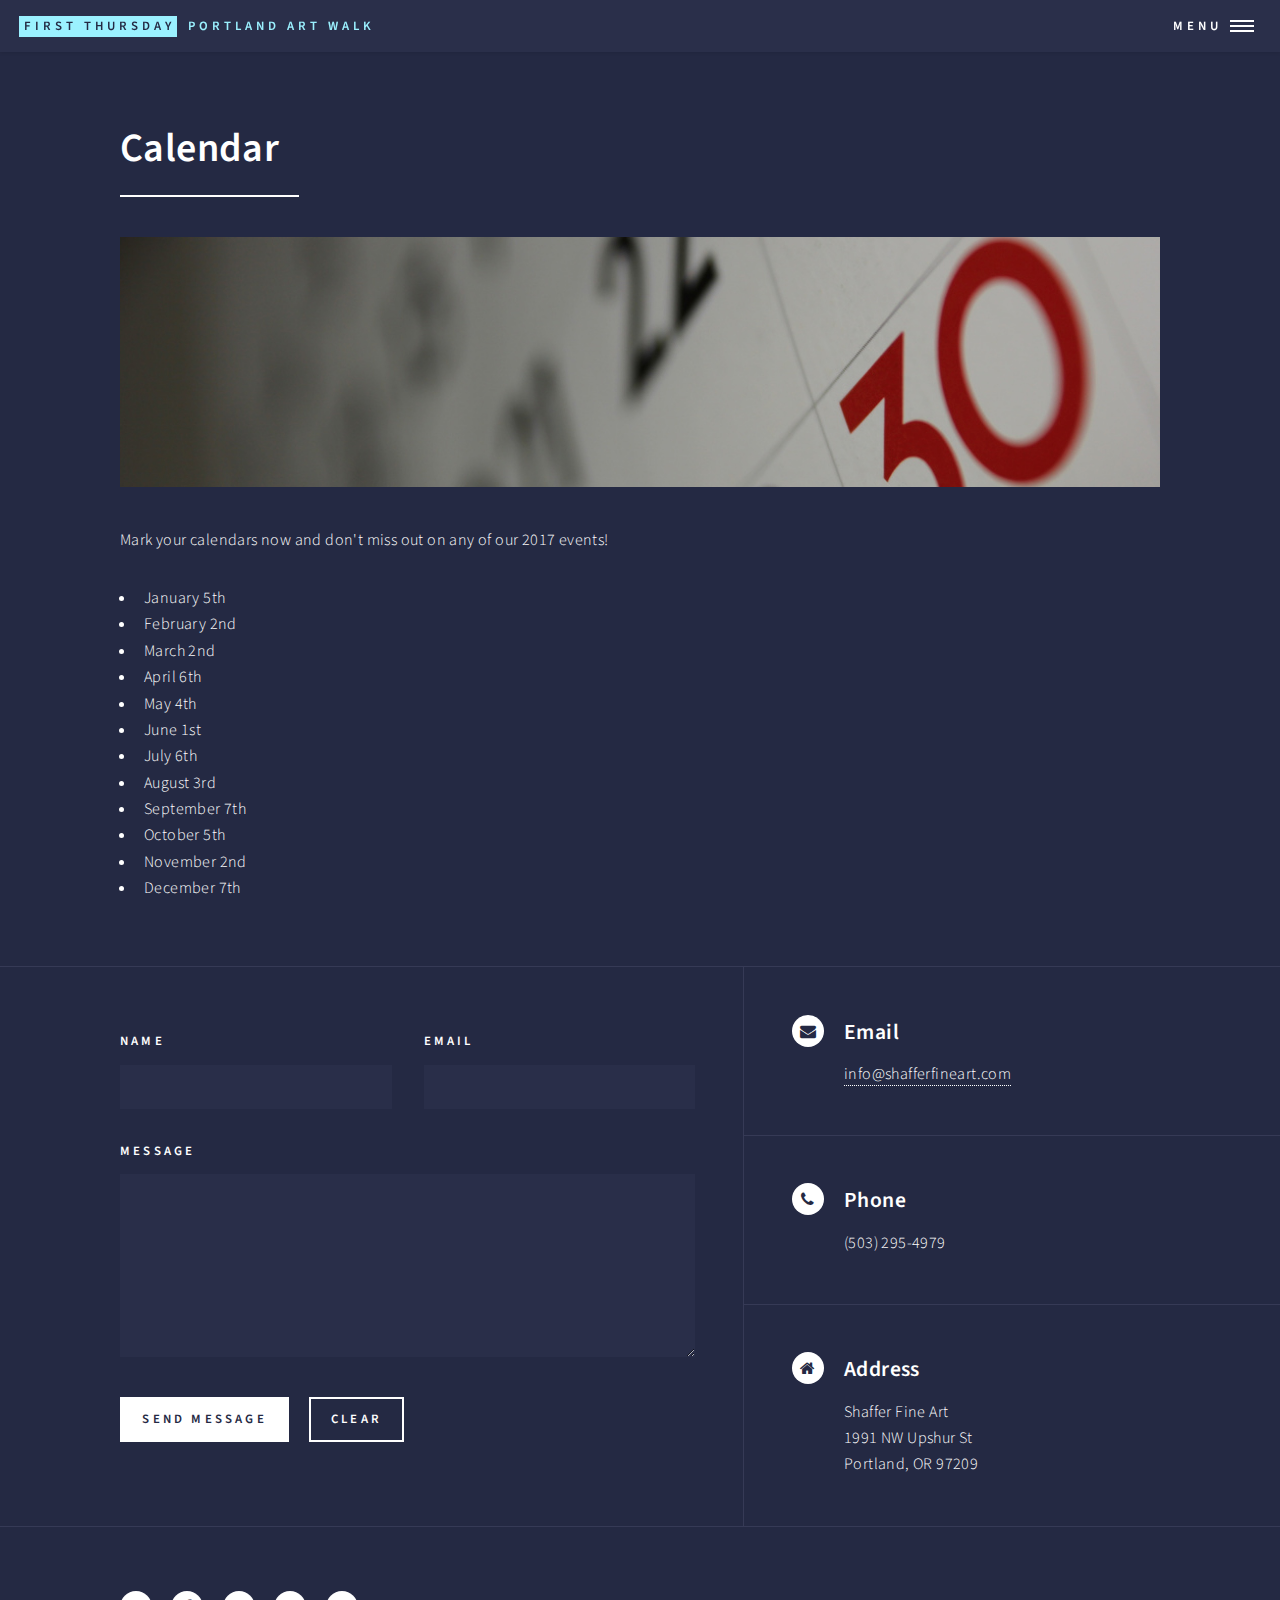
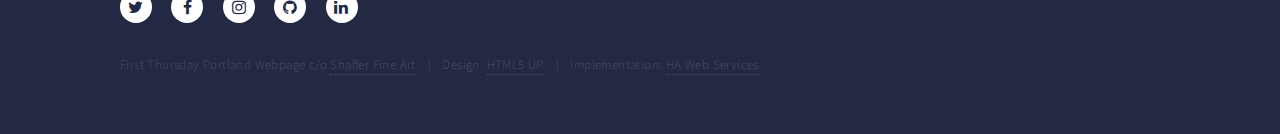
<file: html5up-forty/calendar.html>
<!DOCTYPE HTML>
<!--
	Forty by HTML5 UP
	html5up.net | @ajlkn
	Free for personal and commercial use under the CCA 3.0 license (html5up.net/license)
-->
<html>
	<head>
		<title>Calendar: First Thursday Portland</title>
		<meta charset="utf-8" />
		<meta name="viewport" content="width=device-width, initial-scale=1, user-scalable=no" />
		<!--[if lte IE 8]><script src="assets/js/ie/html5shiv.js"></script><![endif]-->
		<link rel="stylesheet" href="assets/css/main.css" />
		<!--[if lte IE 9]><link rel="stylesheet" href="assets/css/ie9.css" /><![endif]-->
		<!--[if lte IE 8]><link rel="stylesheet" href="assets/css/ie8.css" /><![endif]-->
	</head>
	<body>

		<!-- Wrapper -->
			<div id="wrapper">

				<!-- Header -->
					<header id="header">
						<a href="index.html" class="logo"><strong>First Thursday</strong> <span>Portland Art Walk</span></a>
						<nav>
							<a href="#menu">Menu</a>
						</nav>
					</header>

				<!-- Menu -->
					<nav id="menu">
						<ul class="links">
							<li><a href="index.html">Home</a></li>
							<li><a href="calendar.html">Calendar</a></li>
							<li><a href="gallery-list.html">Gallery List</a></li>
							<li><a href="featured-event.html">Featured Event</a></li>
							<li><a href="meet-the-artist.html">Meet the Artist</a></li>
							<li><a href="beginners-guide.html">Beginner's Guide</a></li>
							<li><a href="history.html">History</a></li>
						</ul>
						<!-- <ul class="actions vertical">
							<li><a href="#" class="button special fit">Get Started</a></li>
							<li><a href="#" class="button fit">Log In</a></li>
						</ul> -->
					</nav>

				<!-- Main -->
					<div id="main" class="alt">

						<!-- One -->
							<section id="one">
								<div class="inner">
									<header class="major">
										<h1>Calendar</h1>
									</header>
									<span class="image main"><img src="images/calendar_cropped.jpg" alt="" /></span>
									<p>Mark your calendars now and don't miss out on any of our 2017 events!</p>
									<ul>
										<li>January 5th</li>
										<li>February 2nd</li>
										<li>March 2nd</li>
										<li>April 6th</li>

										<li>May 4th</li>
										<li>June 1st</li>
										<li>July 6th</li>
										<li>August 3rd</li>

										<li>September 7th</li>
										<li>October 5th</li>
										<li>November 2nd</li>
										<li>December 7th</li>
									</ul>
								</div>
							</section>

					</div>

				<!-- Contact -->
					<section id="contact">
						<div class="inner">
							<section>
								<form method="post" action="#">
									<div class="field half first">
										<label for="name">Name</label>
										<input type="text" name="name" id="name" />
									</div>
									<div class="field half">
										<label for="email">Email</label>
										<input type="text" name="email" id="email" />
									</div>
									<div class="field">
										<label for="message">Message</label>
										<textarea name="message" id="message" rows="6"></textarea>
									</div>
									<ul class="actions">
										<li><input type="submit" value="Send Message" class="special" /></li>
										<li><input type="reset" value="Clear" /></li>
									</ul>
								</form>
							</section>
							<section class="split">
								<section>
									<div class="contact-method">
										<span class="icon alt fa-envelope"></span>
										<h3>Email</h3>
										<a href="#">info@shafferfineart.com</a>
									</div>
								</section>
								<section>
									<div class="contact-method">
										<span class="icon alt fa-phone"></span>
										<h3>Phone</h3>
										<span>(503) 295-4979</span>
									</div>
								</section>
								<section>
									<div class="contact-method">
										<span class="icon alt fa-home"></span>
										<h3>Address</h3>
										<span>Shaffer Fine Art<br />
										1991 NW Upshur St<br />
										Portland, OR 97209</span>
									</div>
								</section>
							</section>
						</div>
					</section>

				<!-- Footer -->
					<footer id="footer">
						<div class="inner">
							<ul class="icons">
								<li><a href="#" class="icon alt fa-twitter"><span class="label">Twitter</span></a></li>
								<li><a href="#" class="icon alt fa-facebook"><span class="label">Facebook</span></a></li>
								<li><a href="#" class="icon alt fa-instagram"><span class="label">Instagram</span></a></li>
								<li><a href="#" class="icon alt fa-github"><span class="label">GitHub</span></a></li>
								<li><a href="#" class="icon alt fa-linkedin"><span class="label">LinkedIn</span></a></li>
							</ul>
							<ul class="copyright">
								<li>First Thursday Portland Webpage c/o <a href="http://shafferfineart.com/">Shaffer Fine Art</a></li><li>Design: <a href="https://html5up.net">HTML5 UP</a></li><li>Implementation: <a href="http://hawebservices.com/">HA Web Services</a></li>
							</ul>
						</div>
					</footer>

			</div>

		<!-- Scripts -->
			<script src="assets/js/jquery.min.js"></script>
			<script src="assets/js/jquery.scrolly.min.js"></script>
			<script src="assets/js/jquery.scrollex.min.js"></script>
			<script src="assets/js/skel.min.js"></script>
			<script src="assets/js/util.js"></script>
			<!--[if lte IE 8]><script src="assets/js/ie/respond.min.js"></script><![endif]-->
			<script src="assets/js/main.js"></script>

	</body>
</html>
</file>
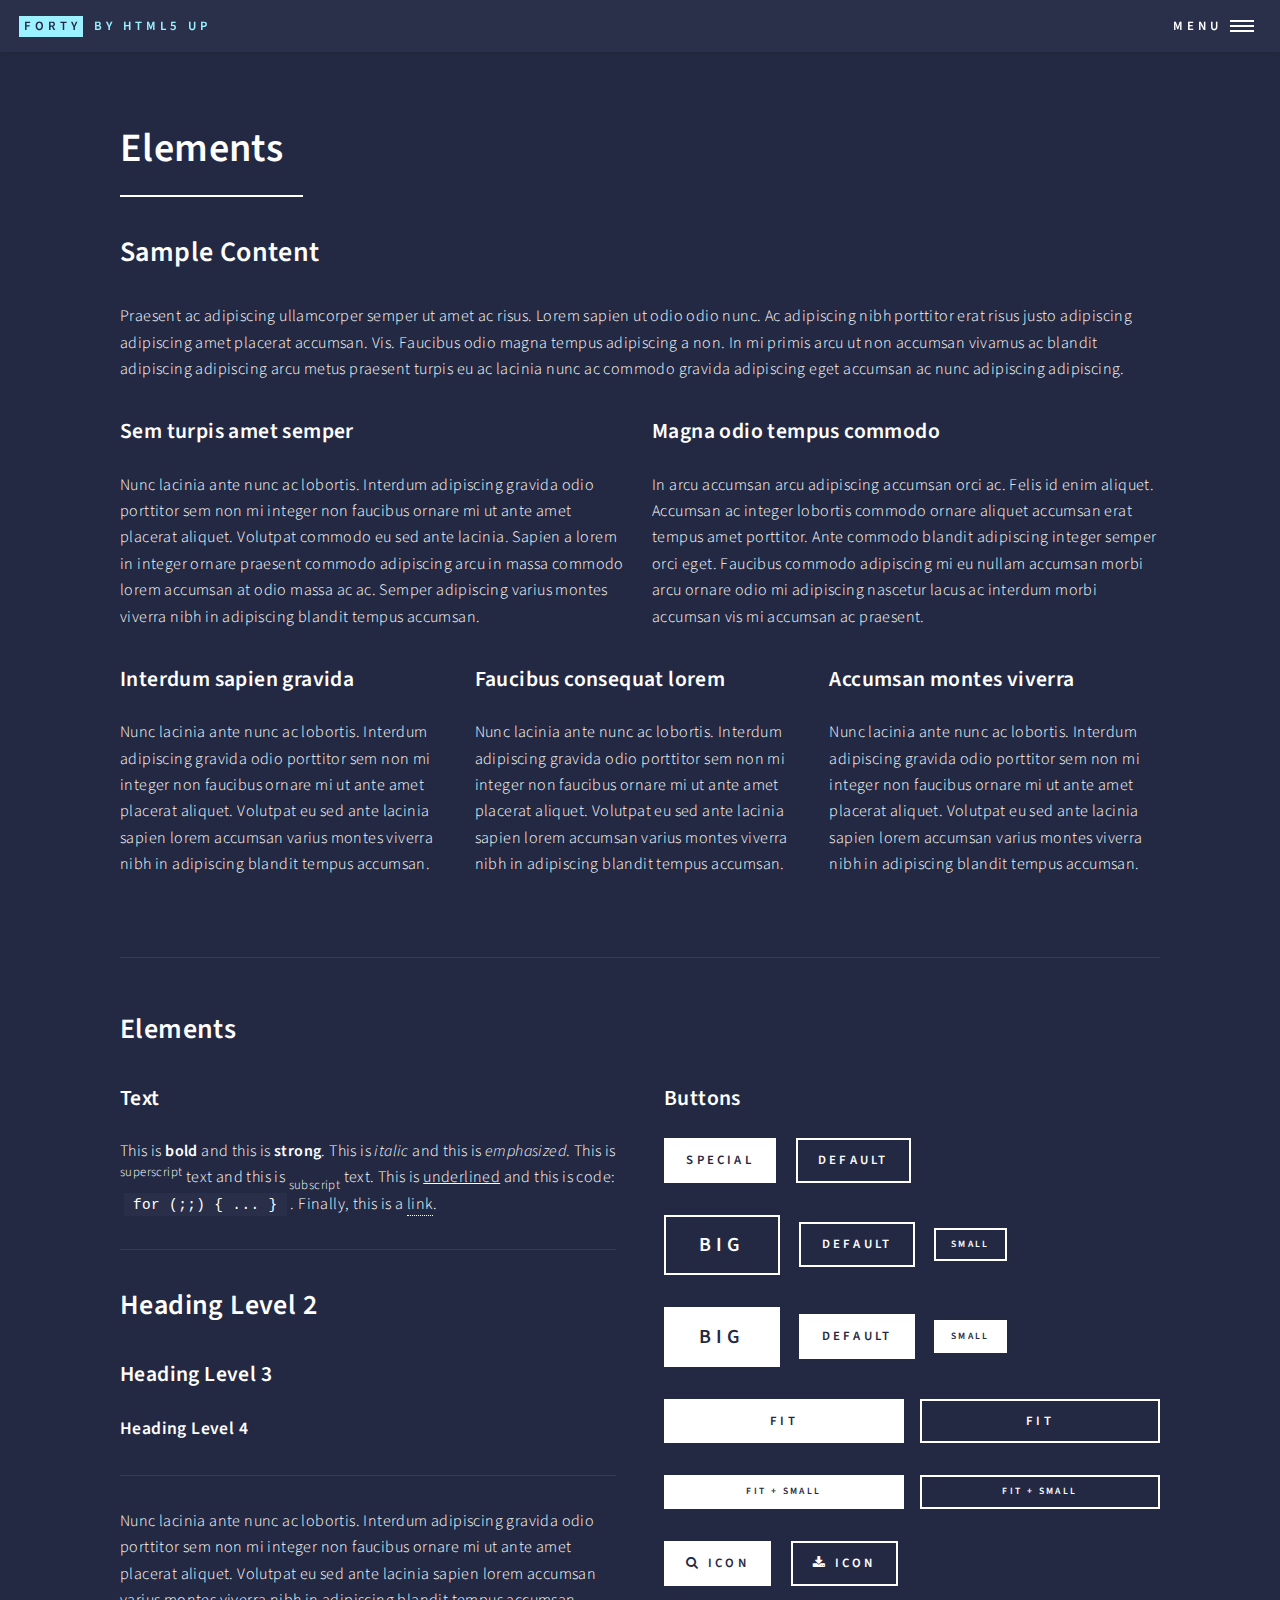
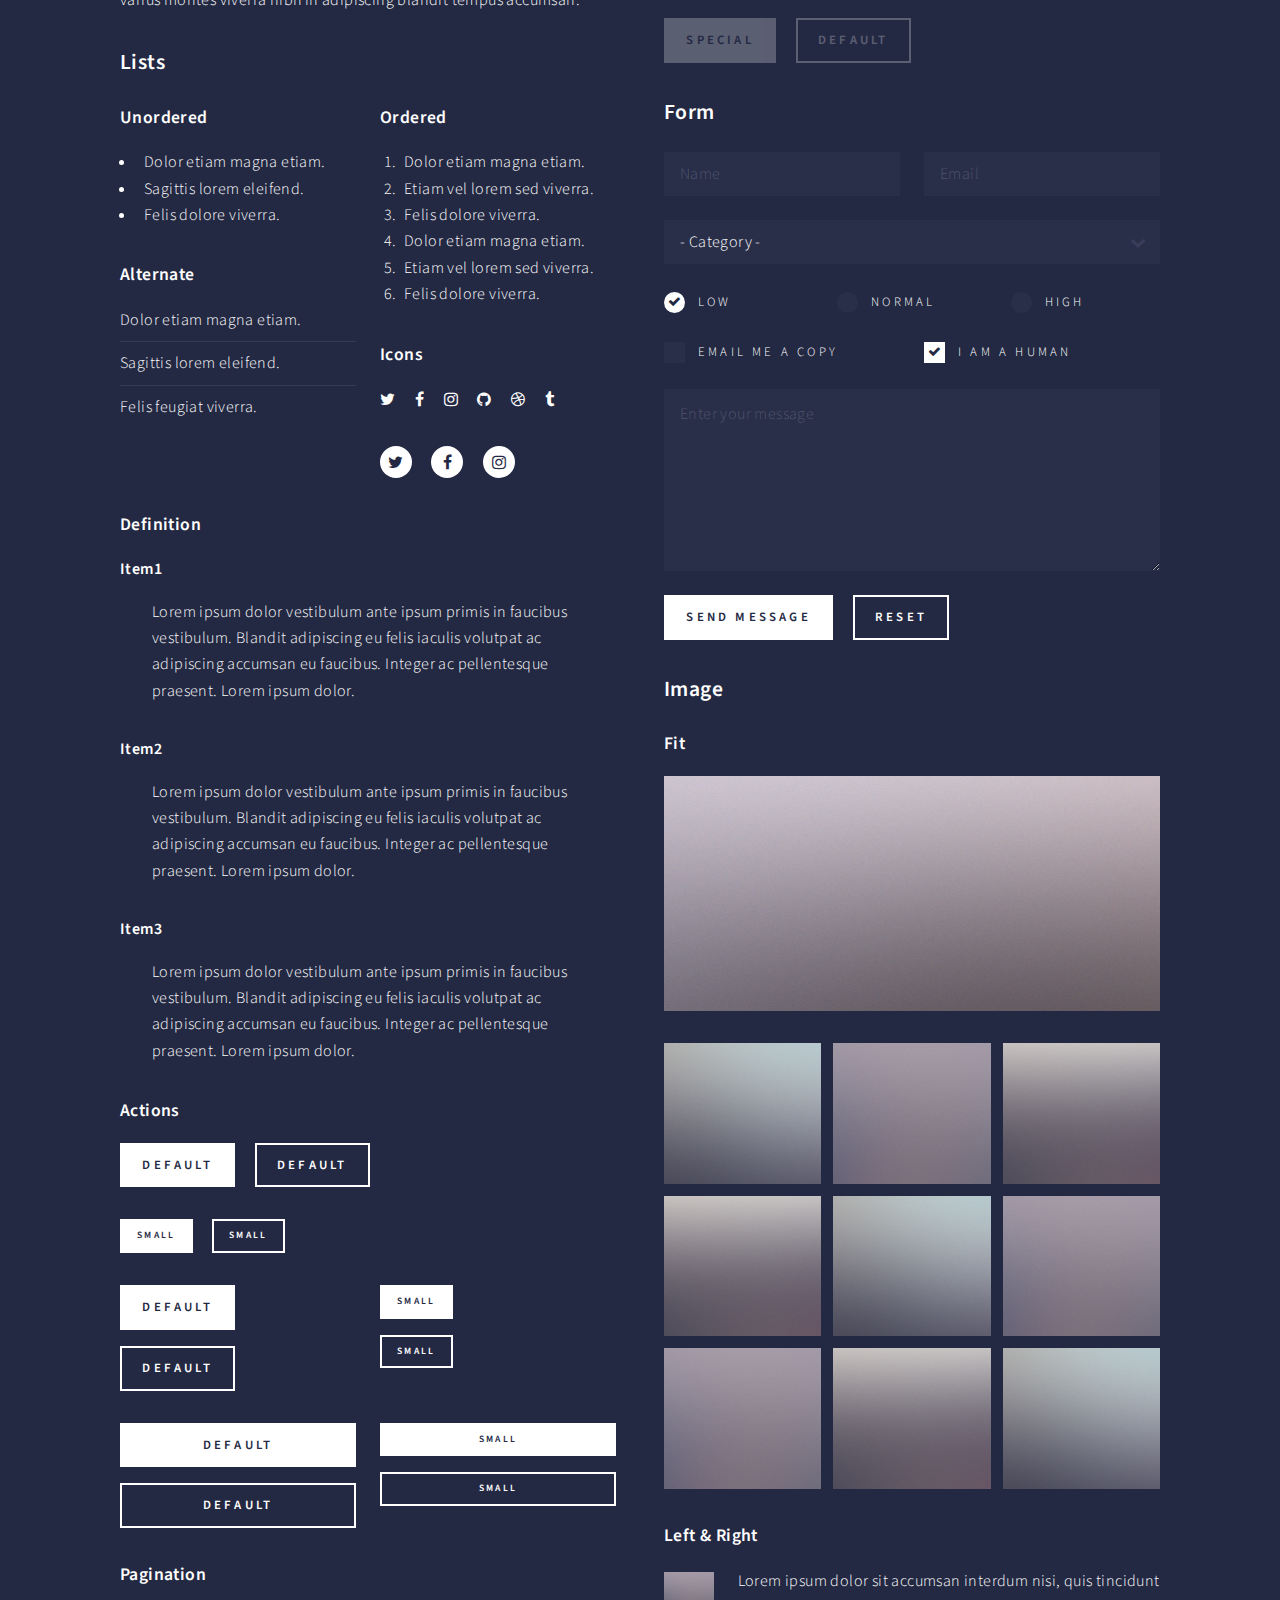
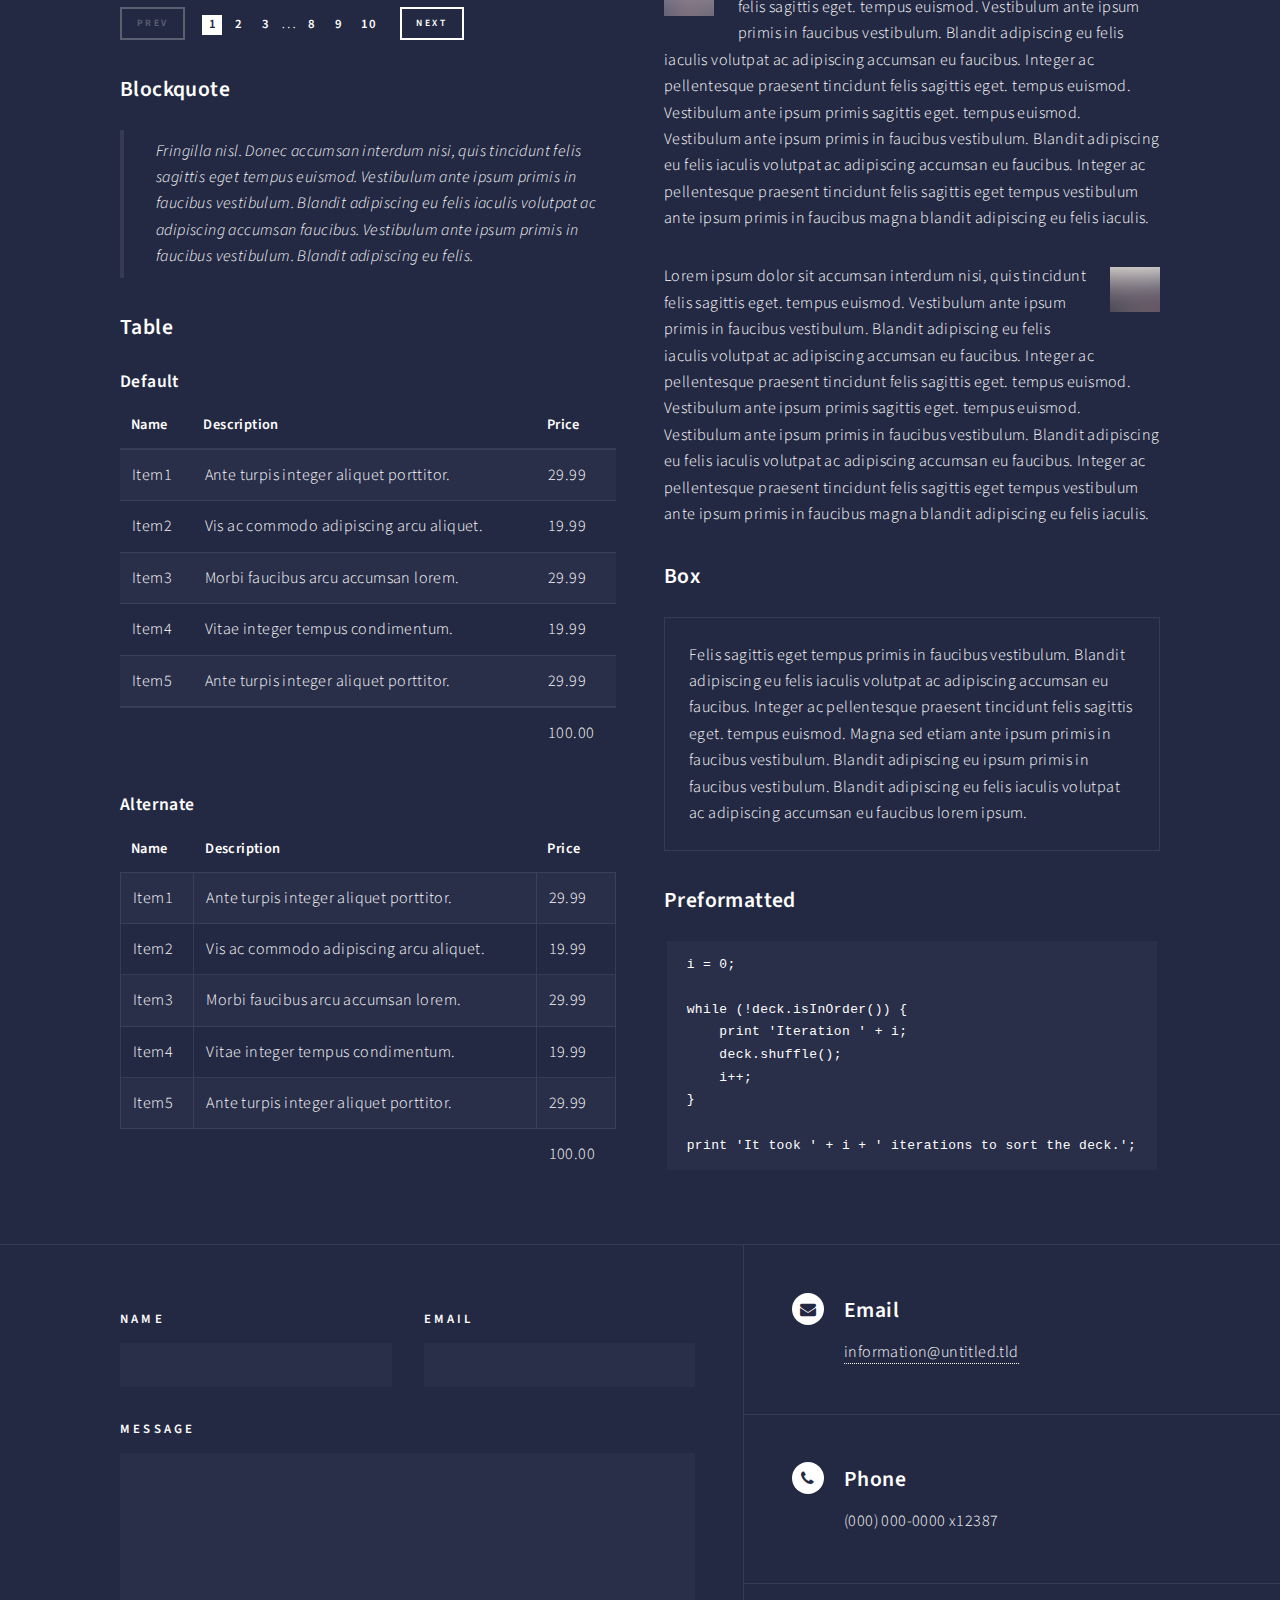
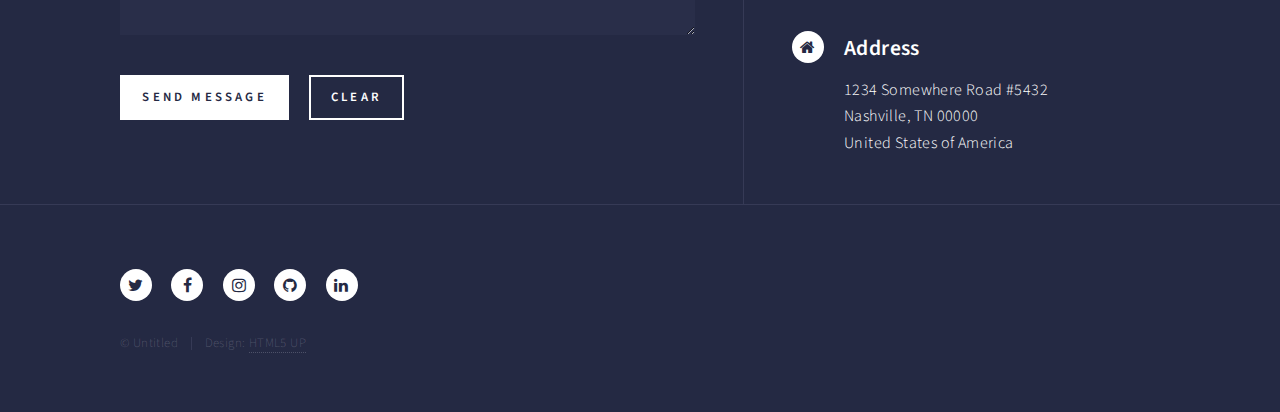
<file: html5up-forty/elements.html>
<!DOCTYPE HTML>
<!--
	Forty by HTML5 UP
	html5up.net | @ajlkn
	Free for personal and commercial use under the CCA 3.0 license (html5up.net/license)
-->
<html>
	<head>
		<title>Elements - Forty by HTML5 UP</title>
		<meta charset="utf-8" />
		<meta name="viewport" content="width=device-width, initial-scale=1, user-scalable=no" />
		<!--[if lte IE 8]><script src="assets/js/ie/html5shiv.js"></script><![endif]-->
		<link rel="stylesheet" href="assets/css/main.css" />
		<!--[if lte IE 9]><link rel="stylesheet" href="assets/css/ie9.css" /><![endif]-->
		<!--[if lte IE 8]><link rel="stylesheet" href="assets/css/ie8.css" /><![endif]-->
	</head>
	<body>

		<!-- Wrapper -->
			<div id="wrapper">

				<!-- Header -->
					<header id="header">
						<a href="index.html" class="logo"><strong>Forty</strong> <span>by HTML5 UP</span></a>
						<nav>
							<a href="#menu">Menu</a>
						</nav>
					</header>

				<!-- Menu -->
					<nav id="menu">
						<ul class="links">
							<li><a href="index.html">Home</a></li>
							<li><a href="landing.html">Landing</a></li>
							<li><a href="generic.html">Generic</a></li>
							<li><a href="elements.html">Elements</a></li>
						</ul>
						<ul class="actions vertical">
							<li><a href="#" class="button special fit">Get Started</a></li>
							<li><a href="#" class="button fit">Log In</a></li>
						</ul>
					</nav>

				<!-- Main -->
					<div id="main" class="alt">

						<!-- One -->
							<section id="one">
								<div class="inner">
									<header class="major">
										<h1>Elements</h1>
									</header>

									<!-- Content -->
										<h2 id="content">Sample Content</h2>
										<p>Praesent ac adipiscing ullamcorper semper ut amet ac risus. Lorem sapien ut odio odio nunc. Ac adipiscing nibh porttitor erat risus justo adipiscing adipiscing amet placerat accumsan. Vis. Faucibus odio magna tempus adipiscing a non. In mi primis arcu ut non accumsan vivamus ac blandit adipiscing adipiscing arcu metus praesent turpis eu ac lacinia nunc ac commodo gravida adipiscing eget accumsan ac nunc adipiscing adipiscing.</p>
										<div class="row">
											<div class="6u 12u$(small)">
												<h3>Sem turpis amet semper</h3>
												<p>Nunc lacinia ante nunc ac lobortis. Interdum adipiscing gravida odio porttitor sem non mi integer non faucibus ornare mi ut ante amet placerat aliquet. Volutpat commodo eu sed ante lacinia. Sapien a lorem in integer ornare praesent commodo adipiscing arcu in massa commodo lorem accumsan at odio massa ac ac. Semper adipiscing varius montes viverra nibh in adipiscing blandit tempus accumsan.</p>
											</div>
											<div class="6u$ 12u$(small)">
												<h3>Magna odio tempus commodo</h3>
												<p>In arcu accumsan arcu adipiscing accumsan orci ac. Felis id enim aliquet. Accumsan ac integer lobortis commodo ornare aliquet accumsan erat tempus amet porttitor. Ante commodo blandit adipiscing integer semper orci eget. Faucibus commodo adipiscing mi eu nullam accumsan morbi arcu ornare odio mi adipiscing nascetur lacus ac interdum morbi accumsan vis mi accumsan ac praesent.</p>
											</div>
											<!-- Break -->
											<div class="4u 12u$(medium)">
												<h3>Interdum sapien gravida</h3>
												<p>Nunc lacinia ante nunc ac lobortis. Interdum adipiscing gravida odio porttitor sem non mi integer non faucibus ornare mi ut ante amet placerat aliquet. Volutpat eu sed ante lacinia sapien lorem accumsan varius montes viverra nibh in adipiscing blandit tempus accumsan.</p>
											</div>
											<div class="4u 12u$(medium)">
												<h3>Faucibus consequat lorem</h3>
												<p>Nunc lacinia ante nunc ac lobortis. Interdum adipiscing gravida odio porttitor sem non mi integer non faucibus ornare mi ut ante amet placerat aliquet. Volutpat eu sed ante lacinia sapien lorem accumsan varius montes viverra nibh in adipiscing blandit tempus accumsan.</p>
											</div>
											<div class="4u$ 12u$(medium)">
												<h3>Accumsan montes viverra</h3>
												<p>Nunc lacinia ante nunc ac lobortis. Interdum adipiscing gravida odio porttitor sem non mi integer non faucibus ornare mi ut ante amet placerat aliquet. Volutpat eu sed ante lacinia sapien lorem accumsan varius montes viverra nibh in adipiscing blandit tempus accumsan.</p>
											</div>
										</div>

									<hr class="major" />

									<!-- Elements -->
										<h2 id="elements">Elements</h2>
										<div class="row 200%">
											<div class="6u 12u$(medium)">

												<!-- Text stuff -->
													<h3>Text</h3>
													<p>This is <b>bold</b> and this is <strong>strong</strong>. This is <i>italic</i> and this is <em>emphasized</em>.
													This is <sup>superscript</sup> text and this is <sub>subscript</sub> text.
													This is <u>underlined</u> and this is code: <code>for (;;) { ... }</code>.
													Finally, this is a <a href="#">link</a>.</p>
													<hr />
													<h2>Heading Level 2</h2>
													<h3>Heading Level 3</h3>
													<h4>Heading Level 4</h4>
													<hr />
													<p>Nunc lacinia ante nunc ac lobortis. Interdum adipiscing gravida odio porttitor sem non mi integer non faucibus ornare mi ut ante amet placerat aliquet. Volutpat eu sed ante lacinia sapien lorem accumsan varius montes viverra nibh in adipiscing blandit tempus accumsan.</p>

												<!-- Lists -->
													<h3>Lists</h3>
													<div class="row">
														<div class="6u 12u$(small)">

															<h4>Unordered</h4>
															<ul>
																<li>Dolor etiam magna etiam.</li>
																<li>Sagittis lorem eleifend.</li>
																<li>Felis dolore viverra.</li>
															</ul>

															<h4>Alternate</h4>
															<ul class="alt">
																<li>Dolor etiam magna etiam.</li>
																<li>Sagittis lorem eleifend.</li>
																<li>Felis feugiat viverra.</li>
															</ul>

														</div>
														<div class="6u$ 12u$(small)">

															<h4>Ordered</h4>
															<ol>
																<li>Dolor etiam magna etiam.</li>
																<li>Etiam vel lorem sed viverra.</li>
																<li>Felis dolore viverra.</li>
																<li>Dolor etiam magna etiam.</li>
																<li>Etiam vel lorem sed viverra.</li>
																<li>Felis dolore viverra.</li>
															</ol>

															<h4>Icons</h4>
															<ul class="icons">
																<li><a href="#" class="icon fa-twitter"><span class="label">Twitter</span></a></li>
																<li><a href="#" class="icon fa-facebook"><span class="label">Facebook</span></a></li>
																<li><a href="#" class="icon fa-instagram"><span class="label">Instagram</span></a></li>
																<li><a href="#" class="icon fa-github"><span class="label">Github</span></a></li>
																<li><a href="#" class="icon fa-dribbble"><span class="label">Dribbble</span></a></li>
																<li><a href="#" class="icon fa-tumblr"><span class="label">Tumblr</span></a></li>
															</ul>
															<ul class="icons">
																<li><a href="#" class="icon alt fa-twitter"><span class="label">Twitter</span></a></li>
																<li><a href="#" class="icon alt fa-facebook"><span class="label">Facebook</span></a></li>
																<li><a href="#" class="icon alt fa-instagram"><span class="label">Instagram</span></a></li>
															</ul>

														</div>
													</div>
													<h4>Definition</h4>
													<dl>
														<dt>Item1</dt>
														<dd>
															<p>Lorem ipsum dolor vestibulum ante ipsum primis in faucibus vestibulum. Blandit adipiscing eu felis iaculis volutpat ac adipiscing accumsan eu faucibus. Integer ac pellentesque praesent. Lorem ipsum dolor.</p>
														</dd>
														<dt>Item2</dt>
														<dd>
															<p>Lorem ipsum dolor vestibulum ante ipsum primis in faucibus vestibulum. Blandit adipiscing eu felis iaculis volutpat ac adipiscing accumsan eu faucibus. Integer ac pellentesque praesent. Lorem ipsum dolor.</p>
														</dd>
														<dt>Item3</dt>
														<dd>
															<p>Lorem ipsum dolor vestibulum ante ipsum primis in faucibus vestibulum. Blandit adipiscing eu felis iaculis volutpat ac adipiscing accumsan eu faucibus. Integer ac pellentesque praesent. Lorem ipsum dolor.</p>
														</dd>
													</dl>

													<h4>Actions</h4>
													<ul class="actions">
														<li><a href="#" class="button special">Default</a></li>
														<li><a href="#" class="button">Default</a></li>
													</ul>
													<ul class="actions small">
														<li><a href="#" class="button special small">Small</a></li>
														<li><a href="#" class="button small">Small</a></li>
													</ul>
													<div class="row">
														<div class="6u 12u$(small)">
															<ul class="actions vertical">
																<li><a href="#" class="button special">Default</a></li>
																<li><a href="#" class="button">Default</a></li>
															</ul>
														</div>
														<div class="6u$ 12u$(small)">
															<ul class="actions vertical small">
																<li><a href="#" class="button special small">Small</a></li>
																<li><a href="#" class="button small">Small</a></li>
															</ul>
														</div>
														<div class="6u 12u$(small)">
															<ul class="actions vertical">
																<li><a href="#" class="button special fit">Default</a></li>
																<li><a href="#" class="button fit">Default</a></li>
															</ul>
														</div>
														<div class="6u$ 12u$(small)">
															<ul class="actions vertical small">
																<li><a href="#" class="button special small fit">Small</a></li>
																<li><a href="#" class="button small fit">Small</a></li>
															</ul>
														</div>
													</div>

													<h4>Pagination</h4>
													<ul class="pagination">
														<li><span class="button small disabled">Prev</span></li>
														<li><a href="#" class="page active">1</a></li>
														<li><a href="#" class="page">2</a></li>
														<li><a href="#" class="page">3</a></li>
														<li><span>&hellip;</span></li>
														<li><a href="#" class="page">8</a></li>
														<li><a href="#" class="page">9</a></li>
														<li><a href="#" class="page">10</a></li>
														<li><a href="#" class="button small">Next</a></li>
													</ul>

												<!-- Blockquote -->
													<h3>Blockquote</h3>
													<blockquote>Fringilla nisl. Donec accumsan interdum nisi, quis tincidunt felis sagittis eget tempus euismod. Vestibulum ante ipsum primis in faucibus vestibulum. Blandit adipiscing eu felis iaculis volutpat ac adipiscing accumsan faucibus. Vestibulum ante ipsum primis in faucibus vestibulum. Blandit adipiscing eu felis.</blockquote>

												<!-- Table -->
													<h3>Table</h3>

													<h4>Default</h4>
													<div class="table-wrapper">
														<table>
															<thead>
																<tr>
																	<th>Name</th>
																	<th>Description</th>
																	<th>Price</th>
																</tr>
															</thead>
															<tbody>
																<tr>
																	<td>Item1</td>
																	<td>Ante turpis integer aliquet porttitor.</td>
																	<td>29.99</td>
																</tr>
																<tr>
																	<td>Item2</td>
																	<td>Vis ac commodo adipiscing arcu aliquet.</td>
																	<td>19.99</td>
																</tr>
																<tr>
																	<td>Item3</td>
																	<td> Morbi faucibus arcu accumsan lorem.</td>
																	<td>29.99</td>
																</tr>
																<tr>
																	<td>Item4</td>
																	<td>Vitae integer tempus condimentum.</td>
																	<td>19.99</td>
																</tr>
																<tr>
																	<td>Item5</td>
																	<td>Ante turpis integer aliquet porttitor.</td>
																	<td>29.99</td>
																</tr>
															</tbody>
															<tfoot>
																<tr>
																	<td colspan="2"></td>
																	<td>100.00</td>
																</tr>
															</tfoot>
														</table>
													</div>

													<h4>Alternate</h4>
													<div class="table-wrapper">
														<table class="alt">
															<thead>
																<tr>
																	<th>Name</th>
																	<th>Description</th>
																	<th>Price</th>
																</tr>
															</thead>
															<tbody>
																<tr>
																	<td>Item1</td>
																	<td>Ante turpis integer aliquet porttitor.</td>
																	<td>29.99</td>
																</tr>
																<tr>
																	<td>Item2</td>
																	<td>Vis ac commodo adipiscing arcu aliquet.</td>
																	<td>19.99</td>
																</tr>
																<tr>
																	<td>Item3</td>
																	<td> Morbi faucibus arcu accumsan lorem.</td>
																	<td>29.99</td>
																</tr>
																<tr>
																	<td>Item4</td>
																	<td>Vitae integer tempus condimentum.</td>
																	<td>19.99</td>
																</tr>
																<tr>
																	<td>Item5</td>
																	<td>Ante turpis integer aliquet porttitor.</td>
																	<td>29.99</td>
																</tr>
															</tbody>
															<tfoot>
																<tr>
																	<td colspan="2"></td>
																	<td>100.00</td>
																</tr>
															</tfoot>
														</table>
													</div>

											</div>
											<div class="6u$ 12u$(medium)">

												<!-- Buttons -->
													<h3>Buttons</h3>
													<ul class="actions">
														<li><a href="#" class="button special">Special</a></li>
														<li><a href="#" class="button">Default</a></li>
													</ul>
													<ul class="actions">
														<li><a href="#" class="button big">Big</a></li>
														<li><a href="#" class="button">Default</a></li>
														<li><a href="#" class="button small">Small</a></li>
													</ul>
													<ul class="actions">
														<li><a href="#" class="button special big">Big</a></li>
														<li><a href="#" class="button special">Default</a></li>
														<li><a href="#" class="button special small">Small</a></li>
													</ul>
													<ul class="actions fit">
														<li><a href="#" class="button special fit">Fit</a></li>
														<li><a href="#" class="button fit">Fit</a></li>
													</ul>
													<ul class="actions fit small">
														<li><a href="#" class="button special fit small">Fit + Small</a></li>
														<li><a href="#" class="button fit small">Fit + Small</a></li>
													</ul>
													<ul class="actions">
														<li><a href="#" class="button special icon fa-search">Icon</a></li>
														<li><a href="#" class="button icon fa-download">Icon</a></li>
													</ul>
													<ul class="actions">
														<li><span class="button special disabled">Special</span></li>
														<li><span class="button disabled">Default</span></li>
													</ul>

												<!-- Form -->
													<h3>Form</h3>

													<form method="post" action="#">
														<div class="row uniform">
															<div class="6u 12u$(xsmall)">
																<input type="text" name="demo-name" id="demo-name" value="" placeholder="Name" />
															</div>
															<div class="6u$ 12u$(xsmall)">
																<input type="email" name="demo-email" id="demo-email" value="" placeholder="Email" />
															</div>
															<!-- Break -->
															<div class="12u$">
																<div class="select-wrapper">
																	<select name="demo-category" id="demo-category">
																		<option value="">- Category -</option>
																		<option value="1">Manufacturing</option>
																		<option value="1">Shipping</option>
																		<option value="1">Administration</option>
																		<option value="1">Human Resources</option>
																	</select>
																</div>
															</div>
															<!-- Break -->
															<div class="4u 12u$(small)">
																<input type="radio" id="demo-priority-low" name="demo-priority" checked>
																<label for="demo-priority-low">Low</label>
															</div>
															<div class="4u 12u$(small)">
																<input type="radio" id="demo-priority-normal" name="demo-priority">
																<label for="demo-priority-normal">Normal</label>
															</div>
															<div class="4u$ 12u$(small)">
																<input type="radio" id="demo-priority-high" name="demo-priority">
																<label for="demo-priority-high">High</label>
															</div>
															<!-- Break -->
															<div class="6u 12u$(small)">
																<input type="checkbox" id="demo-copy" name="demo-copy">
																<label for="demo-copy">Email me a copy</label>
															</div>
															<div class="6u$ 12u$(small)">
																<input type="checkbox" id="demo-human" name="demo-human" checked>
																<label for="demo-human">I am a human</label>
															</div>
															<!-- Break -->
															<div class="12u$">
																<textarea name="demo-message" id="demo-message" placeholder="Enter your message" rows="6"></textarea>
															</div>
															<!-- Break -->
															<div class="12u$">
																<ul class="actions">
																	<li><input type="submit" value="Send Message" class="special" /></li>
																	<li><input type="reset" value="Reset" /></li>
																</ul>
															</div>
														</div>
													</form>

												<!-- Image -->
													<h3>Image</h3>

													<h4>Fit</h4>
													<span class="image fit"><img src="images/pic03.jpg" alt="" /></span>
													<div class="box alt">
														<div class="row 50% uniform">
															<div class="4u"><span class="image fit"><img src="images/pic08.jpg" alt="" /></span></div>
															<div class="4u"><span class="image fit"><img src="images/pic09.jpg" alt="" /></span></div>
															<div class="4u$"><span class="image fit"><img src="images/pic10.jpg" alt="" /></span></div>
															<!-- Break -->
															<div class="4u"><span class="image fit"><img src="images/pic10.jpg" alt="" /></span></div>
															<div class="4u"><span class="image fit"><img src="images/pic08.jpg" alt="" /></span></div>
															<div class="4u$"><span class="image fit"><img src="images/pic09.jpg" alt="" /></span></div>
															<!-- Break -->
															<div class="4u"><span class="image fit"><img src="images/pic09.jpg" alt="" /></span></div>
															<div class="4u"><span class="image fit"><img src="images/pic10.jpg" alt="" /></span></div>
															<div class="4u$"><span class="image fit"><img src="images/pic08.jpg" alt="" /></span></div>
														</div>
													</div>

													<h4>Left &amp; Right</h4>
													<p><span class="image left"><img src="images/pic09.jpg" alt="" /></span>Lorem ipsum dolor sit accumsan interdum nisi, quis tincidunt felis sagittis eget. tempus euismod. Vestibulum ante ipsum primis in faucibus vestibulum. Blandit adipiscing eu felis iaculis volutpat ac adipiscing accumsan eu faucibus. Integer ac pellentesque praesent tincidunt felis sagittis eget. tempus euismod. Vestibulum ante ipsum primis sagittis eget. tempus euismod. Vestibulum ante ipsum primis in faucibus vestibulum. Blandit adipiscing eu felis iaculis volutpat ac adipiscing accumsan eu faucibus. Integer ac pellentesque praesent tincidunt felis sagittis eget tempus vestibulum ante ipsum primis in faucibus magna blandit adipiscing eu felis iaculis.</p>
													<p><span class="image right"><img src="images/pic10.jpg" alt="" /></span>Lorem ipsum dolor sit accumsan interdum nisi, quis tincidunt felis sagittis eget. tempus euismod. Vestibulum ante ipsum primis in faucibus vestibulum. Blandit adipiscing eu felis iaculis volutpat ac adipiscing accumsan eu faucibus. Integer ac pellentesque praesent tincidunt felis sagittis eget. tempus euismod. Vestibulum ante ipsum primis sagittis eget. tempus euismod. Vestibulum ante ipsum primis in faucibus vestibulum. Blandit adipiscing eu felis iaculis volutpat ac adipiscing accumsan eu faucibus. Integer ac pellentesque praesent tincidunt felis sagittis eget tempus vestibulum ante ipsum primis in faucibus magna blandit adipiscing eu felis iaculis.</p>

												<!-- Box -->
													<h3>Box</h3>
													<div class="box">
														<p>Felis sagittis eget tempus primis in faucibus vestibulum. Blandit adipiscing eu felis iaculis volutpat ac adipiscing accumsan eu faucibus. Integer ac pellentesque praesent tincidunt felis sagittis eget. tempus euismod. Magna sed etiam ante ipsum primis in faucibus vestibulum. Blandit adipiscing eu ipsum primis in faucibus vestibulum. Blandit adipiscing eu felis iaculis volutpat ac adipiscing accumsan eu faucibus lorem ipsum.</p>
													</div>

												<!-- Preformatted Code -->
													<h3>Preformatted</h3>
													<pre><code>i = 0;

while (!deck.isInOrder()) {
    print 'Iteration ' + i;
    deck.shuffle();
    i++;
}

print 'It took ' + i + ' iterations to sort the deck.';
</code></pre>

											</div>
										</div>

								</div>
							</section>

					</div>

				<!-- Contact -->
					<section id="contact">
						<div class="inner">
							<section>
								<form method="post" action="#">
									<div class="field half first">
										<label for="name">Name</label>
										<input type="text" name="name" id="name" />
									</div>
									<div class="field half">
										<label for="email">Email</label>
										<input type="text" name="email" id="email" />
									</div>
									<div class="field">
										<label for="message">Message</label>
										<textarea name="message" id="message" rows="6"></textarea>
									</div>
									<ul class="actions">
										<li><input type="submit" value="Send Message" class="special" /></li>
										<li><input type="reset" value="Clear" /></li>
									</ul>
								</form>
							</section>
							<section class="split">
								<section>
									<div class="contact-method">
										<span class="icon alt fa-envelope"></span>
										<h3>Email</h3>
										<a href="#">information@untitled.tld</a>
									</div>
								</section>
								<section>
									<div class="contact-method">
										<span class="icon alt fa-phone"></span>
										<h3>Phone</h3>
										<span>(000) 000-0000 x12387</span>
									</div>
								</section>
								<section>
									<div class="contact-method">
										<span class="icon alt fa-home"></span>
										<h3>Address</h3>
										<span>1234 Somewhere Road #5432<br />
										Nashville, TN 00000<br />
										United States of America</span>
									</div>
								</section>
							</section>
						</div>
					</section>

				<!-- Footer -->
					<footer id="footer">
						<div class="inner">
							<ul class="icons">
								<li><a href="#" class="icon alt fa-twitter"><span class="label">Twitter</span></a></li>
								<li><a href="#" class="icon alt fa-facebook"><span class="label">Facebook</span></a></li>
								<li><a href="#" class="icon alt fa-instagram"><span class="label">Instagram</span></a></li>
								<li><a href="#" class="icon alt fa-github"><span class="label">GitHub</span></a></li>
								<li><a href="#" class="icon alt fa-linkedin"><span class="label">LinkedIn</span></a></li>
							</ul>
							<ul class="copyright">
								<li>&copy; Untitled</li><li>Design: <a href="https://html5up.net">HTML5 UP</a></li>
							</ul>
						</div>
					</footer>

			</div>

		<!-- Scripts -->
			<script src="assets/js/jquery.min.js"></script>
			<script src="assets/js/jquery.scrolly.min.js"></script>
			<script src="assets/js/jquery.scrollex.min.js"></script>
			<script src="assets/js/skel.min.js"></script>
			<script src="assets/js/util.js"></script>
			<!--[if lte IE 8]><script src="assets/js/ie/respond.min.js"></script><![endif]-->
			<script src="assets/js/main.js"></script>

	</body>
</html>
</file>
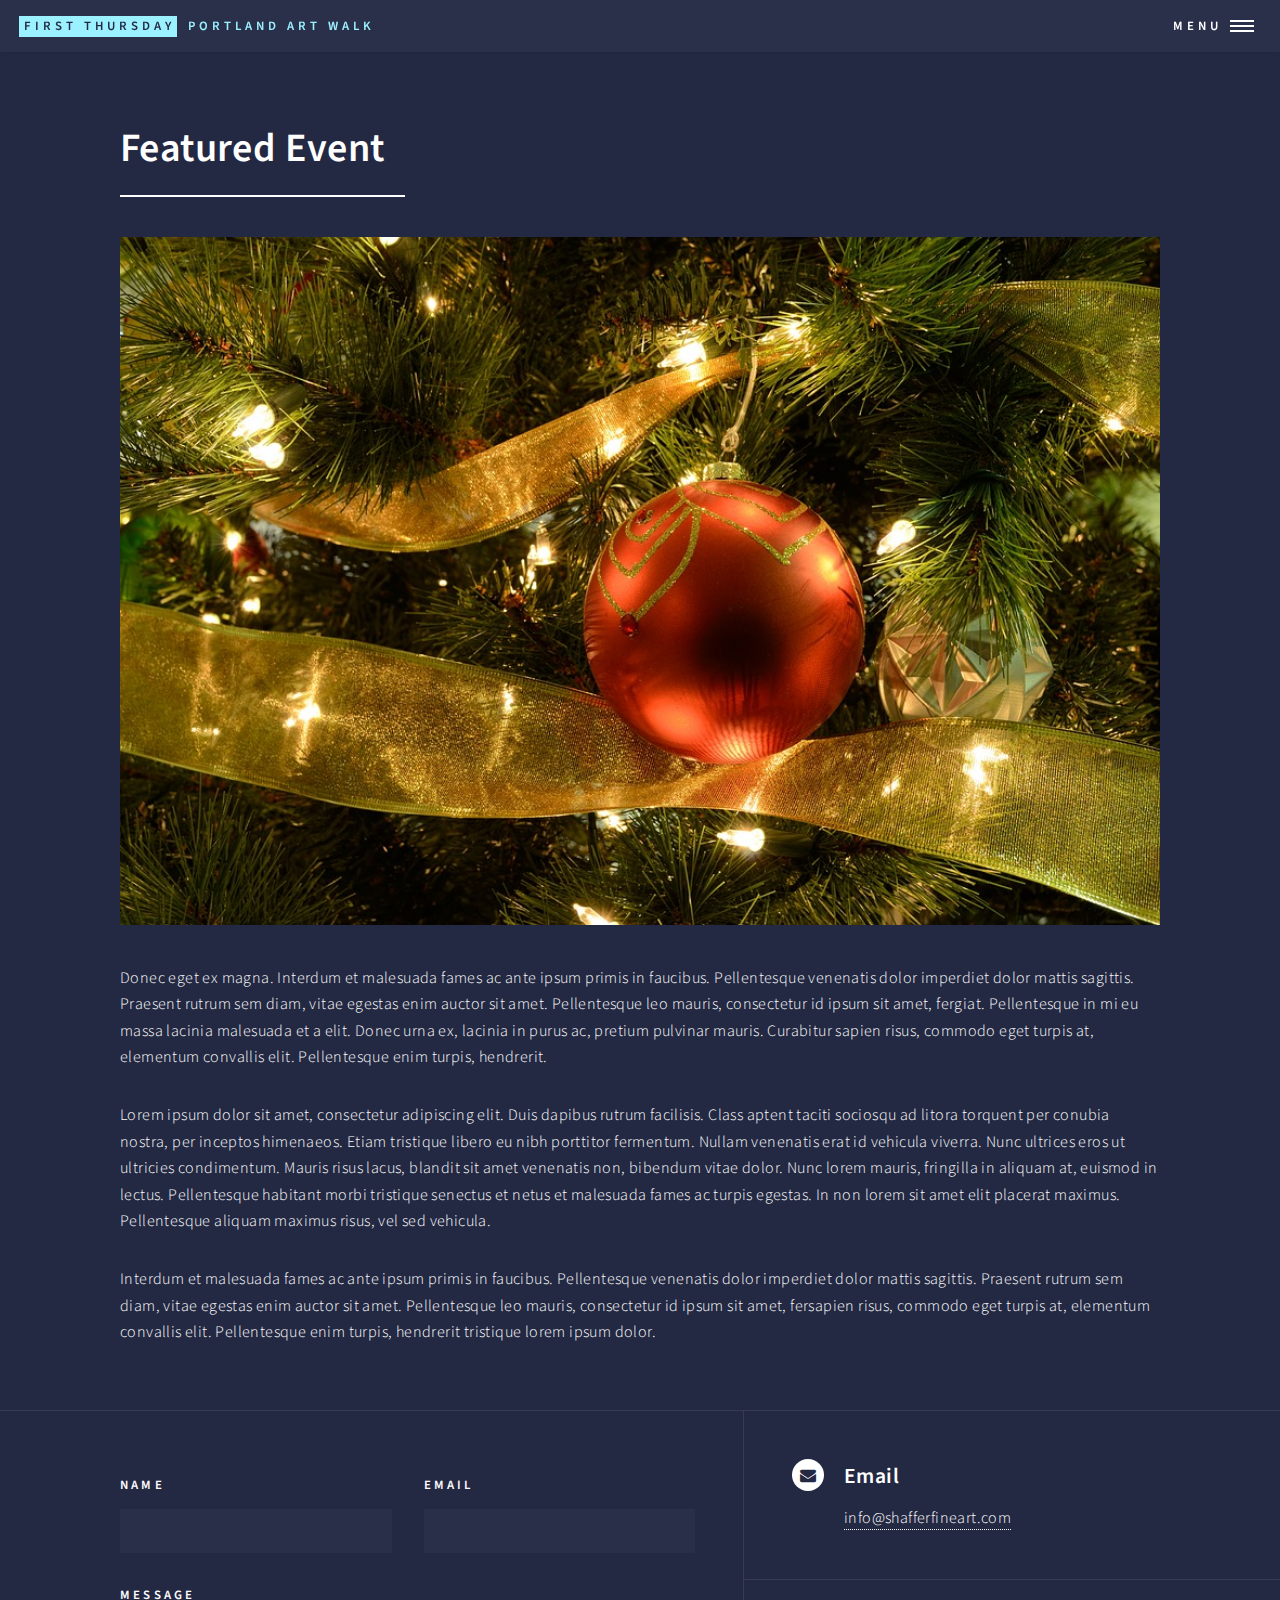
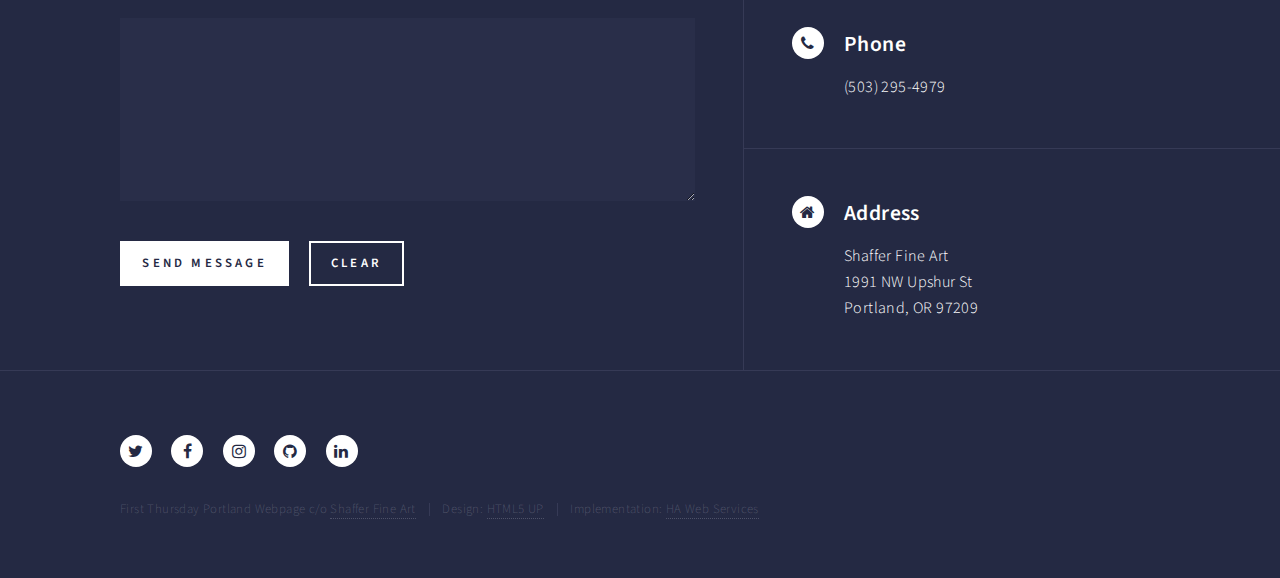
<file: html5up-forty/featured-event.html>
<!DOCTYPE HTML>
<!--
	Forty by HTML5 UP
	html5up.net | @ajlkn
	Free for personal and commercial use under the CCA 3.0 license (html5up.net/license)
-->
<html>
	<head>
		<title>Featured Event: First Thursday Portland</title>
		<meta charset="utf-8" />
		<meta name="viewport" content="width=device-width, initial-scale=1, user-scalable=no" />
		<!--[if lte IE 8]><script src="assets/js/ie/html5shiv.js"></script><![endif]-->
		<link rel="stylesheet" href="assets/css/main.css" />
		<!--[if lte IE 9]><link rel="stylesheet" href="assets/css/ie9.css" /><![endif]-->
		<!--[if lte IE 8]><link rel="stylesheet" href="assets/css/ie8.css" /><![endif]-->
	</head>
	<body>

		<!-- Wrapper -->
			<div id="wrapper">

				<!-- Header -->
					<header id="header">
						<a href="index.html" class="logo"><strong>First Thursday</strong> <span>Portland Art Walk</span></a>
						<nav>
							<a href="#menu">Menu</a>
						</nav>
					</header>

				<!-- Menu -->
					<nav id="menu">
						<ul class="links">
							<li><a href="index.html">Home</a></li>
							<li><a href="calendar.html">Calendar</a></li>
							<li><a href="gallery-list.html">Gallery List</a></li>
							<li><a href="featured-event.html">Featured Event</a></li>
							<li><a href="meet-the-artist.html">Meet the Artist</a></li>
							<li><a href="beginners-guide.html">Beginner's Guide</a></li>
							<li><a href="history.html">History</a></li>
						</ul>
						<!-- <ul class="actions vertical">
							<li><a href="#" class="button special fit">Get Started</a></li>
							<li><a href="#" class="button fit">Log In</a></li>
						</ul> -->
					</nav>

				<!-- Main -->
					<div id="main" class="alt">

						<!-- One -->
							<section id="one">
								<div class="inner">
									<header class="major">
										<h1>Featured Event</h1>
									</header>
									<span class="image main"><img src="images/christmas_tree.jpg" alt="" /></span>
									<p>Donec eget ex magna. Interdum et malesuada fames ac ante ipsum primis in faucibus. Pellentesque venenatis dolor imperdiet dolor mattis sagittis. Praesent rutrum sem diam, vitae egestas enim auctor sit amet. Pellentesque leo mauris, consectetur id ipsum sit amet, fergiat. Pellentesque in mi eu massa lacinia malesuada et a elit. Donec urna ex, lacinia in purus ac, pretium pulvinar mauris. Curabitur sapien risus, commodo eget turpis at, elementum convallis elit. Pellentesque enim turpis, hendrerit.</p>
									<p>Lorem ipsum dolor sit amet, consectetur adipiscing elit. Duis dapibus rutrum facilisis. Class aptent taciti sociosqu ad litora torquent per conubia nostra, per inceptos himenaeos. Etiam tristique libero eu nibh porttitor fermentum. Nullam venenatis erat id vehicula viverra. Nunc ultrices eros ut ultricies condimentum. Mauris risus lacus, blandit sit amet venenatis non, bibendum vitae dolor. Nunc lorem mauris, fringilla in aliquam at, euismod in lectus. Pellentesque habitant morbi tristique senectus et netus et malesuada fames ac turpis egestas. In non lorem sit amet elit placerat maximus. Pellentesque aliquam maximus risus, vel sed vehicula.</p>
									<p>Interdum et malesuada fames ac ante ipsum primis in faucibus. Pellentesque venenatis dolor imperdiet dolor mattis sagittis. Praesent rutrum sem diam, vitae egestas enim auctor sit amet. Pellentesque leo mauris, consectetur id ipsum sit amet, fersapien risus, commodo eget turpis at, elementum convallis elit. Pellentesque enim turpis, hendrerit tristique lorem ipsum dolor.</p>
								</div>
							</section>

					</div>

				<!-- Contact -->
					<section id="contact">
						<div class="inner">
							<section>
								<form method="post" action="#">
									<div class="field half first">
										<label for="name">Name</label>
										<input type="text" name="name" id="name" />
									</div>
									<div class="field half">
										<label for="email">Email</label>
										<input type="text" name="email" id="email" />
									</div>
									<div class="field">
										<label for="message">Message</label>
										<textarea name="message" id="message" rows="6"></textarea>
									</div>
									<ul class="actions">
										<li><input type="submit" value="Send Message" class="special" /></li>
										<li><input type="reset" value="Clear" /></li>
									</ul>
								</form>
							</section>
							<section class="split">
								<section>
									<div class="contact-method">
										<span class="icon alt fa-envelope"></span>
										<h3>Email</h3>
										<a href="#">info@shafferfineart.com</a>
									</div>
								</section>
								<section>
									<div class="contact-method">
										<span class="icon alt fa-phone"></span>
										<h3>Phone</h3>
										<span>(503) 295-4979</span>
									</div>
								</section>
								<section>
									<div class="contact-method">
										<span class="icon alt fa-home"></span>
										<h3>Address</h3>
										<span>Shaffer Fine Art<br />
										1991 NW Upshur St<br />
										Portland, OR 97209</span>
									</div>
								</section>
							</section>
						</div>
					</section>

				<!-- Footer -->
					<footer id="footer">
						<div class="inner">
							<ul class="icons">
								<li><a href="#" class="icon alt fa-twitter"><span class="label">Twitter</span></a></li>
								<li><a href="#" class="icon alt fa-facebook"><span class="label">Facebook</span></a></li>
								<li><a href="#" class="icon alt fa-instagram"><span class="label">Instagram</span></a></li>
								<li><a href="#" class="icon alt fa-github"><span class="label">GitHub</span></a></li>
								<li><a href="#" class="icon alt fa-linkedin"><span class="label">LinkedIn</span></a></li>
							</ul>
							<ul class="copyright">
								<li>First Thursday Portland Webpage c/o <a href="http://shafferfineart.com/">Shaffer Fine Art</a></li><li>Design: <a href="https://html5up.net">HTML5 UP</a></li><li>Implementation: <a href="http://hawebservices.com/">HA Web Services</a></li>
							</ul>
						</div>
					</footer>

			</div>

		<!-- Scripts -->
			<script src="assets/js/jquery.min.js"></script>
			<script src="assets/js/jquery.scrolly.min.js"></script>
			<script src="assets/js/jquery.scrollex.min.js"></script>
			<script src="assets/js/skel.min.js"></script>
			<script src="assets/js/util.js"></script>
			<!--[if lte IE 8]><script src="assets/js/ie/respond.min.js"></script><![endif]-->
			<script src="assets/js/main.js"></script>

	</body>
</html>
</file>
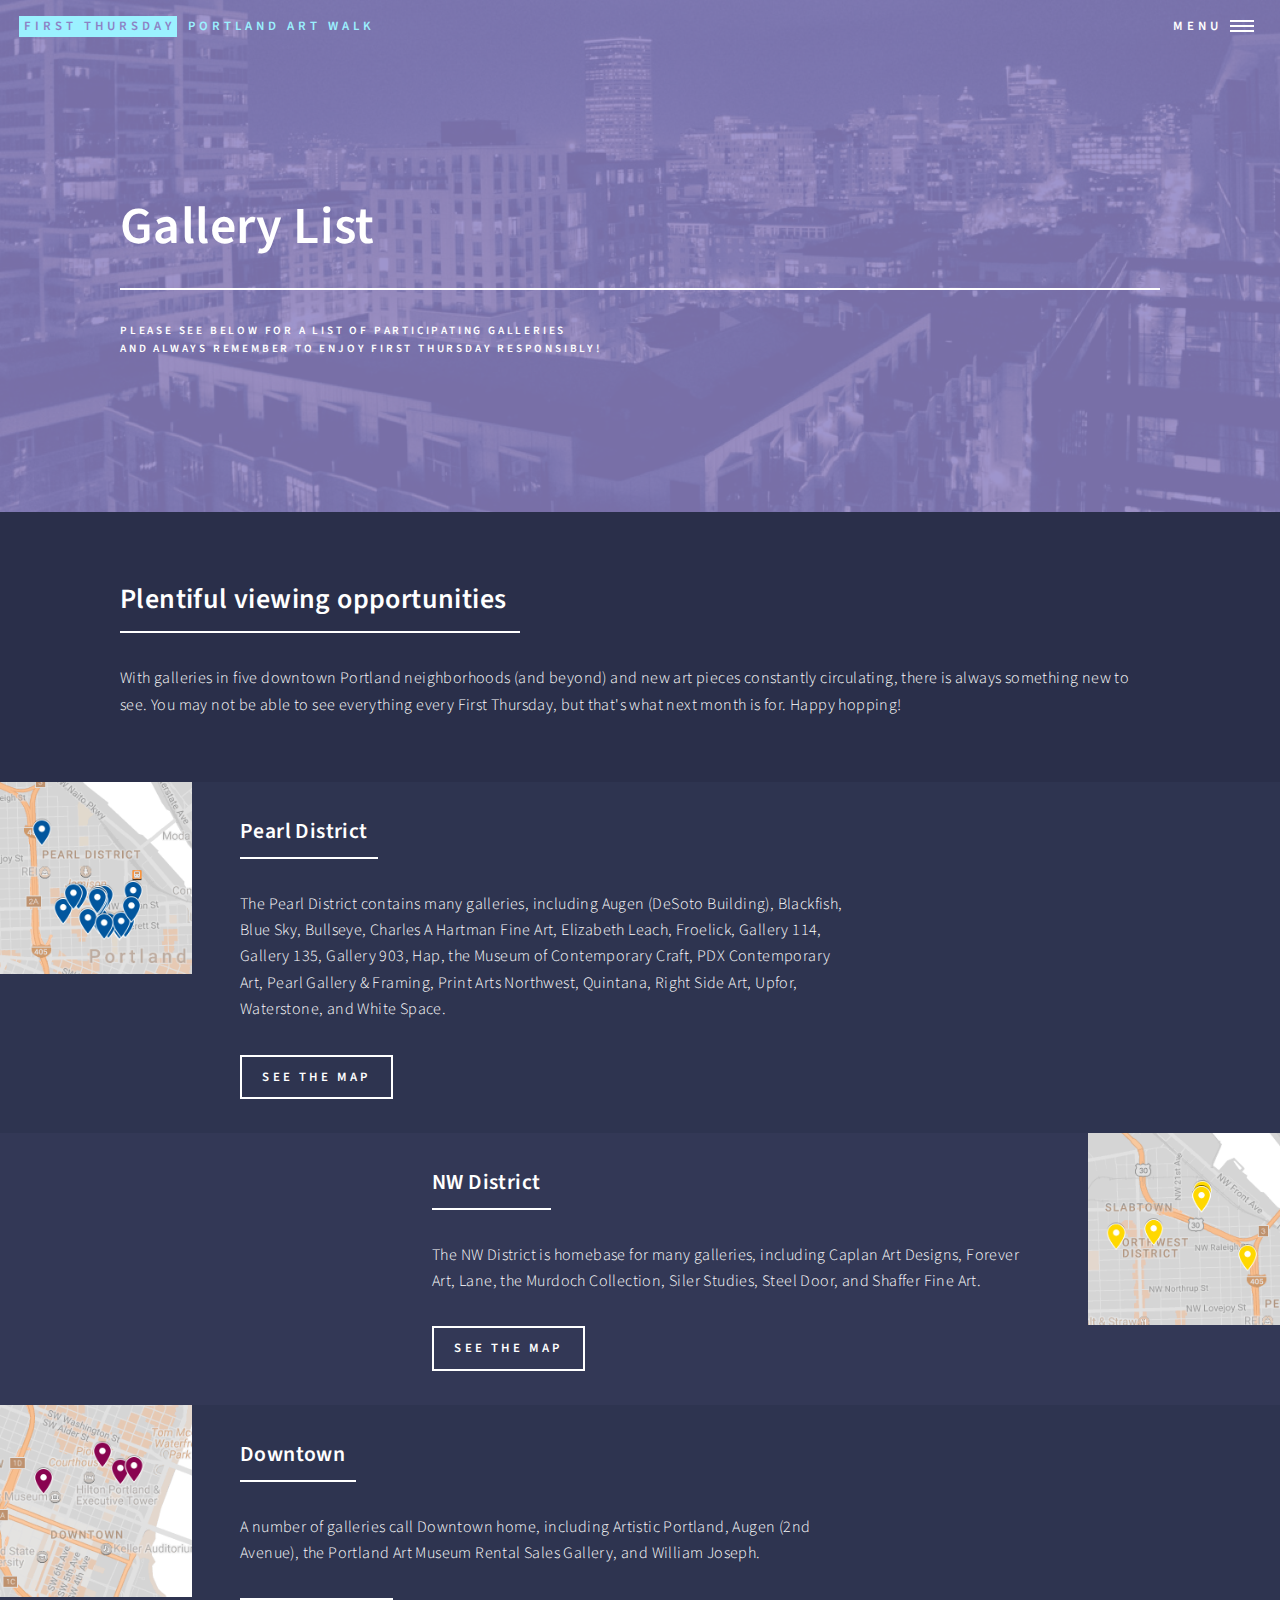
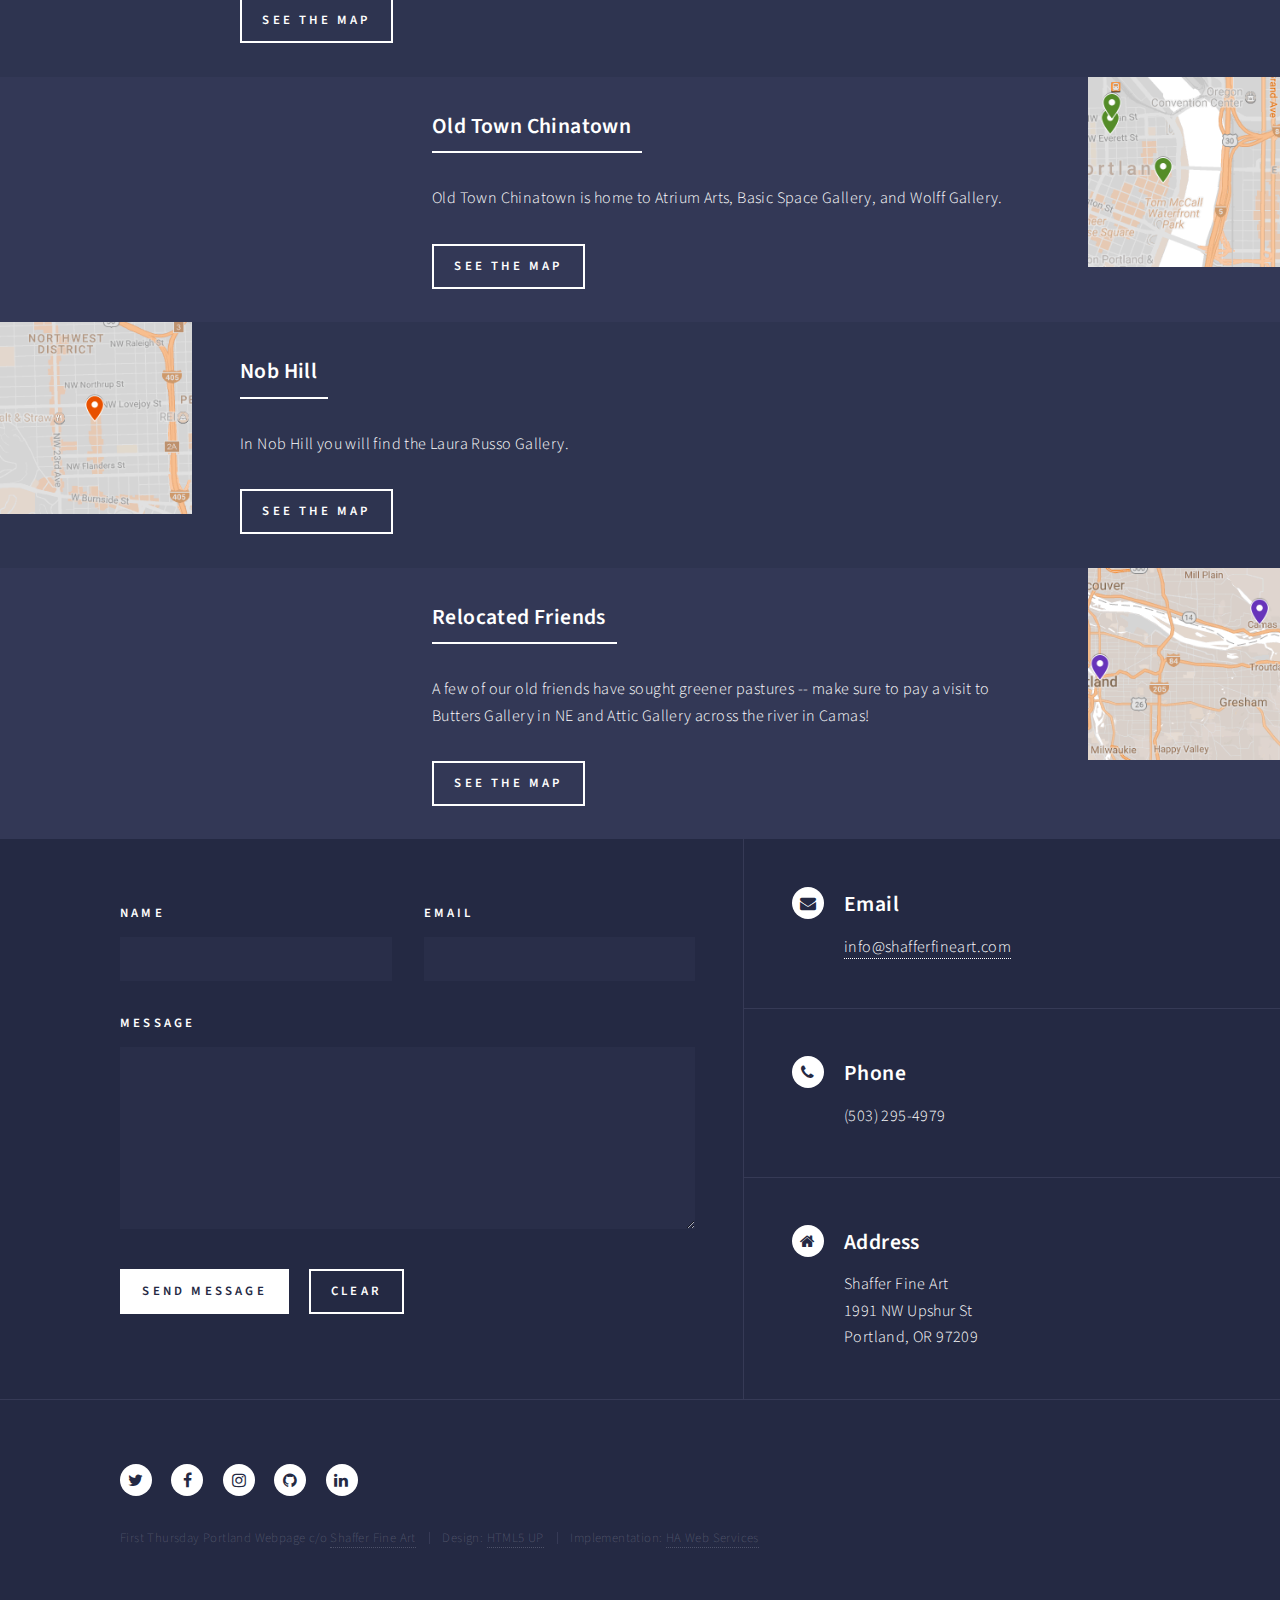
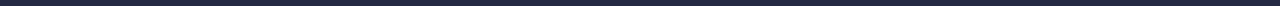
<file: html5up-forty/gallery-list.html>
<!DOCTYPE HTML>
<!--
	Forty by HTML5 UP
	html5up.net | @ajlkn
	Free for personal and commercial use under the CCA 3.0 license (html5up.net/license)
-->
<html>
	<head>
		<title>Gallery List: First Thursday Portland</title>
		<meta charset="utf-8" />
		<meta name="viewport" content="width=device-width, initial-scale=1, user-scalable=no" />
		<!--[if lte IE 8]><script src="assets/js/ie/html5shiv.js"></script><![endif]-->
		<link rel="stylesheet" href="assets/css/main.css" />
		<!--[if lte IE 9]><link rel="stylesheet" href="assets/css/ie9.css" /><![endif]-->
		<!--[if lte IE 8]><link rel="stylesheet" href="assets/css/ie8.css" /><![endif]-->
	</head>
	<body>

		<!-- Wrapper -->
			<div id="wrapper">

				<!-- Header -->
				<!-- Note: The "styleN" class below should match that of the banner element. -->
					<header id="header" class="alt style2">
						<a href="index.html" class="logo"><strong>First Thursday</strong> <span>Portland Art Walk</span></a>
						<nav>
							<a href="#menu">Menu</a>
						</nav>
					</header>

				<!-- Menu -->
					<nav id="menu">
						<ul class="links">
							<li><a href="index.html">Home</a></li>
							<li><a href="calendar.html">Calendar</a></li>
							<li><a href="gallery-list.html">Gallery List</a></li>
							<li><a href="featured-event.html">Featured Event</a></li>
							<li><a href="meet-the-artist.html">Meet the Artist</a></li>
							<li><a href="beginners-guide.html">Beginner's Guide</a></li>
							<li><a href="history.html">History</a></li>
						</ul>
						<!-- <ul class="actions vertical">
							<li><a href="#" class="button special fit">Get Started</a></li>
							<li><a href="#" class="button fit">Log In</a></li>
						</ul> -->
					</nav>

				<!-- Banner -->
				<!-- Note: The "styleN" class below should match that of the header element. -->
					<section id="banner" class="style2">
						<div class="inner">
							<span class="image">
								<img src="images/pearl_district_cropped.jpg" alt="" />
							</span>
							<header class="major">
								<h1>Gallery List</h1>
							</header>
							<div class="content">
								<p>Please see below for a list of participating galleries<br />
								and always remember to enjoy First Thursday responsibly!</p>
							</div>
						</div>
					</section>

				<!-- Main -->
					<div id="main">

						<!-- One -->
							<section id="one">
								<div class="inner">
									<header class="major">
										<h2>Plentiful viewing opportunities</h2>
									</header>
									<p>With galleries in five downtown Portland neighborhoods (and beyond) and new art pieces constantly circulating, there is always something new to see. You may not be able to see everything every First Thursday, but that's what next month is for. Happy hopping!</p>
								</div>
							</section>

						<!-- Two -->
							<section id="two" class="spotlights">
								<section>
									<a href="https://drive.google.com/open?id=1-mIoT2ExbXsTclJEVMFvKibKj1c&usp=sharing" class="image">
										<img src="images/pearl_district_map.png" alt="" data-position="center center" />
									</a>
									<div class="content">
										<div class="inner">
											<header class="major">
												<h3>Pearl District</h3>
											</header>
											<p>The Pearl District contains many galleries, including Augen (DeSoto Building), Blackfish, Blue Sky, Bullseye, Charles A Hartman Fine Art, Elizabeth Leach, Froelick, Gallery 114, Gallery 135, Gallery 903, Hap, the Museum of Contemporary Craft, PDX Contemporary Art, Pearl Gallery & Framing, Print Arts Northwest, Quintana, Right Side Art, Upfor, Waterstone, and White Space.</p>
											<ul class="actions">
												<li><a href="https://drive.google.com/open?id=1-mIoT2ExbXsTclJEVMFvKibKj1c&usp=sharing" class="button">See the map</a></li>
											</ul>
										</div>
									</div>
								</section>
								<section>
									<a href="https://drive.google.com/open?id=1-mIoT2ExbXsTclJEVMFvKibKj1c&usp=sharing" class="image">
										<img src="images/nw_district_map.png" alt="" data-position="top center" />
									</a>
									<div class="content">
										<div class="inner">
											<header class="major">
												<h3>NW District</h3>
											</header>
											<p>The NW District is homebase for many galleries, including Caplan Art Designs, Forever Art, Lane, the Murdoch Collection, Siler Studies, Steel Door, and Shaffer Fine Art.</p>
											<ul class="actions">
												<li><a href="https://drive.google.com/open?id=1-mIoT2ExbXsTclJEVMFvKibKj1c&usp=sharing" class="button">See the map</a></li>
											</ul>
										</div>
									</div>
								</section>
								<section>
									<a href="https://drive.google.com/open?id=1-mIoT2ExbXsTclJEVMFvKibKj1c&usp=sharing" class="image">
										<img src="images/downtown_map.png" alt="" data-position="25% 25%" />
									</a>
									<div class="content">
										<div class="inner">
											<header class="major">
												<h3>Downtown</h3>
											</header>
											<p>A number of galleries call Downtown home, including Artistic Portland, Augen (2nd Avenue), the Portland Art Museum Rental Sales Gallery, and William Joseph.</p>
											<ul class="actions">
												<li><a href="https://drive.google.com/open?id=1-mIoT2ExbXsTclJEVMFvKibKj1c&usp=sharing" class="button">See the map</a></li>
											</ul>
										</div>
									</div>
								</section>
								<section>
									<a href="https://drive.google.com/open?id=1-mIoT2ExbXsTclJEVMFvKibKj1c&usp=sharing" class="image">
										<img src="images/old_town_chinatown_map.png" alt="" data-position="top center" />
									</a>
									<div class="content">
										<div class="inner">
											<header class="major">
												<h3>Old Town Chinatown</h3>
											</header>
											<p>Old Town Chinatown is home to Atrium Arts, Basic Space Gallery, and Wolff Gallery.</p>
											<ul class="actions">
												<li><a href="https://drive.google.com/open?id=1-mIoT2ExbXsTclJEVMFvKibKj1c&usp=sharing" class="button">See the map</a></li>
											</ul>
										</div>
									</div>
								</section>
								<section>
									<a href="https://drive.google.com/open?id=1-mIoT2ExbXsTclJEVMFvKibKj1c&usp=sharing" class="image">
										<img src="images/nob_hill_map.png" alt="" data-position="25% 25%" />
									</a>
									<div class="content">
										<div class="inner">
											<header class="major">
												<h3>Nob Hill</h3>
											</header>
											<p>In Nob Hill you will find the Laura Russo Gallery.</p>
											<ul class="actions">
												<li><a href="https://drive.google.com/open?id=1-mIoT2ExbXsTclJEVMFvKibKj1c&usp=sharing" class="button">See the map</a></li>
											</ul>
										</div>
									</div>
								</section>
								<section>
									<a href="https://drive.google.com/open?id=1-mIoT2ExbXsTclJEVMFvKibKj1c&usp=sharing" class="image">
										<img src="images/friends_map.png" alt="" data-position="top center" />
									</a>
									<div class="content">
										<div class="inner">
											<header class="major">
												<h3>Relocated Friends</h3>
											</header>
											<p>A few of our old friends have sought greener pastures -- make sure to pay a visit to Butters Gallery in NE and Attic Gallery across the river in Camas!</p>
											<ul class="actions">
												<li><a href="https://drive.google.com/open?id=1-mIoT2ExbXsTclJEVMFvKibKj1c&usp=sharing" class="button">See the map</a></li>
											</ul>
										</div>
									</div>
								</section>
							</section>

						<!-- Three -->
<!--							<section id="three">
								<div class="inner">
									<header class="major">
										<h2>Massa libero</h2>
									</header>
									<p>Nullam et orci eu lorem consequat tincidunt vivamus et sagittis libero. Mauris aliquet magna magna sed nunc rhoncus pharetra. Pellentesque condimentum sem. In efficitur ligula tate urna. Maecenas laoreet massa vel lacinia pellentesque lorem ipsum dolor. Nullam et orci eu lorem consequat tincidunt. Vivamus et sagittis libero. Mauris aliquet magna magna sed nunc rhoncus amet pharetra et feugiat tempus.</p>
									<ul class="actions">
										<li><a href="https://drive.google.com/open?id=1-mIoT2ExbXsTclJEVMFvKibKj1c&usp=sharing" class="button next">See the map</a></li>
									</ul>
								</div>
							</section> -->

					</div>

				<!-- Contact -->
					<section id="contact">
						<div class="inner">
							<section>
								<form method="post" action="#">
									<div class="field half first">
										<label for="name">Name</label>
										<input type="text" name="name" id="name" />
									</div>
									<div class="field half">
										<label for="email">Email</label>
										<input type="text" name="email" id="email" />
									</div>
									<div class="field">
										<label for="message">Message</label>
										<textarea name="message" id="message" rows="6"></textarea>
									</div>
									<ul class="actions">
										<li><input type="submit" value="Send Message" class="special" /></li>
										<li><input type="reset" value="Clear" /></li>
									</ul>
								</form>
							</section>
							<section class="split">
								<section>
									<div class="contact-method">
										<span class="icon alt fa-envelope"></span>
										<h3>Email</h3>
										<a href="#">info@shafferfineart.com</a>
									</div>
								</section>
								<section>
									<div class="contact-method">
										<span class="icon alt fa-phone"></span>
										<h3>Phone</h3>
										<span>(503) 295-4979</span>
									</div>
								</section>
								<section>
									<div class="contact-method">
										<span class="icon alt fa-home"></span>
										<h3>Address</h3>
										<span>Shaffer Fine Art<br />
										1991 NW Upshur St<br />
										Portland, OR 97209</span>
									</div>
								</section>
							</section>
						</div>
					</section>

				<!-- Footer -->
					<footer id="footer">
						<div class="inner">
							<ul class="icons">
								<li><a href="#" class="icon alt fa-twitter"><span class="label">Twitter</span></a></li>
								<li><a href="#" class="icon alt fa-facebook"><span class="label">Facebook</span></a></li>
								<li><a href="#" class="icon alt fa-instagram"><span class="label">Instagram</span></a></li>
								<li><a href="#" class="icon alt fa-github"><span class="label">GitHub</span></a></li>
								<li><a href="#" class="icon alt fa-linkedin"><span class="label">LinkedIn</span></a></li>
							</ul>
							<ul class="copyright">
								<li>First Thursday Portland Webpage c/o <a href="http://shafferfineart.com/">Shaffer Fine Art</a></li><li>Design: <a href="https://html5up.net">HTML5 UP</a></li><li>Implementation: <a href="http://hawebservices.com/">HA Web Services</a></li>
							</ul>
						</div>
					</footer>

			</div>

		<!-- Scripts -->
			<script src="assets/js/jquery.min.js"></script>
			<script src="assets/js/jquery.scrolly.min.js"></script>
			<script src="assets/js/jquery.scrollex.min.js"></script>
			<script src="assets/js/skel.min.js"></script>
			<script src="assets/js/util.js"></script>
			<!--[if lte IE 8]><script src="assets/js/ie/respond.min.js"></script><![endif]-->
			<script src="assets/js/main.js"></script>

	</body>
</html>
</file>
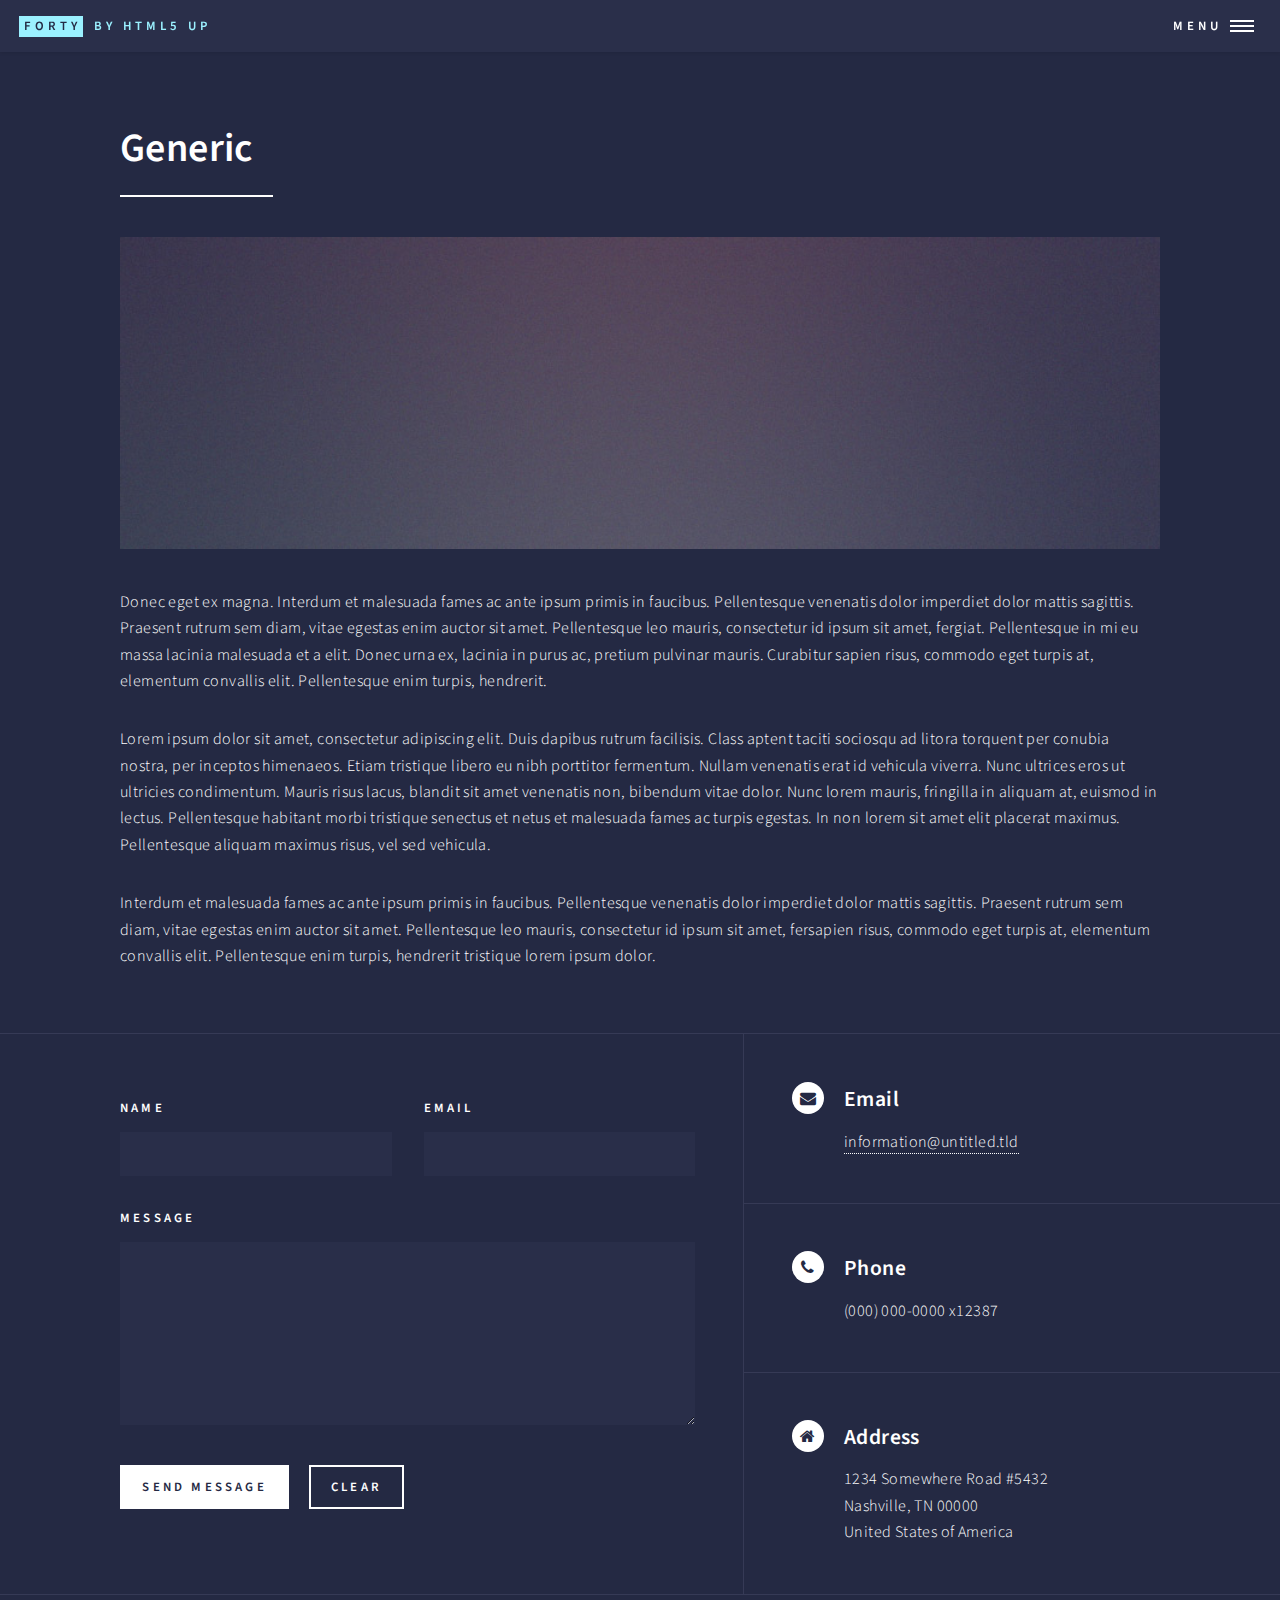
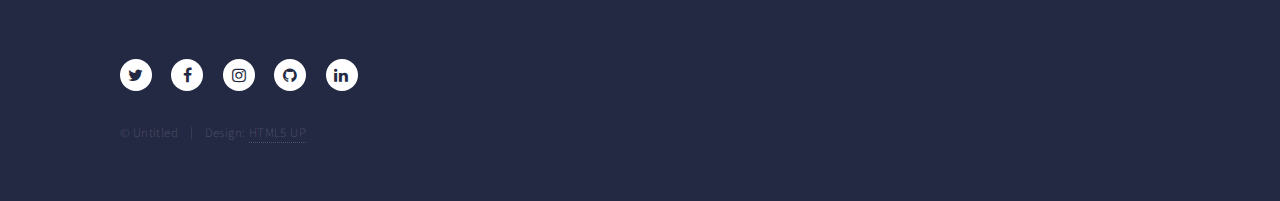
<file: html5up-forty/generic.html>
<!DOCTYPE HTML>
<!--
	Forty by HTML5 UP
	html5up.net | @ajlkn
	Free for personal and commercial use under the CCA 3.0 license (html5up.net/license)
-->
<html>
	<head>
		<title>Generic - Forty by HTML5 UP</title>
		<meta charset="utf-8" />
		<meta name="viewport" content="width=device-width, initial-scale=1, user-scalable=no" />
		<!--[if lte IE 8]><script src="assets/js/ie/html5shiv.js"></script><![endif]-->
		<link rel="stylesheet" href="assets/css/main.css" />
		<!--[if lte IE 9]><link rel="stylesheet" href="assets/css/ie9.css" /><![endif]-->
		<!--[if lte IE 8]><link rel="stylesheet" href="assets/css/ie8.css" /><![endif]-->
	</head>
	<body>

		<!-- Wrapper -->
			<div id="wrapper">

				<!-- Header -->
					<header id="header">
						<a href="index.html" class="logo"><strong>Forty</strong> <span>by HTML5 UP</span></a>
						<nav>
							<a href="#menu">Menu</a>
						</nav>
					</header>

				<!-- Menu -->
					<nav id="menu">
						<ul class="links">
							<li><a href="index.html">Home</a></li>
							<li><a href="landing.html">Landing</a></li>
							<li><a href="generic.html">Generic</a></li>
							<li><a href="elements.html">Elements</a></li>
						</ul>
						<ul class="actions vertical">
							<li><a href="#" class="button special fit">Get Started</a></li>
							<li><a href="#" class="button fit">Log In</a></li>
						</ul>
					</nav>

				<!-- Main -->
					<div id="main" class="alt">

						<!-- One -->
							<section id="one">
								<div class="inner">
									<header class="major">
										<h1>Generic</h1>
									</header>
									<span class="image main"><img src="images/pic11.jpg" alt="" /></span>
									<p>Donec eget ex magna. Interdum et malesuada fames ac ante ipsum primis in faucibus. Pellentesque venenatis dolor imperdiet dolor mattis sagittis. Praesent rutrum sem diam, vitae egestas enim auctor sit amet. Pellentesque leo mauris, consectetur id ipsum sit amet, fergiat. Pellentesque in mi eu massa lacinia malesuada et a elit. Donec urna ex, lacinia in purus ac, pretium pulvinar mauris. Curabitur sapien risus, commodo eget turpis at, elementum convallis elit. Pellentesque enim turpis, hendrerit.</p>
									<p>Lorem ipsum dolor sit amet, consectetur adipiscing elit. Duis dapibus rutrum facilisis. Class aptent taciti sociosqu ad litora torquent per conubia nostra, per inceptos himenaeos. Etiam tristique libero eu nibh porttitor fermentum. Nullam venenatis erat id vehicula viverra. Nunc ultrices eros ut ultricies condimentum. Mauris risus lacus, blandit sit amet venenatis non, bibendum vitae dolor. Nunc lorem mauris, fringilla in aliquam at, euismod in lectus. Pellentesque habitant morbi tristique senectus et netus et malesuada fames ac turpis egestas. In non lorem sit amet elit placerat maximus. Pellentesque aliquam maximus risus, vel sed vehicula.</p>
									<p>Interdum et malesuada fames ac ante ipsum primis in faucibus. Pellentesque venenatis dolor imperdiet dolor mattis sagittis. Praesent rutrum sem diam, vitae egestas enim auctor sit amet. Pellentesque leo mauris, consectetur id ipsum sit amet, fersapien risus, commodo eget turpis at, elementum convallis elit. Pellentesque enim turpis, hendrerit tristique lorem ipsum dolor.</p>
								</div>
							</section>

					</div>

				<!-- Contact -->
					<section id="contact">
						<div class="inner">
							<section>
								<form method="post" action="#">
									<div class="field half first">
										<label for="name">Name</label>
										<input type="text" name="name" id="name" />
									</div>
									<div class="field half">
										<label for="email">Email</label>
										<input type="text" name="email" id="email" />
									</div>
									<div class="field">
										<label for="message">Message</label>
										<textarea name="message" id="message" rows="6"></textarea>
									</div>
									<ul class="actions">
										<li><input type="submit" value="Send Message" class="special" /></li>
										<li><input type="reset" value="Clear" /></li>
									</ul>
								</form>
							</section>
							<section class="split">
								<section>
									<div class="contact-method">
										<span class="icon alt fa-envelope"></span>
										<h3>Email</h3>
										<a href="#">information@untitled.tld</a>
									</div>
								</section>
								<section>
									<div class="contact-method">
										<span class="icon alt fa-phone"></span>
										<h3>Phone</h3>
										<span>(000) 000-0000 x12387</span>
									</div>
								</section>
								<section>
									<div class="contact-method">
										<span class="icon alt fa-home"></span>
										<h3>Address</h3>
										<span>1234 Somewhere Road #5432<br />
										Nashville, TN 00000<br />
										United States of America</span>
									</div>
								</section>
							</section>
						</div>
					</section>

				<!-- Footer -->
					<footer id="footer">
						<div class="inner">
							<ul class="icons">
								<li><a href="#" class="icon alt fa-twitter"><span class="label">Twitter</span></a></li>
								<li><a href="#" class="icon alt fa-facebook"><span class="label">Facebook</span></a></li>
								<li><a href="#" class="icon alt fa-instagram"><span class="label">Instagram</span></a></li>
								<li><a href="#" class="icon alt fa-github"><span class="label">GitHub</span></a></li>
								<li><a href="#" class="icon alt fa-linkedin"><span class="label">LinkedIn</span></a></li>
							</ul>
							<ul class="copyright">
								<li>&copy; Untitled</li><li>Design: <a href="https://html5up.net">HTML5 UP</a></li>
							</ul>
						</div>
					</footer>

			</div>

		<!-- Scripts -->
			<script src="assets/js/jquery.min.js"></script>
			<script src="assets/js/jquery.scrolly.min.js"></script>
			<script src="assets/js/jquery.scrollex.min.js"></script>
			<script src="assets/js/skel.min.js"></script>
			<script src="assets/js/util.js"></script>
			<!--[if lte IE 8]><script src="assets/js/ie/respond.min.js"></script><![endif]-->
			<script src="assets/js/main.js"></script>

	</body>
</html>
</file>
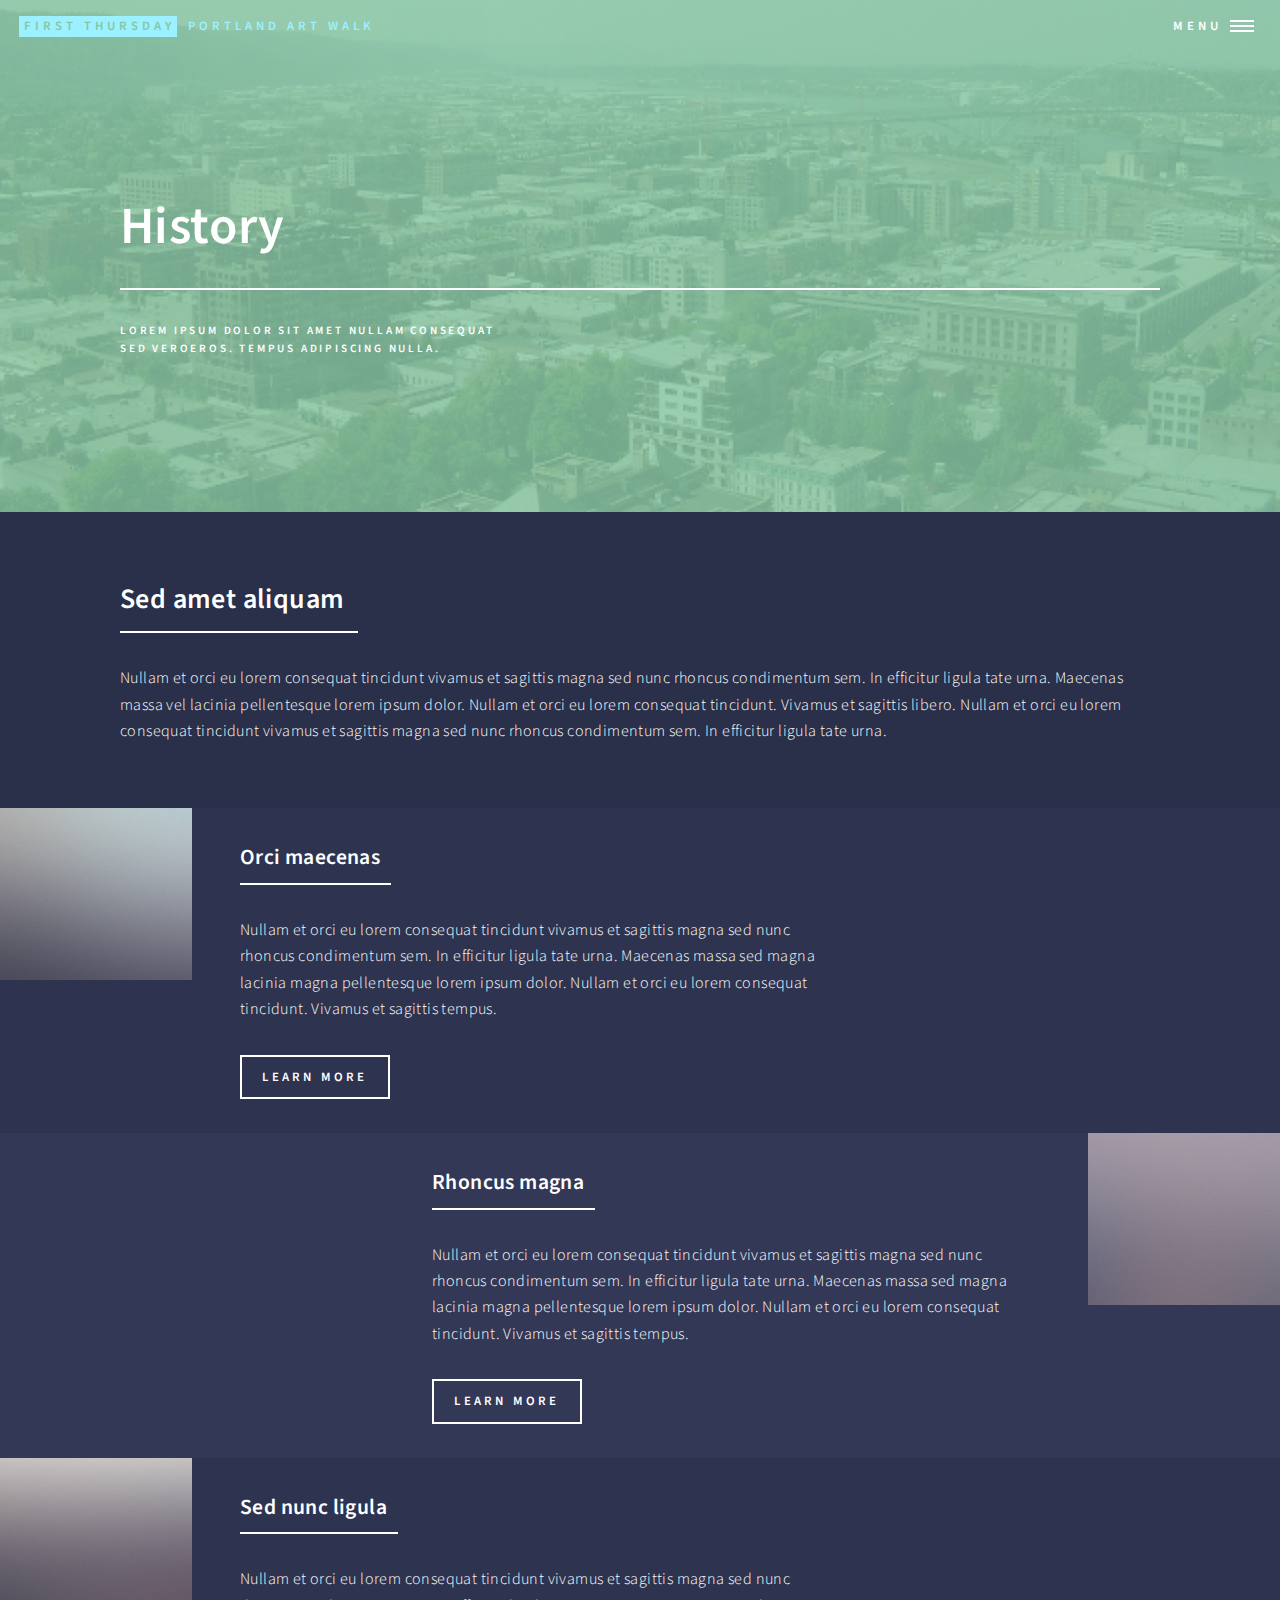
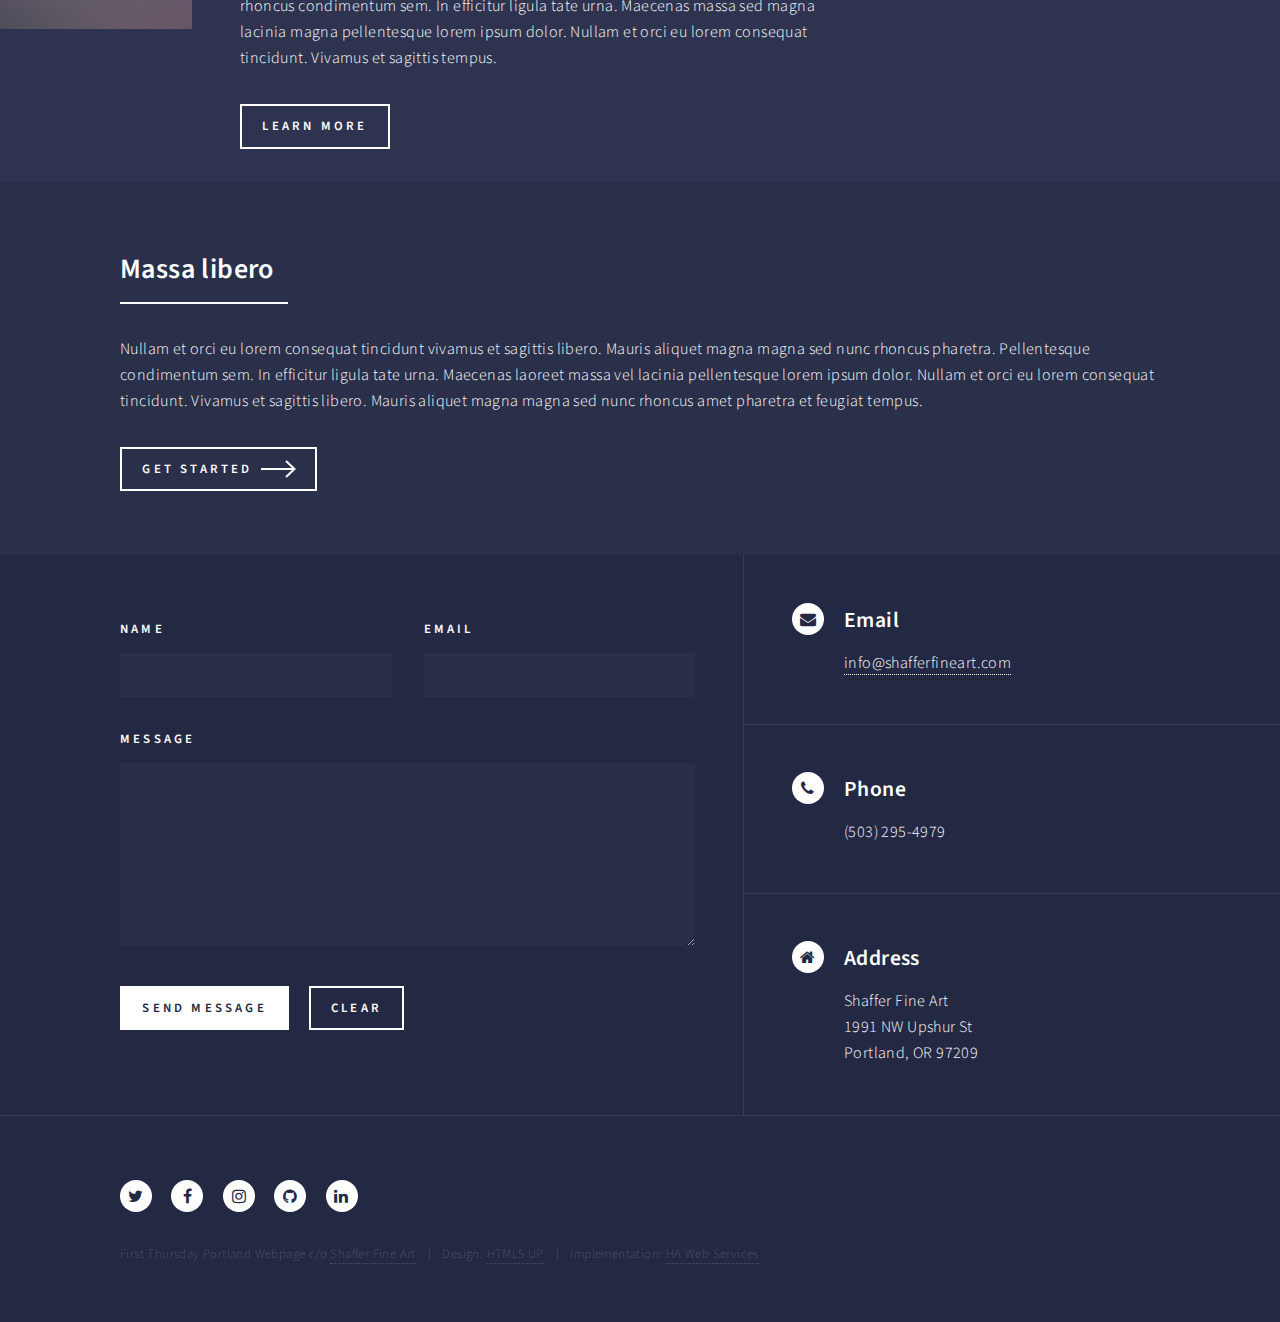
<file: html5up-forty/history.html>
<!DOCTYPE HTML>
<!--
	Forty by HTML5 UP
	html5up.net | @ajlkn
	Free for personal and commercial use under the CCA 3.0 license (html5up.net/license)
-->
<html>
	<head>
		<title>History: First Thursday Portland</title>
		<meta charset="utf-8" />
		<meta name="viewport" content="width=device-width, initial-scale=1, user-scalable=no" />
		<!--[if lte IE 8]><script src="assets/js/ie/html5shiv.js"></script><![endif]-->
		<link rel="stylesheet" href="assets/css/main.css" />
		<!--[if lte IE 9]><link rel="stylesheet" href="assets/css/ie9.css" /><![endif]-->
		<!--[if lte IE 8]><link rel="stylesheet" href="assets/css/ie8.css" /><![endif]-->
	</head>
	<body>

		<!-- Wrapper -->
			<div id="wrapper">

				<!-- Header -->
				<!-- Note: The "styleN" class below should match that of the banner element. -->
					<header id="header" class="alt style6">
						<a href="index.html" class="logo"><strong>First Thursday</strong> <span>Portland Art Walk</span></a>
						<nav>
							<a href="#menu">Menu</a>
						</nav>
					</header>

				<!-- Menu -->
					<nav id="menu">
						<ul class="links">
							<li><a href="index.html">Home</a></li>
							<li><a href="calendar.html">Calendar</a></li>
							<li><a href="gallery-list.html">Gallery List</a></li>
							<li><a href="featured-event.html">Featured Event</a></li>
							<li><a href="meet-the-artist.html">Meet the Artist</a></li>
							<li><a href="beginners-guide.html">Beginner's Guide</a></li>
							<li><a href="history.html">History</a></li>
						</ul>
						<!-- <ul class="actions vertical">
							<li><a href="#" class="button special fit">Get Started</a></li>
							<li><a href="#" class="button fit">Log In</a></li>
						</ul> -->
					</nav>

				<!-- Banner -->
				<!-- Note: The "styleN" class below should match that of the header element. -->
					<section id="banner" class="style6">
						<div class="inner">
							<span class="image">
								<img src="images/nw_district_cropped.jpg" alt="" />
							</span>
							<header class="major">
								<h1>History</h1>
							</header>
							<div class="content">
								<p>Lorem ipsum dolor sit amet nullam consequat<br />
								sed veroeros. tempus adipiscing nulla.</p>
							</div>
						</div>
					</section>

				<!-- Main -->
					<div id="main">

						<!-- One -->
							<section id="one">
								<div class="inner">
									<header class="major">
										<h2>Sed amet aliquam</h2>
									</header>
									<p>Nullam et orci eu lorem consequat tincidunt vivamus et sagittis magna sed nunc rhoncus condimentum sem. In efficitur ligula tate urna. Maecenas massa vel lacinia pellentesque lorem ipsum dolor. Nullam et orci eu lorem consequat tincidunt. Vivamus et sagittis libero. Nullam et orci eu lorem consequat tincidunt vivamus et sagittis magna sed nunc rhoncus condimentum sem. In efficitur ligula tate urna.</p>
								</div>
							</section>

						<!-- Two -->
							<section id="two" class="spotlights">
								<section>
									<a href="generic.html" class="image">
										<img src="images/pic08.jpg" alt="" data-position="center center" />
									</a>
									<div class="content">
										<div class="inner">
											<header class="major">
												<h3>Orci maecenas</h3>
											</header>
											<p>Nullam et orci eu lorem consequat tincidunt vivamus et sagittis magna sed nunc rhoncus condimentum sem. In efficitur ligula tate urna. Maecenas massa sed magna lacinia magna pellentesque lorem ipsum dolor. Nullam et orci eu lorem consequat tincidunt. Vivamus et sagittis tempus.</p>
											<ul class="actions">
												<li><a href="generic.html" class="button">Learn more</a></li>
											</ul>
										</div>
									</div>
								</section>
								<section>
									<a href="generic.html" class="image">
										<img src="images/pic09.jpg" alt="" data-position="top center" />
									</a>
									<div class="content">
										<div class="inner">
											<header class="major">
												<h3>Rhoncus magna</h3>
											</header>
											<p>Nullam et orci eu lorem consequat tincidunt vivamus et sagittis magna sed nunc rhoncus condimentum sem. In efficitur ligula tate urna. Maecenas massa sed magna lacinia magna pellentesque lorem ipsum dolor. Nullam et orci eu lorem consequat tincidunt. Vivamus et sagittis tempus.</p>
											<ul class="actions">
												<li><a href="generic.html" class="button">Learn more</a></li>
											</ul>
										</div>
									</div>
								</section>
								<section>
									<a href="generic.html" class="image">
										<img src="images/pic10.jpg" alt="" data-position="25% 25%" />
									</a>
									<div class="content">
										<div class="inner">
											<header class="major">
												<h3>Sed nunc ligula</h3>
											</header>
											<p>Nullam et orci eu lorem consequat tincidunt vivamus et sagittis magna sed nunc rhoncus condimentum sem. In efficitur ligula tate urna. Maecenas massa sed magna lacinia magna pellentesque lorem ipsum dolor. Nullam et orci eu lorem consequat tincidunt. Vivamus et sagittis tempus.</p>
											<ul class="actions">
												<li><a href="generic.html" class="button">Learn more</a></li>
											</ul>
										</div>
									</div>
								</section>
							</section>

						<!-- Three -->
							<section id="three">
								<div class="inner">
									<header class="major">
										<h2>Massa libero</h2>
									</header>
									<p>Nullam et orci eu lorem consequat tincidunt vivamus et sagittis libero. Mauris aliquet magna magna sed nunc rhoncus pharetra. Pellentesque condimentum sem. In efficitur ligula tate urna. Maecenas laoreet massa vel lacinia pellentesque lorem ipsum dolor. Nullam et orci eu lorem consequat tincidunt. Vivamus et sagittis libero. Mauris aliquet magna magna sed nunc rhoncus amet pharetra et feugiat tempus.</p>
									<ul class="actions">
										<li><a href="generic.html" class="button next">Get Started</a></li>
									</ul>
								</div>
							</section>

					</div>

				<!-- Contact -->
					<section id="contact">
						<div class="inner">
							<section>
								<form method="post" action="#">
									<div class="field half first">
										<label for="name">Name</label>
										<input type="text" name="name" id="name" />
									</div>
									<div class="field half">
										<label for="email">Email</label>
										<input type="text" name="email" id="email" />
									</div>
									<div class="field">
										<label for="message">Message</label>
										<textarea name="message" id="message" rows="6"></textarea>
									</div>
									<ul class="actions">
										<li><input type="submit" value="Send Message" class="special" /></li>
										<li><input type="reset" value="Clear" /></li>
									</ul>
								</form>
							</section>
							<section class="split">
								<section>
									<div class="contact-method">
										<span class="icon alt fa-envelope"></span>
										<h3>Email</h3>
										<a href="#">info@shafferfineart.com</a>
									</div>
								</section>
								<section>
									<div class="contact-method">
										<span class="icon alt fa-phone"></span>
										<h3>Phone</h3>
										<span>(503) 295-4979</span>
									</div>
								</section>
								<section>
									<div class="contact-method">
										<span class="icon alt fa-home"></span>
										<h3>Address</h3>
										<span>Shaffer Fine Art<br />
										1991 NW Upshur St<br />
										Portland, OR 97209</span>
									</div>
								</section>
							</section>
						</div>
					</section>

				<!-- Footer -->
					<footer id="footer">
						<div class="inner">
							<ul class="icons">
								<li><a href="#" class="icon alt fa-twitter"><span class="label">Twitter</span></a></li>
								<li><a href="#" class="icon alt fa-facebook"><span class="label">Facebook</span></a></li>
								<li><a href="#" class="icon alt fa-instagram"><span class="label">Instagram</span></a></li>
								<li><a href="#" class="icon alt fa-github"><span class="label">GitHub</span></a></li>
								<li><a href="#" class="icon alt fa-linkedin"><span class="label">LinkedIn</span></a></li>
							</ul>
							<ul class="copyright">
								<li>First Thursday Portland Webpage c/o <a href="http://shafferfineart.com/">Shaffer Fine Art</a></li><li>Design: <a href="https://html5up.net">HTML5 UP</a></li><li>Implementation: <a href="http://hawebservices.com/">HA Web Services</a></li>
							</ul>
						</div>
					</footer>

			</div>

		<!-- Scripts -->
			<script src="assets/js/jquery.min.js"></script>
			<script src="assets/js/jquery.scrolly.min.js"></script>
			<script src="assets/js/jquery.scrollex.min.js"></script>
			<script src="assets/js/skel.min.js"></script>
			<script src="assets/js/util.js"></script>
			<!--[if lte IE 8]><script src="assets/js/ie/respond.min.js"></script><![endif]-->
			<script src="assets/js/main.js"></script>

	</body>
</html>
</file>
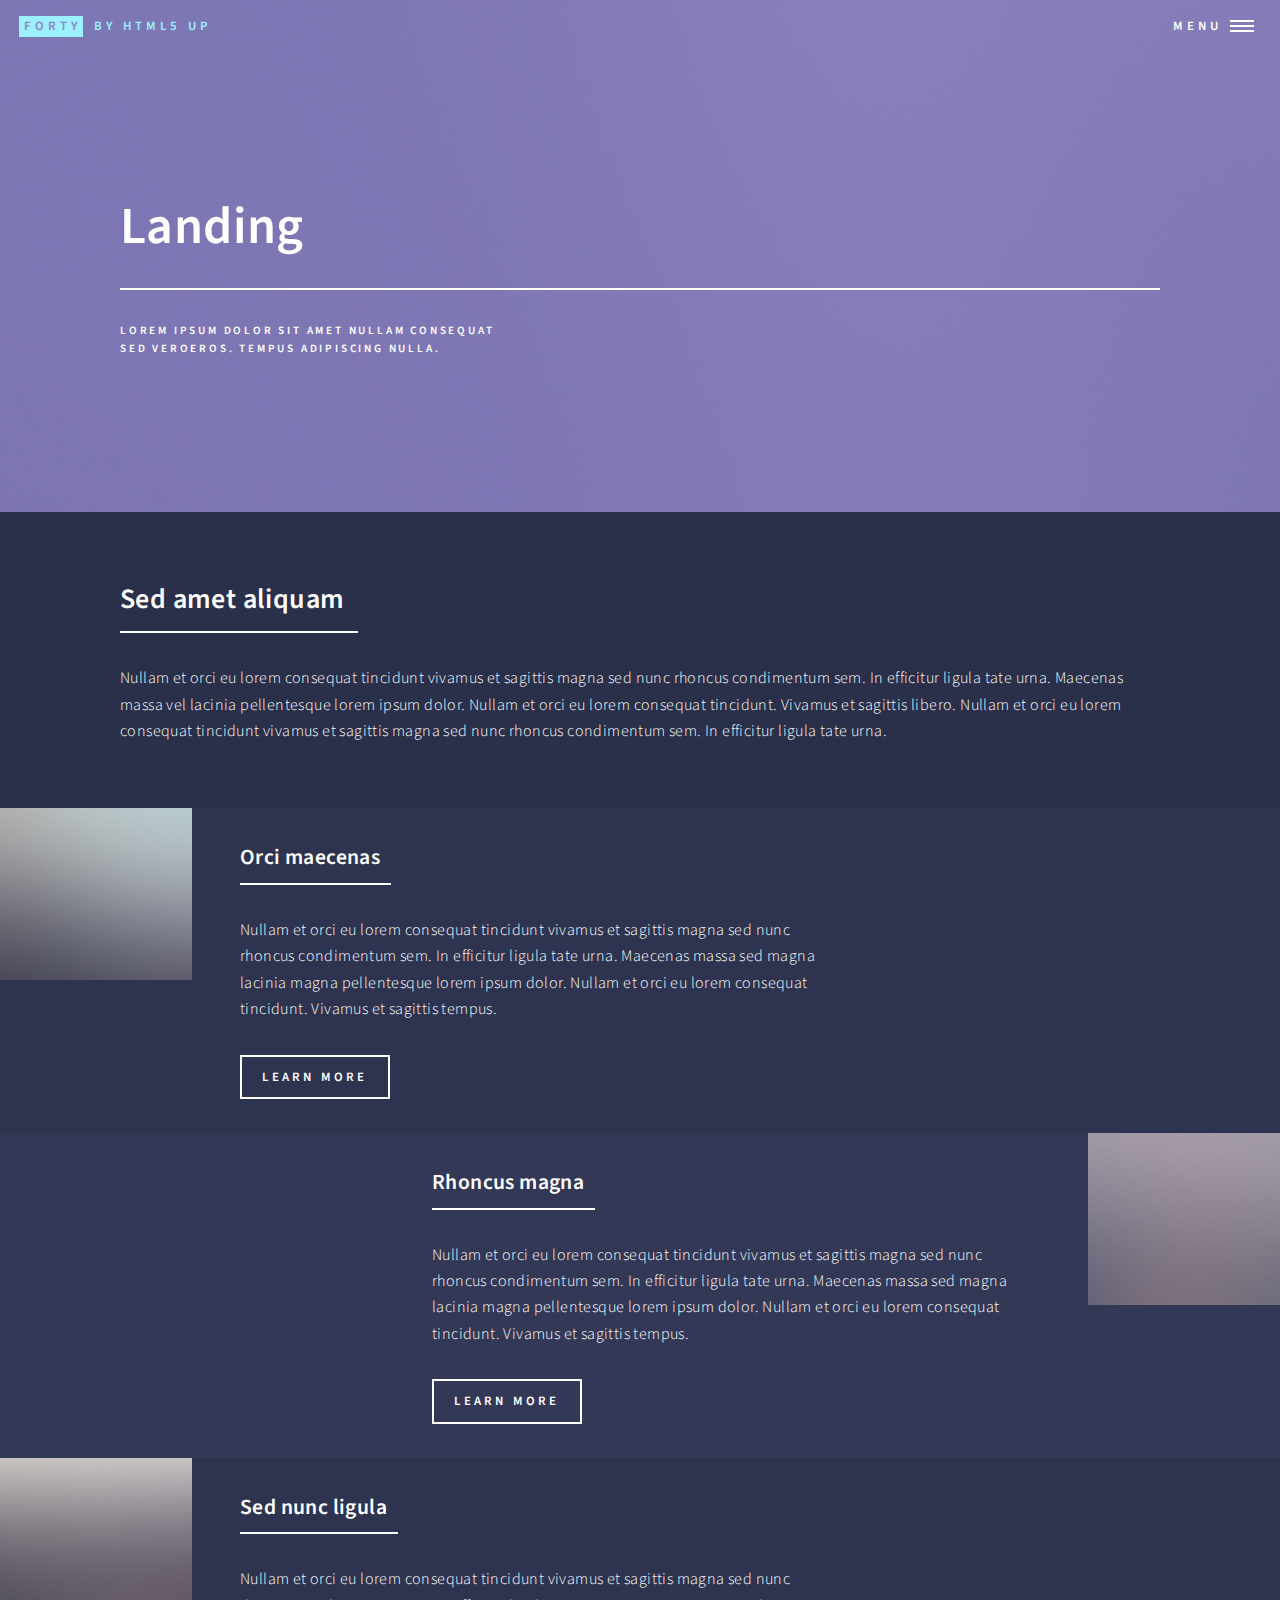
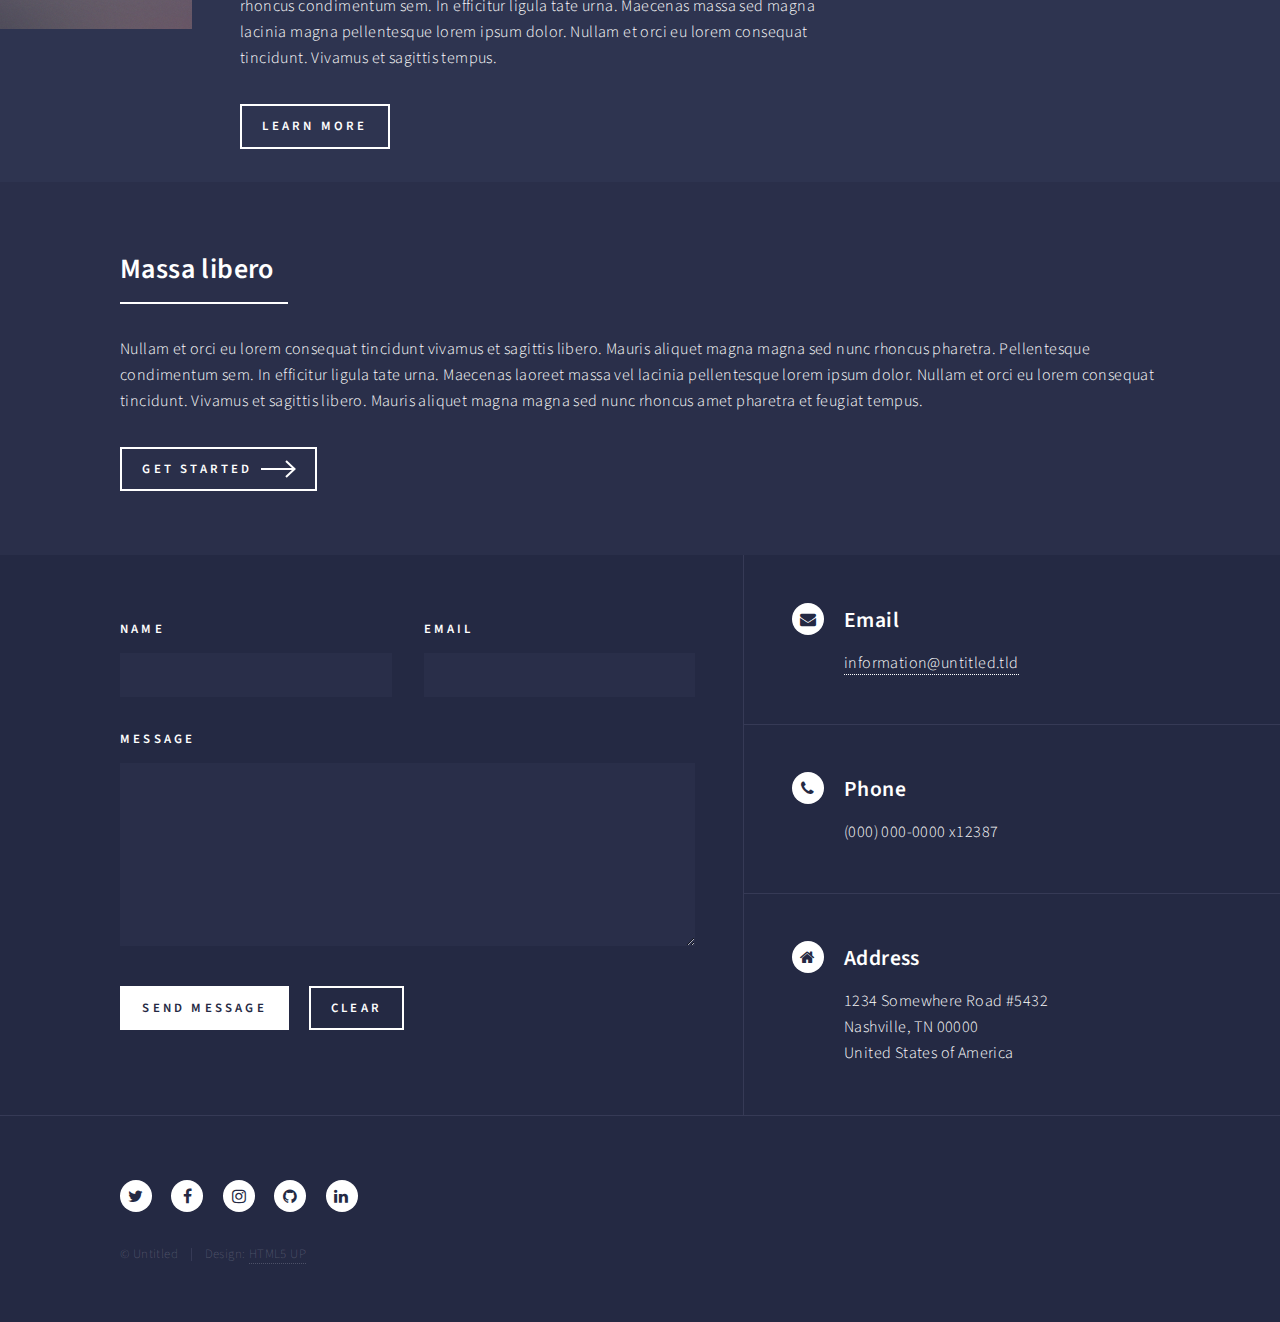
<file: html5up-forty/landing.html>
<!DOCTYPE HTML>
<!--
	Forty by HTML5 UP
	html5up.net | @ajlkn
	Free for personal and commercial use under the CCA 3.0 license (html5up.net/license)
-->
<html>
	<head>
		<title>Landing - Forty by HTML5 UP</title>
		<meta charset="utf-8" />
		<meta name="viewport" content="width=device-width, initial-scale=1, user-scalable=no" />
		<!--[if lte IE 8]><script src="assets/js/ie/html5shiv.js"></script><![endif]-->
		<link rel="stylesheet" href="assets/css/main.css" />
		<!--[if lte IE 9]><link rel="stylesheet" href="assets/css/ie9.css" /><![endif]-->
		<!--[if lte IE 8]><link rel="stylesheet" href="assets/css/ie8.css" /><![endif]-->
	</head>
	<body>

		<!-- Wrapper -->
			<div id="wrapper">

				<!-- Header -->
				<!-- Note: The "styleN" class below should match that of the banner element. -->
					<header id="header" class="alt style2">
						<a href="index.html" class="logo"><strong>Forty</strong> <span>by HTML5 UP</span></a>
						<nav>
							<a href="#menu">Menu</a>
						</nav>
					</header>

				<!-- Menu -->
					<nav id="menu">
						<ul class="links">
							<li><a href="index.html">Home</a></li>
							<li><a href="landing.html">Landing</a></li>
							<li><a href="generic.html">Generic</a></li>
							<li><a href="elements.html">Elements</a></li>
						</ul>
						<ul class="actions vertical">
							<li><a href="#" class="button special fit">Get Started</a></li>
							<li><a href="#" class="button fit">Log In</a></li>
						</ul>
					</nav>

				<!-- Banner -->
				<!-- Note: The "styleN" class below should match that of the header element. -->
					<section id="banner" class="style2">
						<div class="inner">
							<span class="image">
								<img src="images/pic07.jpg" alt="" />
							</span>
							<header class="major">
								<h1>Landing</h1>
							</header>
							<div class="content">
								<p>Lorem ipsum dolor sit amet nullam consequat<br />
								sed veroeros. tempus adipiscing nulla.</p>
							</div>
						</div>
					</section>

				<!-- Main -->
					<div id="main">

						<!-- One -->
							<section id="one">
								<div class="inner">
									<header class="major">
										<h2>Sed amet aliquam</h2>
									</header>
									<p>Nullam et orci eu lorem consequat tincidunt vivamus et sagittis magna sed nunc rhoncus condimentum sem. In efficitur ligula tate urna. Maecenas massa vel lacinia pellentesque lorem ipsum dolor. Nullam et orci eu lorem consequat tincidunt. Vivamus et sagittis libero. Nullam et orci eu lorem consequat tincidunt vivamus et sagittis magna sed nunc rhoncus condimentum sem. In efficitur ligula tate urna.</p>
								</div>
							</section>

						<!-- Two -->
							<section id="two" class="spotlights">
								<section>
									<a href="generic.html" class="image">
										<img src="images/pic08.jpg" alt="" data-position="center center" />
									</a>
									<div class="content">
										<div class="inner">
											<header class="major">
												<h3>Orci maecenas</h3>
											</header>
											<p>Nullam et orci eu lorem consequat tincidunt vivamus et sagittis magna sed nunc rhoncus condimentum sem. In efficitur ligula tate urna. Maecenas massa sed magna lacinia magna pellentesque lorem ipsum dolor. Nullam et orci eu lorem consequat tincidunt. Vivamus et sagittis tempus.</p>
											<ul class="actions">
												<li><a href="generic.html" class="button">Learn more</a></li>
											</ul>
										</div>
									</div>
								</section>
								<section>
									<a href="generic.html" class="image">
										<img src="images/pic09.jpg" alt="" data-position="top center" />
									</a>
									<div class="content">
										<div class="inner">
											<header class="major">
												<h3>Rhoncus magna</h3>
											</header>
											<p>Nullam et orci eu lorem consequat tincidunt vivamus et sagittis magna sed nunc rhoncus condimentum sem. In efficitur ligula tate urna. Maecenas massa sed magna lacinia magna pellentesque lorem ipsum dolor. Nullam et orci eu lorem consequat tincidunt. Vivamus et sagittis tempus.</p>
											<ul class="actions">
												<li><a href="generic.html" class="button">Learn more</a></li>
											</ul>
										</div>
									</div>
								</section>
								<section>
									<a href="generic.html" class="image">
										<img src="images/pic10.jpg" alt="" data-position="25% 25%" />
									</a>
									<div class="content">
										<div class="inner">
											<header class="major">
												<h3>Sed nunc ligula</h3>
											</header>
											<p>Nullam et orci eu lorem consequat tincidunt vivamus et sagittis magna sed nunc rhoncus condimentum sem. In efficitur ligula tate urna. Maecenas massa sed magna lacinia magna pellentesque lorem ipsum dolor. Nullam et orci eu lorem consequat tincidunt. Vivamus et sagittis tempus.</p>
											<ul class="actions">
												<li><a href="generic.html" class="button">Learn more</a></li>
											</ul>
										</div>
									</div>
								</section>
							</section>

						<!-- Three -->
							<section id="three">
								<div class="inner">
									<header class="major">
										<h2>Massa libero</h2>
									</header>
									<p>Nullam et orci eu lorem consequat tincidunt vivamus et sagittis libero. Mauris aliquet magna magna sed nunc rhoncus pharetra. Pellentesque condimentum sem. In efficitur ligula tate urna. Maecenas laoreet massa vel lacinia pellentesque lorem ipsum dolor. Nullam et orci eu lorem consequat tincidunt. Vivamus et sagittis libero. Mauris aliquet magna magna sed nunc rhoncus amet pharetra et feugiat tempus.</p>
									<ul class="actions">
										<li><a href="generic.html" class="button next">Get Started</a></li>
									</ul>
								</div>
							</section>

					</div>

				<!-- Contact -->
					<section id="contact">
						<div class="inner">
							<section>
								<form method="post" action="#">
									<div class="field half first">
										<label for="name">Name</label>
										<input type="text" name="name" id="name" />
									</div>
									<div class="field half">
										<label for="email">Email</label>
										<input type="text" name="email" id="email" />
									</div>
									<div class="field">
										<label for="message">Message</label>
										<textarea name="message" id="message" rows="6"></textarea>
									</div>
									<ul class="actions">
										<li><input type="submit" value="Send Message" class="special" /></li>
										<li><input type="reset" value="Clear" /></li>
									</ul>
								</form>
							</section>
							<section class="split">
								<section>
									<div class="contact-method">
										<span class="icon alt fa-envelope"></span>
										<h3>Email</h3>
										<a href="#">information@untitled.tld</a>
									</div>
								</section>
								<section>
									<div class="contact-method">
										<span class="icon alt fa-phone"></span>
										<h3>Phone</h3>
										<span>(000) 000-0000 x12387</span>
									</div>
								</section>
								<section>
									<div class="contact-method">
										<span class="icon alt fa-home"></span>
										<h3>Address</h3>
										<span>1234 Somewhere Road #5432<br />
										Nashville, TN 00000<br />
										United States of America</span>
									</div>
								</section>
							</section>
						</div>
					</section>

				<!-- Footer -->
					<footer id="footer">
						<div class="inner">
							<ul class="icons">
								<li><a href="#" class="icon alt fa-twitter"><span class="label">Twitter</span></a></li>
								<li><a href="#" class="icon alt fa-facebook"><span class="label">Facebook</span></a></li>
								<li><a href="#" class="icon alt fa-instagram"><span class="label">Instagram</span></a></li>
								<li><a href="#" class="icon alt fa-github"><span class="label">GitHub</span></a></li>
								<li><a href="#" class="icon alt fa-linkedin"><span class="label">LinkedIn</span></a></li>
							</ul>
							<ul class="copyright">
								<li>&copy; Untitled</li><li>Design: <a href="https://html5up.net">HTML5 UP</a></li>
							</ul>
						</div>
					</footer>

			</div>

		<!-- Scripts -->
			<script src="assets/js/jquery.min.js"></script>
			<script src="assets/js/jquery.scrolly.min.js"></script>
			<script src="assets/js/jquery.scrollex.min.js"></script>
			<script src="assets/js/skel.min.js"></script>
			<script src="assets/js/util.js"></script>
			<!--[if lte IE 8]><script src="assets/js/ie/respond.min.js"></script><![endif]-->
			<script src="assets/js/main.js"></script>

	</body>
</html>
</file>
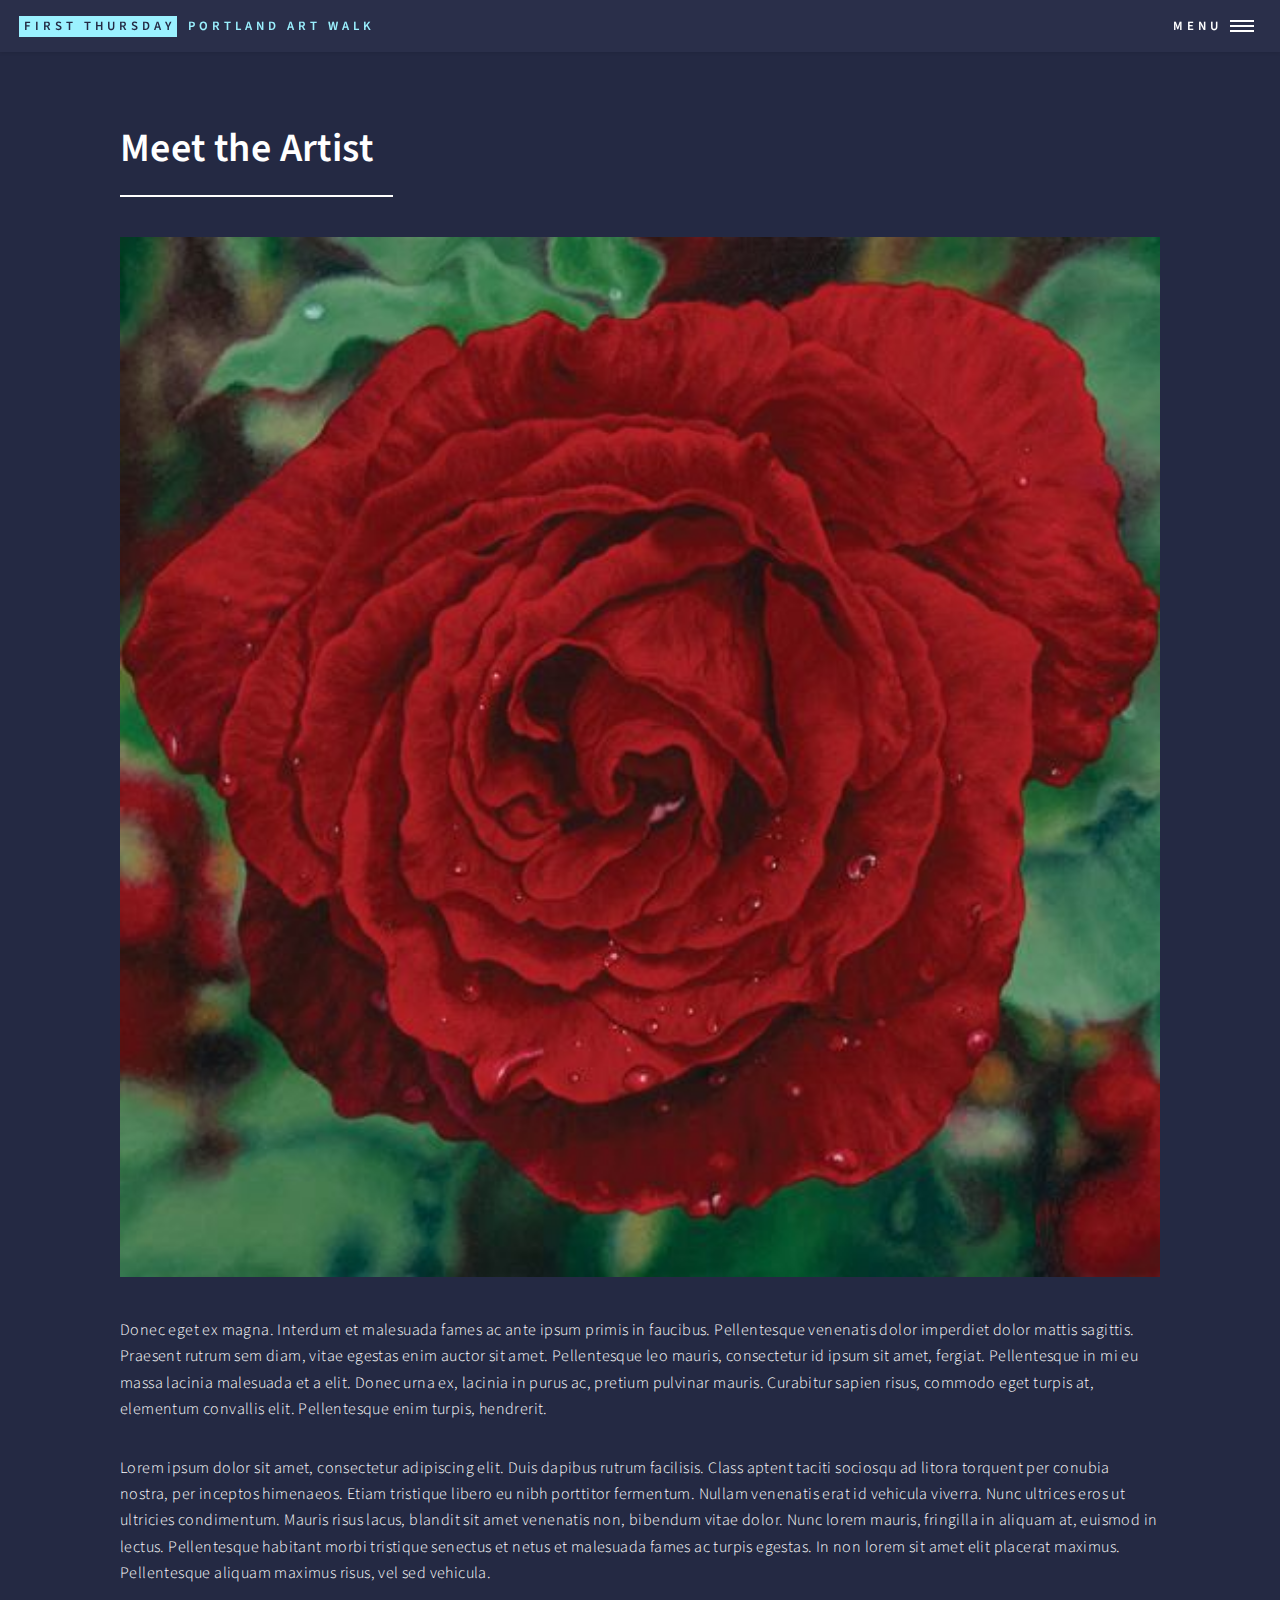
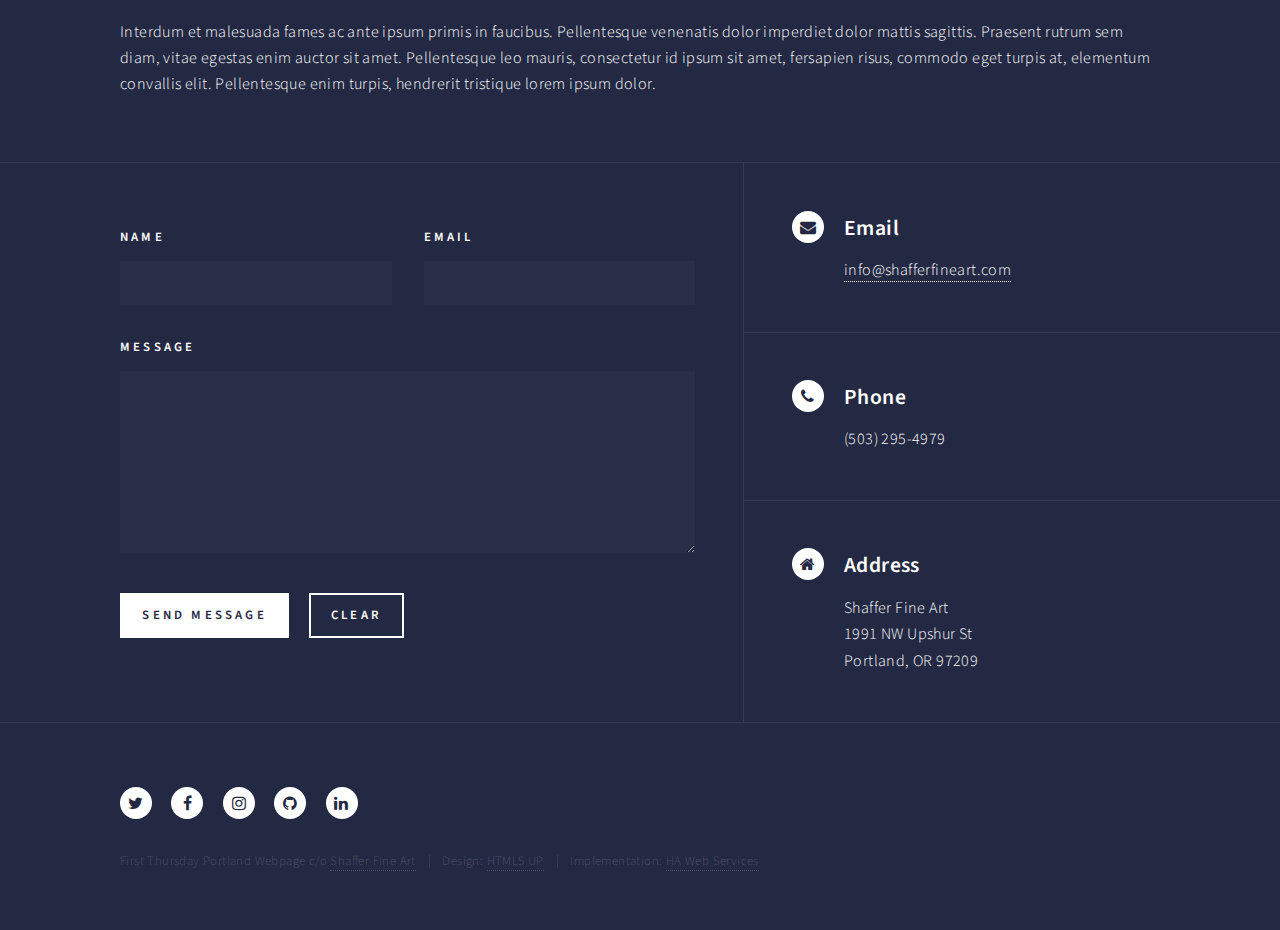
<file: html5up-forty/meet-the-artist.html>
<!DOCTYPE HTML>
<!--
	Forty by HTML5 UP
	html5up.net | @ajlkn
	Free for personal and commercial use under the CCA 3.0 license (html5up.net/license)
-->
<html>
	<head>
		<title>Meet the Artist: First Thursday Portland</title>
		<meta charset="utf-8" />
		<meta name="viewport" content="width=device-width, initial-scale=1, user-scalable=no" />
		<!--[if lte IE 8]><script src="assets/js/ie/html5shiv.js"></script><![endif]-->
		<link rel="stylesheet" href="assets/css/main.css" />
		<!--[if lte IE 9]><link rel="stylesheet" href="assets/css/ie9.css" /><![endif]-->
		<!--[if lte IE 8]><link rel="stylesheet" href="assets/css/ie8.css" /><![endif]-->
	</head>
	<body>

		<!-- Wrapper -->
			<div id="wrapper">

				<!-- Header -->
					<header id="header">
						<a href="index.html" class="logo"><strong>First Thursday</strong> <span>Portland Art Walk</span></a>
						<nav>
							<a href="#menu">Menu</a>
						</nav>
					</header>

				<!-- Menu -->
					<nav id="menu">
						<ul class="links">
							<li><a href="index.html">Home</a></li>
							<li><a href="calendar.html">Calendar</a></li>
							<li><a href="gallery-list.html">Gallery List</a></li>
							<li><a href="featured-event.html">Featured Event</a></li>
							<li><a href="meet-the-artist.html">Meet the Artist</a></li>
							<li><a href="beginners-guide.html">Beginner's Guide</a></li>
							<li><a href="history.html">History</a></li>
						</ul>
						<!-- <ul class="actions vertical">
							<li><a href="#" class="button special fit">Get Started</a></li>
							<li><a href="#" class="button fit">Log In</a></li>
						</ul> -->
					</nav>

				<!-- Main -->
					<div id="main" class="alt">

						<!-- One -->
							<section id="one">
								<div class="inner">
									<header class="major">
										<h1>Meet the Artist</h1>
									</header>
									<span class="image main"><img src="images/Mercedes_Rose.jpg" alt="" /></span>
									<p>Donec eget ex magna. Interdum et malesuada fames ac ante ipsum primis in faucibus. Pellentesque venenatis dolor imperdiet dolor mattis sagittis. Praesent rutrum sem diam, vitae egestas enim auctor sit amet. Pellentesque leo mauris, consectetur id ipsum sit amet, fergiat. Pellentesque in mi eu massa lacinia malesuada et a elit. Donec urna ex, lacinia in purus ac, pretium pulvinar mauris. Curabitur sapien risus, commodo eget turpis at, elementum convallis elit. Pellentesque enim turpis, hendrerit.</p>
									<p>Lorem ipsum dolor sit amet, consectetur adipiscing elit. Duis dapibus rutrum facilisis. Class aptent taciti sociosqu ad litora torquent per conubia nostra, per inceptos himenaeos. Etiam tristique libero eu nibh porttitor fermentum. Nullam venenatis erat id vehicula viverra. Nunc ultrices eros ut ultricies condimentum. Mauris risus lacus, blandit sit amet venenatis non, bibendum vitae dolor. Nunc lorem mauris, fringilla in aliquam at, euismod in lectus. Pellentesque habitant morbi tristique senectus et netus et malesuada fames ac turpis egestas. In non lorem sit amet elit placerat maximus. Pellentesque aliquam maximus risus, vel sed vehicula.</p>
									<p>Interdum et malesuada fames ac ante ipsum primis in faucibus. Pellentesque venenatis dolor imperdiet dolor mattis sagittis. Praesent rutrum sem diam, vitae egestas enim auctor sit amet. Pellentesque leo mauris, consectetur id ipsum sit amet, fersapien risus, commodo eget turpis at, elementum convallis elit. Pellentesque enim turpis, hendrerit tristique lorem ipsum dolor.</p>
								</div>
							</section>

					</div>

				<!-- Contact -->
					<section id="contact">
						<div class="inner">
							<section>
								<form method="post" action="#">
									<div class="field half first">
										<label for="name">Name</label>
										<input type="text" name="name" id="name" />
									</div>
									<div class="field half">
										<label for="email">Email</label>
										<input type="text" name="email" id="email" />
									</div>
									<div class="field">
										<label for="message">Message</label>
										<textarea name="message" id="message" rows="6"></textarea>
									</div>
									<ul class="actions">
										<li><input type="submit" value="Send Message" class="special" /></li>
										<li><input type="reset" value="Clear" /></li>
									</ul>
								</form>
							</section>
							<section class="split">
								<section>
									<div class="contact-method">
										<span class="icon alt fa-envelope"></span>
										<h3>Email</h3>
										<a href="#">info@shafferfineart.com</a>
									</div>
								</section>
								<section>
									<div class="contact-method">
										<span class="icon alt fa-phone"></span>
										<h3>Phone</h3>
										<span>(503) 295-4979</span>
									</div>
								</section>
								<section>
									<div class="contact-method">
										<span class="icon alt fa-home"></span>
										<h3>Address</h3>
										<span>Shaffer Fine Art<br />
										1991 NW Upshur St<br />
										Portland, OR 97209</span>
									</div>
								</section>
							</section>
						</div>
					</section>

				<!-- Footer -->
					<footer id="footer">
						<div class="inner">
							<ul class="icons">
								<li><a href="#" class="icon alt fa-twitter"><span class="label">Twitter</span></a></li>
								<li><a href="#" class="icon alt fa-facebook"><span class="label">Facebook</span></a></li>
								<li><a href="#" class="icon alt fa-instagram"><span class="label">Instagram</span></a></li>
								<li><a href="#" class="icon alt fa-github"><span class="label">GitHub</span></a></li>
								<li><a href="#" class="icon alt fa-linkedin"><span class="label">LinkedIn</span></a></li>
							</ul>
							<ul class="copyright">
								<li>First Thursday Portland Webpage c/o <a href="http://shafferfineart.com/">Shaffer Fine Art</a></li><li>Design: <a href="https://html5up.net">HTML5 UP</a></li><li>Implementation: <a href="http://hawebservices.com/">HA Web Services</a></li>
							</ul>
						</div>
					</footer>

			</div>

		<!-- Scripts -->
			<script src="assets/js/jquery.min.js"></script>
			<script src="assets/js/jquery.scrolly.min.js"></script>
			<script src="assets/js/jquery.scrollex.min.js"></script>
			<script src="assets/js/skel.min.js"></script>
			<script src="assets/js/util.js"></script>
			<!--[if lte IE 8]><script src="assets/js/ie/respond.min.js"></script><![endif]-->
			<script src="assets/js/main.js"></script>

	</body>
</html>
</file>
<file: html5up-forty/assets/css/ie9.css>
/*
	Forty by HTML5 UP
	html5up.net | @ajlkn
	Free for personal and commercial use under the CCA 3.0 license (html5up.net/license)
*/

/* Spotlights */

	.spotlights > section:after {
		content: '';
		display: block;
		clear: both;
	}

	.spotlights > section > .image {
		float: left;
	}

	.spotlights > section > .content {
		float: left;
	}

/* Tiles */

	.tiles:after {
		content: '';
		display: block;
		clear: both;
	}

	.tiles article {
		padding: 8em 4em 6em 4em ;
		float: left;
		height: auto;
		max-height: none;
		min-height: 0;
	}

/* Header */

	#header .logo {
		position: absolute;
		top: 0;
		left: 0;
	}

	#header nav {
		position: absolute;
		top: 0;
		right: 0;
	}

/* Banner */

	#banner {
		padding: 7em 0 4em 0 ;
		background-attachment: scroll;
		height: auto;
		max-height: none;
		min-height: 0;
	}

		#banner > .inner .content {
			display: block;
		}

			#banner > .inner .content > * {
				margin-left: 0;
				margin: 0 0 2em 0;
			}

		#banner.major {
			height: auto;
			max-height: none;
			min-height: 0;
		}

/* Contact */

	#contact:after {
		content: '';
		display: block;
		clear: both;
	}

	#contact > .inner > * {
		float: left;
	}

/* Menu */

	#menu .inner {
		margin: 0 auto;
	}
</file>
<file: html5up-forty/assets/css/ie8.css>
/*
	Forty by HTML5 UP
	html5up.net | @ajlkn
	Free for personal and commercial use under the CCA 3.0 license (html5up.net/license)
*/

/* Button */

	.button {
		border: solid 2px !important;
	}

		.button.next {
			padding-right: 1.75em;
		}

			.button.next:before, .button.next:after {
				display: none;
			}

/* Tiles */

	.tiles article {
		width: 50%;
		-ms-behavior: url("assets/js/ie/backgroundsize.min.htc");
		background-size: cover;
	}

/* Banner */

	#banner {
		-ms-behavior: url("assets/js/ie/backgroundsize.min.htc");
	}

		#banner:after {
			display: none;
		}

/* Menu */

	#menu {
		background: #242943;
	}
</file>
<file: html5up-forty/assets/css/main.css>
@import url(font-awesome.min.css);
@import url("https://fonts.googleapis.com/css?family=Source+Sans+Pro:300,300italic,600,600italic");

/*
	Forty by HTML5 UP
	html5up.net | @ajlkn
	Free for personal and commercial use under the CCA 3.0 license (html5up.net/license)
*/

/* Reset */

	html, body, div, span, applet, object, iframe, h1, h2, h3, h4, h5, h6, p, blockquote, pre, a, abbr, acronym, address, big, cite, code, del, dfn, em, img, ins, kbd, q, s, samp, small, strike, strong, sub, sup, tt, var, b, u, i, center, dl, dt, dd, ol, ul, li, fieldset, form, label, legend, table, caption, tbody, tfoot, thead, tr, th, td, article, aside, canvas, details, embed, figure, figcaption, footer, header, hgroup, menu, nav, output, ruby, section, summary, time, mark, audio, video {
		margin: 0;
		padding: 0;
		border: 0;
		font-size: 100%;
		font: inherit;
		vertical-align: baseline;
	}

	article, aside, details, figcaption, figure, footer, header, hgroup, menu, nav, section {
		display: block;
	}

	body {
		line-height: 1;
	}

	ol, ul {
		list-style: none;
	}

	blockquote, q {
		quotes: none;
	}

	blockquote:before, blockquote:after, q:before, q:after {
		content: '';
		content: none;
	}

	table {
		border-collapse: collapse;
		border-spacing: 0;
	}

	body {
		-webkit-text-size-adjust: none;
	}

/* Box Model */

	*, *:before, *:after {
		-moz-box-sizing: border-box;
		-webkit-box-sizing: border-box;
		box-sizing: border-box;
	}

/* Grid */

	.row {
		border-bottom: solid 1px transparent;
		-moz-box-sizing: border-box;
		-webkit-box-sizing: border-box;
		box-sizing: border-box;
	}

	.row > * {
		float: left;
		-moz-box-sizing: border-box;
		-webkit-box-sizing: border-box;
		box-sizing: border-box;
	}

	.row:after, .row:before {
		content: '';
		display: block;
		clear: both;
		height: 0;
	}

	.row.uniform > * > :first-child {
		margin-top: 0;
	}

	.row.uniform > * > :last-child {
		margin-bottom: 0;
	}

	.row.\30 \25 > * {
		padding: 0 0 0 0em;
	}

	.row.\30 \25 {
		margin: 0 0 -1px 0em;
	}

	.row.uniform.\30 \25 > * {
		padding: 0em 0 0 0em;
	}

	.row.uniform.\30 \25 {
		margin: 0em 0 -1px 0em;
	}

	.row > * {
		padding: 0 0 0 2em;
	}

	.row {
		margin: 0 0 -1px -2em;
	}

	.row.uniform > * {
		padding: 2em 0 0 2em;
	}

	.row.uniform {
		margin: -2em 0 -1px -2em;
	}

	.row.\32 00\25 > * {
		padding: 0 0 0 4em;
	}

	.row.\32 00\25 {
		margin: 0 0 -1px -4em;
	}

	.row.uniform.\32 00\25 > * {
		padding: 4em 0 0 4em;
	}

	.row.uniform.\32 00\25 {
		margin: -4em 0 -1px -4em;
	}

	.row.\31 50\25 > * {
		padding: 0 0 0 3em;
	}

	.row.\31 50\25 {
		margin: 0 0 -1px -3em;
	}

	.row.uniform.\31 50\25 > * {
		padding: 3em 0 0 3em;
	}

	.row.uniform.\31 50\25 {
		margin: -3em 0 -1px -3em;
	}

	.row.\35 0\25 > * {
		padding: 0 0 0 1em;
	}

	.row.\35 0\25 {
		margin: 0 0 -1px -1em;
	}

	.row.uniform.\35 0\25 > * {
		padding: 1em 0 0 1em;
	}

	.row.uniform.\35 0\25 {
		margin: -1em 0 -1px -1em;
	}

	.row.\32 5\25 > * {
		padding: 0 0 0 0.5em;
	}

	.row.\32 5\25 {
		margin: 0 0 -1px -0.5em;
	}

	.row.uniform.\32 5\25 > * {
		padding: 0.5em 0 0 0.5em;
	}

	.row.uniform.\32 5\25 {
		margin: -0.5em 0 -1px -0.5em;
	}

	.\31 2u, .\31 2u\24 {
		width: 100%;
		clear: none;
		margin-left: 0;
	}

	.\31 1u, .\31 1u\24 {
		width: 91.6666666667%;
		clear: none;
		margin-left: 0;
	}

	.\31 0u, .\31 0u\24 {
		width: 83.3333333333%;
		clear: none;
		margin-left: 0;
	}

	.\39 u, .\39 u\24 {
		width: 75%;
		clear: none;
		margin-left: 0;
	}

	.\38 u, .\38 u\24 {
		width: 66.6666666667%;
		clear: none;
		margin-left: 0;
	}

	.\37 u, .\37 u\24 {
		width: 58.3333333333%;
		clear: none;
		margin-left: 0;
	}

	.\36 u, .\36 u\24 {
		width: 50%;
		clear: none;
		margin-left: 0;
	}

	.\35 u, .\35 u\24 {
		width: 41.6666666667%;
		clear: none;
		margin-left: 0;
	}

	.\34 u, .\34 u\24 {
		width: 33.3333333333%;
		clear: none;
		margin-left: 0;
	}

	.\33 u, .\33 u\24 {
		width: 25%;
		clear: none;
		margin-left: 0;
	}

	.\32 u, .\32 u\24 {
		width: 16.6666666667%;
		clear: none;
		margin-left: 0;
	}

	.\31 u, .\31 u\24 {
		width: 8.3333333333%;
		clear: none;
		margin-left: 0;
	}

	.\31 2u\24 + *,
	.\31 1u\24 + *,
	.\31 0u\24 + *,
	.\39 u\24 + *,
	.\38 u\24 + *,
	.\37 u\24 + *,
	.\36 u\24 + *,
	.\35 u\24 + *,
	.\34 u\24 + *,
	.\33 u\24 + *,
	.\32 u\24 + *,
	.\31 u\24 + * {
		clear: left;
	}

	.\-11u {
		margin-left: 91.66667%;
	}

	.\-10u {
		margin-left: 83.33333%;
	}

	.\-9u {
		margin-left: 75%;
	}

	.\-8u {
		margin-left: 66.66667%;
	}

	.\-7u {
		margin-left: 58.33333%;
	}

	.\-6u {
		margin-left: 50%;
	}

	.\-5u {
		margin-left: 41.66667%;
	}

	.\-4u {
		margin-left: 33.33333%;
	}

	.\-3u {
		margin-left: 25%;
	}

	.\-2u {
		margin-left: 16.66667%;
	}

	.\-1u {
		margin-left: 8.33333%;
	}

	@media screen and (max-width: 1680px) {

		.row > * {
			padding: 0 0 0 2em;
		}

		.row {
			margin: 0 0 -1px -2em;
		}

		.row.uniform > * {
			padding: 2em 0 0 2em;
		}

		.row.uniform {
			margin: -2em 0 -1px -2em;
		}

		.row.\32 00\25 > * {
			padding: 0 0 0 4em;
		}

		.row.\32 00\25 {
			margin: 0 0 -1px -4em;
		}

		.row.uniform.\32 00\25 > * {
			padding: 4em 0 0 4em;
		}

		.row.uniform.\32 00\25 {
			margin: -4em 0 -1px -4em;
		}

		.row.\31 50\25 > * {
			padding: 0 0 0 3em;
		}

		.row.\31 50\25 {
			margin: 0 0 -1px -3em;
		}

		.row.uniform.\31 50\25 > * {
			padding: 3em 0 0 3em;
		}

		.row.uniform.\31 50\25 {
			margin: -3em 0 -1px -3em;
		}

		.row.\35 0\25 > * {
			padding: 0 0 0 1em;
		}

		.row.\35 0\25 {
			margin: 0 0 -1px -1em;
		}

		.row.uniform.\35 0\25 > * {
			padding: 1em 0 0 1em;
		}

		.row.uniform.\35 0\25 {
			margin: -1em 0 -1px -1em;
		}

		.row.\32 5\25 > * {
			padding: 0 0 0 0.5em;
		}

		.row.\32 5\25 {
			margin: 0 0 -1px -0.5em;
		}

		.row.uniform.\32 5\25 > * {
			padding: 0.5em 0 0 0.5em;
		}

		.row.uniform.\32 5\25 {
			margin: -0.5em 0 -1px -0.5em;
		}

		.\31 2u\28xlarge\29, .\31 2u\24\28xlarge\29 {
			width: 100%;
			clear: none;
			margin-left: 0;
		}

		.\31 1u\28xlarge\29, .\31 1u\24\28xlarge\29 {
			width: 91.6666666667%;
			clear: none;
			margin-left: 0;
		}

		.\31 0u\28xlarge\29, .\31 0u\24\28xlarge\29 {
			width: 83.3333333333%;
			clear: none;
			margin-left: 0;
		}

		.\39 u\28xlarge\29, .\39 u\24\28xlarge\29 {
			width: 75%;
			clear: none;
			margin-left: 0;
		}

		.\38 u\28xlarge\29, .\38 u\24\28xlarge\29 {
			width: 66.6666666667%;
			clear: none;
			margin-left: 0;
		}

		.\37 u\28xlarge\29, .\37 u\24\28xlarge\29 {
			width: 58.3333333333%;
			clear: none;
			margin-left: 0;
		}

		.\36 u\28xlarge\29, .\36 u\24\28xlarge\29 {
			width: 50%;
			clear: none;
			margin-left: 0;
		}

		.\35 u\28xlarge\29, .\35 u\24\28xlarge\29 {
			width: 41.6666666667%;
			clear: none;
			margin-left: 0;
		}

		.\34 u\28xlarge\29, .\34 u\24\28xlarge\29 {
			width: 33.3333333333%;
			clear: none;
			margin-left: 0;
		}

		.\33 u\28xlarge\29, .\33 u\24\28xlarge\29 {
			width: 25%;
			clear: none;
			margin-left: 0;
		}

		.\32 u\28xlarge\29, .\32 u\24\28xlarge\29 {
			width: 16.6666666667%;
			clear: none;
			margin-left: 0;
		}

		.\31 u\28xlarge\29, .\31 u\24\28xlarge\29 {
			width: 8.3333333333%;
			clear: none;
			margin-left: 0;
		}

		.\31 2u\24\28xlarge\29 + *,
		.\31 1u\24\28xlarge\29 + *,
		.\31 0u\24\28xlarge\29 + *,
		.\39 u\24\28xlarge\29 + *,
		.\38 u\24\28xlarge\29 + *,
		.\37 u\24\28xlarge\29 + *,
		.\36 u\24\28xlarge\29 + *,
		.\35 u\24\28xlarge\29 + *,
		.\34 u\24\28xlarge\29 + *,
		.\33 u\24\28xlarge\29 + *,
		.\32 u\24\28xlarge\29 + *,
		.\31 u\24\28xlarge\29 + * {
			clear: left;
		}

		.\-11u\28xlarge\29 {
			margin-left: 91.66667%;
		}

		.\-10u\28xlarge\29 {
			margin-left: 83.33333%;
		}

		.\-9u\28xlarge\29 {
			margin-left: 75%;
		}

		.\-8u\28xlarge\29 {
			margin-left: 66.66667%;
		}

		.\-7u\28xlarge\29 {
			margin-left: 58.33333%;
		}

		.\-6u\28xlarge\29 {
			margin-left: 50%;
		}

		.\-5u\28xlarge\29 {
			margin-left: 41.66667%;
		}

		.\-4u\28xlarge\29 {
			margin-left: 33.33333%;
		}

		.\-3u\28xlarge\29 {
			margin-left: 25%;
		}

		.\-2u\28xlarge\29 {
			margin-left: 16.66667%;
		}

		.\-1u\28xlarge\29 {
			margin-left: 8.33333%;
		}

	}

	@media screen and (max-width: 1280px) {

		.row > * {
			padding: 0 0 0 1.5em;
		}

		.row {
			margin: 0 0 -1px -1.5em;
		}

		.row.uniform > * {
			padding: 1.5em 0 0 1.5em;
		}

		.row.uniform {
			margin: -1.5em 0 -1px -1.5em;
		}

		.row.\32 00\25 > * {
			padding: 0 0 0 3em;
		}

		.row.\32 00\25 {
			margin: 0 0 -1px -3em;
		}

		.row.uniform.\32 00\25 > * {
			padding: 3em 0 0 3em;
		}

		.row.uniform.\32 00\25 {
			margin: -3em 0 -1px -3em;
		}

		.row.\31 50\25 > * {
			padding: 0 0 0 2.25em;
		}

		.row.\31 50\25 {
			margin: 0 0 -1px -2.25em;
		}

		.row.uniform.\31 50\25 > * {
			padding: 2.25em 0 0 2.25em;
		}

		.row.uniform.\31 50\25 {
			margin: -2.25em 0 -1px -2.25em;
		}

		.row.\35 0\25 > * {
			padding: 0 0 0 0.75em;
		}

		.row.\35 0\25 {
			margin: 0 0 -1px -0.75em;
		}

		.row.uniform.\35 0\25 > * {
			padding: 0.75em 0 0 0.75em;
		}

		.row.uniform.\35 0\25 {
			margin: -0.75em 0 -1px -0.75em;
		}

		.row.\32 5\25 > * {
			padding: 0 0 0 0.375em;
		}

		.row.\32 5\25 {
			margin: 0 0 -1px -0.375em;
		}

		.row.uniform.\32 5\25 > * {
			padding: 0.375em 0 0 0.375em;
		}

		.row.uniform.\32 5\25 {
			margin: -0.375em 0 -1px -0.375em;
		}

		.\31 2u\28large\29, .\31 2u\24\28large\29 {
			width: 100%;
			clear: none;
			margin-left: 0;
		}

		.\31 1u\28large\29, .\31 1u\24\28large\29 {
			width: 91.6666666667%;
			clear: none;
			margin-left: 0;
		}

		.\31 0u\28large\29, .\31 0u\24\28large\29 {
			width: 83.3333333333%;
			clear: none;
			margin-left: 0;
		}

		.\39 u\28large\29, .\39 u\24\28large\29 {
			width: 75%;
			clear: none;
			margin-left: 0;
		}

		.\38 u\28large\29, .\38 u\24\28large\29 {
			width: 66.6666666667%;
			clear: none;
			margin-left: 0;
		}

		.\37 u\28large\29, .\37 u\24\28large\29 {
			width: 58.3333333333%;
			clear: none;
			margin-left: 0;
		}

		.\36 u\28large\29, .\36 u\24\28large\29 {
			width: 50%;
			clear: none;
			margin-left: 0;
		}

		.\35 u\28large\29, .\35 u\24\28large\29 {
			width: 41.6666666667%;
			clear: none;
			margin-left: 0;
		}

		.\34 u\28large\29, .\34 u\24\28large\29 {
			width: 33.3333333333%;
			clear: none;
			margin-left: 0;
		}

		.\33 u\28large\29, .\33 u\24\28large\29 {
			width: 25%;
			clear: none;
			margin-left: 0;
		}

		.\32 u\28large\29, .\32 u\24\28large\29 {
			width: 16.6666666667%;
			clear: none;
			margin-left: 0;
		}

		.\31 u\28large\29, .\31 u\24\28large\29 {
			width: 8.3333333333%;
			clear: none;
			margin-left: 0;
		}

		.\31 2u\24\28large\29 + *,
		.\31 1u\24\28large\29 + *,
		.\31 0u\24\28large\29 + *,
		.\39 u\24\28large\29 + *,
		.\38 u\24\28large\29 + *,
		.\37 u\24\28large\29 + *,
		.\36 u\24\28large\29 + *,
		.\35 u\24\28large\29 + *,
		.\34 u\24\28large\29 + *,
		.\33 u\24\28large\29 + *,
		.\32 u\24\28large\29 + *,
		.\31 u\24\28large\29 + * {
			clear: left;
		}

		.\-11u\28large\29 {
			margin-left: 91.66667%;
		}

		.\-10u\28large\29 {
			margin-left: 83.33333%;
		}

		.\-9u\28large\29 {
			margin-left: 75%;
		}

		.\-8u\28large\29 {
			margin-left: 66.66667%;
		}

		.\-7u\28large\29 {
			margin-left: 58.33333%;
		}

		.\-6u\28large\29 {
			margin-left: 50%;
		}

		.\-5u\28large\29 {
			margin-left: 41.66667%;
		}

		.\-4u\28large\29 {
			margin-left: 33.33333%;
		}

		.\-3u\28large\29 {
			margin-left: 25%;
		}

		.\-2u\28large\29 {
			margin-left: 16.66667%;
		}

		.\-1u\28large\29 {
			margin-left: 8.33333%;
		}

	}

	@media screen and (max-width: 980px) {

		.row > * {
			padding: 0 0 0 1.5em;
		}

		.row {
			margin: 0 0 -1px -1.5em;
		}

		.row.uniform > * {
			padding: 1.5em 0 0 1.5em;
		}

		.row.uniform {
			margin: -1.5em 0 -1px -1.5em;
		}

		.row.\32 00\25 > * {
			padding: 0 0 0 3em;
		}

		.row.\32 00\25 {
			margin: 0 0 -1px -3em;
		}

		.row.uniform.\32 00\25 > * {
			padding: 3em 0 0 3em;
		}

		.row.uniform.\32 00\25 {
			margin: -3em 0 -1px -3em;
		}

		.row.\31 50\25 > * {
			padding: 0 0 0 2.25em;
		}

		.row.\31 50\25 {
			margin: 0 0 -1px -2.25em;
		}

		.row.uniform.\31 50\25 > * {
			padding: 2.25em 0 0 2.25em;
		}

		.row.uniform.\31 50\25 {
			margin: -2.25em 0 -1px -2.25em;
		}

		.row.\35 0\25 > * {
			padding: 0 0 0 0.75em;
		}

		.row.\35 0\25 {
			margin: 0 0 -1px -0.75em;
		}

		.row.uniform.\35 0\25 > * {
			padding: 0.75em 0 0 0.75em;
		}

		.row.uniform.\35 0\25 {
			margin: -0.75em 0 -1px -0.75em;
		}

		.row.\32 5\25 > * {
			padding: 0 0 0 0.375em;
		}

		.row.\32 5\25 {
			margin: 0 0 -1px -0.375em;
		}

		.row.uniform.\32 5\25 > * {
			padding: 0.375em 0 0 0.375em;
		}

		.row.uniform.\32 5\25 {
			margin: -0.375em 0 -1px -0.375em;
		}

		.\31 2u\28medium\29, .\31 2u\24\28medium\29 {
			width: 100%;
			clear: none;
			margin-left: 0;
		}

		.\31 1u\28medium\29, .\31 1u\24\28medium\29 {
			width: 91.6666666667%;
			clear: none;
			margin-left: 0;
		}

		.\31 0u\28medium\29, .\31 0u\24\28medium\29 {
			width: 83.3333333333%;
			clear: none;
			margin-left: 0;
		}

		.\39 u\28medium\29, .\39 u\24\28medium\29 {
			width: 75%;
			clear: none;
			margin-left: 0;
		}

		.\38 u\28medium\29, .\38 u\24\28medium\29 {
			width: 66.6666666667%;
			clear: none;
			margin-left: 0;
		}

		.\37 u\28medium\29, .\37 u\24\28medium\29 {
			width: 58.3333333333%;
			clear: none;
			margin-left: 0;
		}

		.\36 u\28medium\29, .\36 u\24\28medium\29 {
			width: 50%;
			clear: none;
			margin-left: 0;
		}

		.\35 u\28medium\29, .\35 u\24\28medium\29 {
			width: 41.6666666667%;
			clear: none;
			margin-left: 0;
		}

		.\34 u\28medium\29, .\34 u\24\28medium\29 {
			width: 33.3333333333%;
			clear: none;
			margin-left: 0;
		}

		.\33 u\28medium\29, .\33 u\24\28medium\29 {
			width: 25%;
			clear: none;
			margin-left: 0;
		}

		.\32 u\28medium\29, .\32 u\24\28medium\29 {
			width: 16.6666666667%;
			clear: none;
			margin-left: 0;
		}

		.\31 u\28medium\29, .\31 u\24\28medium\29 {
			width: 8.3333333333%;
			clear: none;
			margin-left: 0;
		}

		.\31 2u\24\28medium\29 + *,
		.\31 1u\24\28medium\29 + *,
		.\31 0u\24\28medium\29 + *,
		.\39 u\24\28medium\29 + *,
		.\38 u\24\28medium\29 + *,
		.\37 u\24\28medium\29 + *,
		.\36 u\24\28medium\29 + *,
		.\35 u\24\28medium\29 + *,
		.\34 u\24\28medium\29 + *,
		.\33 u\24\28medium\29 + *,
		.\32 u\24\28medium\29 + *,
		.\31 u\24\28medium\29 + * {
			clear: left;
		}

		.\-11u\28medium\29 {
			margin-left: 91.66667%;
		}

		.\-10u\28medium\29 {
			margin-left: 83.33333%;
		}

		.\-9u\28medium\29 {
			margin-left: 75%;
		}

		.\-8u\28medium\29 {
			margin-left: 66.66667%;
		}

		.\-7u\28medium\29 {
			margin-left: 58.33333%;
		}

		.\-6u\28medium\29 {
			margin-left: 50%;
		}

		.\-5u\28medium\29 {
			margin-left: 41.66667%;
		}

		.\-4u\28medium\29 {
			margin-left: 33.33333%;
		}

		.\-3u\28medium\29 {
			margin-left: 25%;
		}

		.\-2u\28medium\29 {
			margin-left: 16.66667%;
		}

		.\-1u\28medium\29 {
			margin-left: 8.33333%;
		}

	}

	@media screen and (max-width: 736px) {

		.row > * {
			padding: 0 0 0 1.25em;
		}

		.row {
			margin: 0 0 -1px -1.25em;
		}

		.row.uniform > * {
			padding: 1.25em 0 0 1.25em;
		}

		.row.uniform {
			margin: -1.25em 0 -1px -1.25em;
		}

		.row.\32 00\25 > * {
			padding: 0 0 0 2.5em;
		}

		.row.\32 00\25 {
			margin: 0 0 -1px -2.5em;
		}

		.row.uniform.\32 00\25 > * {
			padding: 2.5em 0 0 2.5em;
		}

		.row.uniform.\32 00\25 {
			margin: -2.5em 0 -1px -2.5em;
		}

		.row.\31 50\25 > * {
			padding: 0 0 0 1.875em;
		}

		.row.\31 50\25 {
			margin: 0 0 -1px -1.875em;
		}

		.row.uniform.\31 50\25 > * {
			padding: 1.875em 0 0 1.875em;
		}

		.row.uniform.\31 50\25 {
			margin: -1.875em 0 -1px -1.875em;
		}

		.row.\35 0\25 > * {
			padding: 0 0 0 0.625em;
		}

		.row.\35 0\25 {
			margin: 0 0 -1px -0.625em;
		}

		.row.uniform.\35 0\25 > * {
			padding: 0.625em 0 0 0.625em;
		}

		.row.uniform.\35 0\25 {
			margin: -0.625em 0 -1px -0.625em;
		}

		.row.\32 5\25 > * {
			padding: 0 0 0 0.3125em;
		}

		.row.\32 5\25 {
			margin: 0 0 -1px -0.3125em;
		}

		.row.uniform.\32 5\25 > * {
			padding: 0.3125em 0 0 0.3125em;
		}

		.row.uniform.\32 5\25 {
			margin: -0.3125em 0 -1px -0.3125em;
		}

		.\31 2u\28small\29, .\31 2u\24\28small\29 {
			width: 100%;
			clear: none;
			margin-left: 0;
		}

		.\31 1u\28small\29, .\31 1u\24\28small\29 {
			width: 91.6666666667%;
			clear: none;
			margin-left: 0;
		}

		.\31 0u\28small\29, .\31 0u\24\28small\29 {
			width: 83.3333333333%;
			clear: none;
			margin-left: 0;
		}

		.\39 u\28small\29, .\39 u\24\28small\29 {
			width: 75%;
			clear: none;
			margin-left: 0;
		}

		.\38 u\28small\29, .\38 u\24\28small\29 {
			width: 66.6666666667%;
			clear: none;
			margin-left: 0;
		}

		.\37 u\28small\29, .\37 u\24\28small\29 {
			width: 58.3333333333%;
			clear: none;
			margin-left: 0;
		}

		.\36 u\28small\29, .\36 u\24\28small\29 {
			width: 50%;
			clear: none;
			margin-left: 0;
		}

		.\35 u\28small\29, .\35 u\24\28small\29 {
			width: 41.6666666667%;
			clear: none;
			margin-left: 0;
		}

		.\34 u\28small\29, .\34 u\24\28small\29 {
			width: 33.3333333333%;
			clear: none;
			margin-left: 0;
		}

		.\33 u\28small\29, .\33 u\24\28small\29 {
			width: 25%;
			clear: none;
			margin-left: 0;
		}

		.\32 u\28small\29, .\32 u\24\28small\29 {
			width: 16.6666666667%;
			clear: none;
			margin-left: 0;
		}

		.\31 u\28small\29, .\31 u\24\28small\29 {
			width: 8.3333333333%;
			clear: none;
			margin-left: 0;
		}

		.\31 2u\24\28small\29 + *,
		.\31 1u\24\28small\29 + *,
		.\31 0u\24\28small\29 + *,
		.\39 u\24\28small\29 + *,
		.\38 u\24\28small\29 + *,
		.\37 u\24\28small\29 + *,
		.\36 u\24\28small\29 + *,
		.\35 u\24\28small\29 + *,
		.\34 u\24\28small\29 + *,
		.\33 u\24\28small\29 + *,
		.\32 u\24\28small\29 + *,
		.\31 u\24\28small\29 + * {
			clear: left;
		}

		.\-11u\28small\29 {
			margin-left: 91.66667%;
		}

		.\-10u\28small\29 {
			margin-left: 83.33333%;
		}

		.\-9u\28small\29 {
			margin-left: 75%;
		}

		.\-8u\28small\29 {
			margin-left: 66.66667%;
		}

		.\-7u\28small\29 {
			margin-left: 58.33333%;
		}

		.\-6u\28small\29 {
			margin-left: 50%;
		}

		.\-5u\28small\29 {
			margin-left: 41.66667%;
		}

		.\-4u\28small\29 {
			margin-left: 33.33333%;
		}

		.\-3u\28small\29 {
			margin-left: 25%;
		}

		.\-2u\28small\29 {
			margin-left: 16.66667%;
		}

		.\-1u\28small\29 {
			margin-left: 8.33333%;
		}

	}

	@media screen and (max-width: 480px) {

		.row > * {
			padding: 0 0 0 1.25em;
		}

		.row {
			margin: 0 0 -1px -1.25em;
		}

		.row.uniform > * {
			padding: 1.25em 0 0 1.25em;
		}

		.row.uniform {
			margin: -1.25em 0 -1px -1.25em;
		}

		.row.\32 00\25 > * {
			padding: 0 0 0 2.5em;
		}

		.row.\32 00\25 {
			margin: 0 0 -1px -2.5em;
		}

		.row.uniform.\32 00\25 > * {
			padding: 2.5em 0 0 2.5em;
		}

		.row.uniform.\32 00\25 {
			margin: -2.5em 0 -1px -2.5em;
		}

		.row.\31 50\25 > * {
			padding: 0 0 0 1.875em;
		}

		.row.\31 50\25 {
			margin: 0 0 -1px -1.875em;
		}

		.row.uniform.\31 50\25 > * {
			padding: 1.875em 0 0 1.875em;
		}

		.row.uniform.\31 50\25 {
			margin: -1.875em 0 -1px -1.875em;
		}

		.row.\35 0\25 > * {
			padding: 0 0 0 0.625em;
		}

		.row.\35 0\25 {
			margin: 0 0 -1px -0.625em;
		}

		.row.uniform.\35 0\25 > * {
			padding: 0.625em 0 0 0.625em;
		}

		.row.uniform.\35 0\25 {
			margin: -0.625em 0 -1px -0.625em;
		}

		.row.\32 5\25 > * {
			padding: 0 0 0 0.3125em;
		}

		.row.\32 5\25 {
			margin: 0 0 -1px -0.3125em;
		}

		.row.uniform.\32 5\25 > * {
			padding: 0.3125em 0 0 0.3125em;
		}

		.row.uniform.\32 5\25 {
			margin: -0.3125em 0 -1px -0.3125em;
		}

		.\31 2u\28xsmall\29, .\31 2u\24\28xsmall\29 {
			width: 100%;
			clear: none;
			margin-left: 0;
		}

		.\31 1u\28xsmall\29, .\31 1u\24\28xsmall\29 {
			width: 91.6666666667%;
			clear: none;
			margin-left: 0;
		}

		.\31 0u\28xsmall\29, .\31 0u\24\28xsmall\29 {
			width: 83.3333333333%;
			clear: none;
			margin-left: 0;
		}

		.\39 u\28xsmall\29, .\39 u\24\28xsmall\29 {
			width: 75%;
			clear: none;
			margin-left: 0;
		}

		.\38 u\28xsmall\29, .\38 u\24\28xsmall\29 {
			width: 66.6666666667%;
			clear: none;
			margin-left: 0;
		}

		.\37 u\28xsmall\29, .\37 u\24\28xsmall\29 {
			width: 58.3333333333%;
			clear: none;
			margin-left: 0;
		}

		.\36 u\28xsmall\29, .\36 u\24\28xsmall\29 {
			width: 50%;
			clear: none;
			margin-left: 0;
		}

		.\35 u\28xsmall\29, .\35 u\24\28xsmall\29 {
			width: 41.6666666667%;
			clear: none;
			margin-left: 0;
		}

		.\34 u\28xsmall\29, .\34 u\24\28xsmall\29 {
			width: 33.3333333333%;
			clear: none;
			margin-left: 0;
		}

		.\33 u\28xsmall\29, .\33 u\24\28xsmall\29 {
			width: 25%;
			clear: none;
			margin-left: 0;
		}

		.\32 u\28xsmall\29, .\32 u\24\28xsmall\29 {
			width: 16.6666666667%;
			clear: none;
			margin-left: 0;
		}

		.\31 u\28xsmall\29, .\31 u\24\28xsmall\29 {
			width: 8.3333333333%;
			clear: none;
			margin-left: 0;
		}

		.\31 2u\24\28xsmall\29 + *,
		.\31 1u\24\28xsmall\29 + *,
		.\31 0u\24\28xsmall\29 + *,
		.\39 u\24\28xsmall\29 + *,
		.\38 u\24\28xsmall\29 + *,
		.\37 u\24\28xsmall\29 + *,
		.\36 u\24\28xsmall\29 + *,
		.\35 u\24\28xsmall\29 + *,
		.\34 u\24\28xsmall\29 + *,
		.\33 u\24\28xsmall\29 + *,
		.\32 u\24\28xsmall\29 + *,
		.\31 u\24\28xsmall\29 + * {
			clear: left;
		}

		.\-11u\28xsmall\29 {
			margin-left: 91.66667%;
		}

		.\-10u\28xsmall\29 {
			margin-left: 83.33333%;
		}

		.\-9u\28xsmall\29 {
			margin-left: 75%;
		}

		.\-8u\28xsmall\29 {
			margin-left: 66.66667%;
		}

		.\-7u\28xsmall\29 {
			margin-left: 58.33333%;
		}

		.\-6u\28xsmall\29 {
			margin-left: 50%;
		}

		.\-5u\28xsmall\29 {
			margin-left: 41.66667%;
		}

		.\-4u\28xsmall\29 {
			margin-left: 33.33333%;
		}

		.\-3u\28xsmall\29 {
			margin-left: 25%;
		}

		.\-2u\28xsmall\29 {
			margin-left: 16.66667%;
		}

		.\-1u\28xsmall\29 {
			margin-left: 8.33333%;
		}

	}

	@media screen and (max-width: 360px) {

		.row > * {
			padding: 0 0 0 1.25em;
		}

		.row {
			margin: 0 0 -1px -1.25em;
		}

		.row.uniform > * {
			padding: 1.25em 0 0 1.25em;
		}

		.row.uniform {
			margin: -1.25em 0 -1px -1.25em;
		}

		.row.\32 00\25 > * {
			padding: 0 0 0 2.5em;
		}

		.row.\32 00\25 {
			margin: 0 0 -1px -2.5em;
		}

		.row.uniform.\32 00\25 > * {
			padding: 2.5em 0 0 2.5em;
		}

		.row.uniform.\32 00\25 {
			margin: -2.5em 0 -1px -2.5em;
		}

		.row.\31 50\25 > * {
			padding: 0 0 0 1.875em;
		}

		.row.\31 50\25 {
			margin: 0 0 -1px -1.875em;
		}

		.row.uniform.\31 50\25 > * {
			padding: 1.875em 0 0 1.875em;
		}

		.row.uniform.\31 50\25 {
			margin: -1.875em 0 -1px -1.875em;
		}

		.row.\35 0\25 > * {
			padding: 0 0 0 0.625em;
		}

		.row.\35 0\25 {
			margin: 0 0 -1px -0.625em;
		}

		.row.uniform.\35 0\25 > * {
			padding: 0.625em 0 0 0.625em;
		}

		.row.uniform.\35 0\25 {
			margin: -0.625em 0 -1px -0.625em;
		}

		.row.\32 5\25 > * {
			padding: 0 0 0 0.3125em;
		}

		.row.\32 5\25 {
			margin: 0 0 -1px -0.3125em;
		}

		.row.uniform.\32 5\25 > * {
			padding: 0.3125em 0 0 0.3125em;
		}

		.row.uniform.\32 5\25 {
			margin: -0.3125em 0 -1px -0.3125em;
		}

		.\31 2u\28xxsmall\29, .\31 2u\24\28xxsmall\29 {
			width: 100%;
			clear: none;
			margin-left: 0;
		}

		.\31 1u\28xxsmall\29, .\31 1u\24\28xxsmall\29 {
			width: 91.6666666667%;
			clear: none;
			margin-left: 0;
		}

		.\31 0u\28xxsmall\29, .\31 0u\24\28xxsmall\29 {
			width: 83.3333333333%;
			clear: none;
			margin-left: 0;
		}

		.\39 u\28xxsmall\29, .\39 u\24\28xxsmall\29 {
			width: 75%;
			clear: none;
			margin-left: 0;
		}

		.\38 u\28xxsmall\29, .\38 u\24\28xxsmall\29 {
			width: 66.6666666667%;
			clear: none;
			margin-left: 0;
		}

		.\37 u\28xxsmall\29, .\37 u\24\28xxsmall\29 {
			width: 58.3333333333%;
			clear: none;
			margin-left: 0;
		}

		.\36 u\28xxsmall\29, .\36 u\24\28xxsmall\29 {
			width: 50%;
			clear: none;
			margin-left: 0;
		}

		.\35 u\28xxsmall\29, .\35 u\24\28xxsmall\29 {
			width: 41.6666666667%;
			clear: none;
			margin-left: 0;
		}

		.\34 u\28xxsmall\29, .\34 u\24\28xxsmall\29 {
			width: 33.3333333333%;
			clear: none;
			margin-left: 0;
		}

		.\33 u\28xxsmall\29, .\33 u\24\28xxsmall\29 {
			width: 25%;
			clear: none;
			margin-left: 0;
		}

		.\32 u\28xxsmall\29, .\32 u\24\28xxsmall\29 {
			width: 16.6666666667%;
			clear: none;
			margin-left: 0;
		}

		.\31 u\28xxsmall\29, .\31 u\24\28xxsmall\29 {
			width: 8.3333333333%;
			clear: none;
			margin-left: 0;
		}

		.\31 2u\24\28xxsmall\29 + *,
		.\31 1u\24\28xxsmall\29 + *,
		.\31 0u\24\28xxsmall\29 + *,
		.\39 u\24\28xxsmall\29 + *,
		.\38 u\24\28xxsmall\29 + *,
		.\37 u\24\28xxsmall\29 + *,
		.\36 u\24\28xxsmall\29 + *,
		.\35 u\24\28xxsmall\29 + *,
		.\34 u\24\28xxsmall\29 + *,
		.\33 u\24\28xxsmall\29 + *,
		.\32 u\24\28xxsmall\29 + *,
		.\31 u\24\28xxsmall\29 + * {
			clear: left;
		}

		.\-11u\28xxsmall\29 {
			margin-left: 91.66667%;
		}

		.\-10u\28xxsmall\29 {
			margin-left: 83.33333%;
		}

		.\-9u\28xxsmall\29 {
			margin-left: 75%;
		}

		.\-8u\28xxsmall\29 {
			margin-left: 66.66667%;
		}

		.\-7u\28xxsmall\29 {
			margin-left: 58.33333%;
		}

		.\-6u\28xxsmall\29 {
			margin-left: 50%;
		}

		.\-5u\28xxsmall\29 {
			margin-left: 41.66667%;
		}

		.\-4u\28xxsmall\29 {
			margin-left: 33.33333%;
		}

		.\-3u\28xxsmall\29 {
			margin-left: 25%;
		}

		.\-2u\28xxsmall\29 {
			margin-left: 16.66667%;
		}

		.\-1u\28xxsmall\29 {
			margin-left: 8.33333%;
		}

	}

/* Basic */

	@-ms-viewport {
		width: device-width;
	}

	body {
		-ms-overflow-style: scrollbar;
	}

	@media screen and (max-width: 480px) {

		html, body {
			min-width: 320px;
		}

	}

	body {
		background: #242943;
	}

		body.is-loading *, body.is-loading *:before, body.is-loading *:after {
			-moz-animation: none !important;
			-webkit-animation: none !important;
			-ms-animation: none !important;
			animation: none !important;
			-moz-transition: none !important;
			-webkit-transition: none !important;
			-ms-transition: none !important;
			transition: none !important;
		}

/* Type */

	body, input, select, textarea {
		color: #ffffff;
		font-family: "Source Sans Pro", Helvetica, sans-serif;
		font-size: 17pt;
		font-weight: 300;
		letter-spacing: 0.025em;
		line-height: 1.65;
	}

		@media screen and (max-width: 1680px) {

			body, input, select, textarea {
				font-size: 14pt;
			}

		}

		@media screen and (max-width: 1280px) {

			body, input, select, textarea {
				font-size: 12pt;
			}

		}

		@media screen and (max-width: 360px) {

			body, input, select, textarea {
				font-size: 11pt;
			}

		}

	a {
		-moz-transition: color 0.2s ease-in-out, border-bottom-color 0.2s ease-in-out;
		-webkit-transition: color 0.2s ease-in-out, border-bottom-color 0.2s ease-in-out;
		-ms-transition: color 0.2s ease-in-out, border-bottom-color 0.2s ease-in-out;
		transition: color 0.2s ease-in-out, border-bottom-color 0.2s ease-in-out;
		border-bottom: dotted 1px;
		color: inherit;
		text-decoration: none;
	}

		a:hover {
			border-bottom-color: transparent;
			color: #9bf1ff !important;
		}

		a:active {
			color: #53e3fb !important;
		}

	strong, b {
		color: #ffffff;
		font-weight: 600;
	}

	em, i {
		font-style: italic;
	}

	p {
		margin: 0 0 2em 0;
	}

	h1, h2, h3, h4, h5, h6 {
		color: #ffffff;
		font-weight: 600;
		line-height: 1.65;
		margin: 0 0 1em 0;
	}

		h1 a, h2 a, h3 a, h4 a, h5 a, h6 a {
			color: inherit;
			border-bottom: 0;
		}

	h1 {
		font-size: 2.5em;
	}

	h2 {
		font-size: 1.75em;
	}

	h3 {
		font-size: 1.35em;
	}

	h4 {
		font-size: 1.1em;
	}

	h5 {
		font-size: 0.9em;
	}

	h6 {
		font-size: 0.7em;
	}

	@media screen and (max-width: 736px) {

		h1 {
			font-size: 2em;
		}

		h2 {
			font-size: 1.5em;
		}

		h3 {
			font-size: 1.25em;
		}

	}

	sub {
		font-size: 0.8em;
		position: relative;
		top: 0.5em;
	}

	sup {
		font-size: 0.8em;
		position: relative;
		top: -0.5em;
	}

	blockquote {
		border-left: solid 4px rgba(212, 212, 255, 0.1);
		font-style: italic;
		margin: 0 0 2em 0;
		padding: 0.5em 0 0.5em 2em;
	}

	code {
		background: rgba(212, 212, 255, 0.035);
		font-family: "Courier New", monospace;
		font-size: 0.9em;
		margin: 0 0.25em;
		padding: 0.25em 0.65em;
	}

	pre {
		-webkit-overflow-scrolling: touch;
		font-family: "Courier New", monospace;
		font-size: 0.9em;
		margin: 0 0 2em 0;
	}

		pre code {
			display: block;
			line-height: 1.75;
			padding: 1em 1.5em;
			overflow-x: auto;
		}

	hr {
		border: 0;
		border-bottom: solid 1px rgba(212, 212, 255, 0.1);
		margin: 2em 0;
	}

		hr.major {
			margin: 3em 0;
		}

	.align-left {
		text-align: left;
	}

	.align-center {
		text-align: center;
	}

	.align-right {
		text-align: right;
	}

/* Section/Article */

	section.special, article.special {
		text-align: center;
	}

	header.major {
		width: -moz-max-content;
		width: -webkit-max-content;
		width: -ms-max-content;
		width: max-content;
		margin-bottom: 2em;
	}

		header.major > :first-child {
			margin-bottom: 0;
			width: calc(100% + 0.5em);
		}

			header.major > :first-child:after {
				content: '';
				background-color: #ffffff;
				display: block;
				height: 2px;
				margin: 0.325em 0 0.5em 0;
				width: 100%;
			}

		header.major > p {
			font-size: 0.7em;
			font-weight: 600;
			letter-spacing: 0.25em;
			margin-bottom: 0;
			text-transform: uppercase;
		}

		body.is-ie header.major > :first-child:after {
			max-width: 9em;
		}

		body.is-ie header.major > h1:after {
			max-width: 100% !important;
		}

	@media screen and (max-width: 736px) {

		header.major > p br {
			display: none;
		}

	}

/* Form */

	form {
		margin: 0 0 2em 0;
	}

		form .field {
			margin: 0 0 2em 0;
		}

			form .field.half {
				width: 50%;
				float: left;
				padding: 0 0 0 1em;
			}

				form .field.half.first {
					padding: 0 1em 0 0;
				}

		form > .actions {
			margin: 2.5em 0 0 0 !important;
		}

		@media screen and (max-width: 736px) {

			form .field {
				margin: 0 0 1.5em 0;
			}

				form .field.half {
					padding: 0 0 0 0.75em;
				}

					form .field.half.first {
						padding: 0 0.75em 0 0;
					}

			form > .actions {
				margin: 2em 0 0 0 !important;
			}

		}

		@media screen and (max-width: 480px) {

			form .field.half {
				width: 100%;
				float: none;
				padding: 0;
			}

				form .field.half.first {
					padding: 0;
				}

		}

	label {
		color: #ffffff;
		display: block;
		font-size: 0.8em;
		font-weight: 600;
		letter-spacing: 0.25em;
		margin: 0 0 1em 0;
		text-transform: uppercase;
	}

	input[type="text"],
	input[type="password"],
	input[type="email"],
	input[type="tel"],
	input[type="search"],
	input[type="url"],
	select,
	textarea {
		-moz-appearance: none;
		-webkit-appearance: none;
		-ms-appearance: none;
		appearance: none;
		background: rgba(212, 212, 255, 0.035);
		border: none;
		border-radius: 0;
		color: inherit;
		display: block;
		outline: 0;
		padding: 0 1em;
		text-decoration: none;
		width: 100%;
	}

		input[type="text"]:invalid,
		input[type="password"]:invalid,
		input[type="email"]:invalid,
		input[type="tel"]:invalid,
		input[type="search"]:invalid,
		input[type="url"]:invalid,
		select:invalid,
		textarea:invalid {
			box-shadow: none;
		}

		input[type="text"]:focus,
		input[type="password"]:focus,
		input[type="email"]:focus,
		input[type="tel"]:focus,
		input[type="search"]:focus,
		input[type="url"]:focus,
		select:focus,
		textarea:focus {
			border-color: #9bf1ff;
			box-shadow: 0 0 0 2px #9bf1ff;
		}

	.select-wrapper {
		text-decoration: none;
		display: block;
		position: relative;
	}

		.select-wrapper:before {
			-moz-osx-font-smoothing: grayscale;
			-webkit-font-smoothing: antialiased;
			font-family: FontAwesome;
			font-style: normal;
			font-weight: normal;
			text-transform: none !important;
		}

		.select-wrapper:before {
			color: rgba(212, 212, 255, 0.1);
			content: '\f078';
			display: block;
			height: 2.75em;
			line-height: 2.75em;
			pointer-events: none;
			position: absolute;
			right: 0;
			text-align: center;
			top: 0;
			width: 2.75em;
		}

		.select-wrapper select::-ms-expand {
			display: none;
		}

	input[type="text"],
	input[type="password"],
	input[type="email"],
	input[type="tel"],
	input[type="search"],
	input[type="url"],
	select {
		height: 2.75em;
	}

	textarea {
		padding: 0.75em 1em;
	}

	input[type="checkbox"],
	input[type="radio"] {
		-moz-appearance: none;
		-webkit-appearance: none;
		-ms-appearance: none;
		appearance: none;
		display: block;
		float: left;
		margin-right: -2em;
		opacity: 0;
		width: 1em;
		z-index: -1;
	}

		input[type="checkbox"] + label,
		input[type="radio"] + label {
			text-decoration: none;
			color: #ffffff;
			cursor: pointer;
			display: inline-block;
			font-weight: 300;
			padding-left: 2.65em;
			padding-right: 0.75em;
			position: relative;
		}

			input[type="checkbox"] + label:before,
			input[type="radio"] + label:before {
				-moz-osx-font-smoothing: grayscale;
				-webkit-font-smoothing: antialiased;
				font-family: FontAwesome;
				font-style: normal;
				font-weight: normal;
				text-transform: none !important;
			}

			input[type="checkbox"] + label:before,
			input[type="radio"] + label:before {
				background: rgba(212, 212, 255, 0.035);
				content: '';
				display: inline-block;
				height: 1.65em;
				left: 0;
				letter-spacing: 0;
				line-height: 1.58125em;
				position: absolute;
				text-align: center;
				top: 0;
				width: 1.65em;
			}

		input[type="checkbox"]:checked + label:before,
		input[type="radio"]:checked + label:before {
			background: #ffffff;
			border-color: #9bf1ff;
			content: '\f00c';
			color: #242943;
		}

		input[type="checkbox"]:focus + label:before,
		input[type="radio"]:focus + label:before {
			box-shadow: 0 0 0 2px #9bf1ff;
		}

	input[type="radio"] + label:before {
		border-radius: 100%;
	}

	::-webkit-input-placeholder {
		color: rgba(244, 244, 255, 0.2) !important;
		opacity: 1.0;
	}

	:-moz-placeholder {
		color: rgba(244, 244, 255, 0.2) !important;
		opacity: 1.0;
	}

	::-moz-placeholder {
		color: rgba(244, 244, 255, 0.2) !important;
		opacity: 1.0;
	}

	:-ms-input-placeholder {
		color: rgba(244, 244, 255, 0.2) !important;
		opacity: 1.0;
	}

	.formerize-placeholder {
		color: rgba(244, 244, 255, 0.2) !important;
		opacity: 1.0;
	}

/* Box */

	.box {
		border: solid 1px rgba(212, 212, 255, 0.1);
		margin-bottom: 2em;
		padding: 1.5em;
	}

		.box > :last-child,
		.box > :last-child > :last-child,
		.box > :last-child > :last-child > :last-child {
			margin-bottom: 0;
		}

		.box.alt {
			border: 0;
			border-radius: 0;
			padding: 0;
		}

/* Icon */

	.icon {
		text-decoration: none;
		border-bottom: none;
		position: relative;
	}

		.icon:before {
			-moz-osx-font-smoothing: grayscale;
			-webkit-font-smoothing: antialiased;
			font-family: FontAwesome;
			font-style: normal;
			font-weight: normal;
			text-transform: none !important;
		}

		.icon > .label {
			display: none;
		}

		.icon.alt:before {
			background-color: #ffffff;
			border-radius: 100%;
			color: #242943;
			display: inline-block;
			height: 2em;
			line-height: 2em;
			text-align: center;
			width: 2em;
		}

	a.icon.alt:before {
		-moz-transition: background-color 0.2s ease-in-out;
		-webkit-transition: background-color 0.2s ease-in-out;
		-ms-transition: background-color 0.2s ease-in-out;
		transition: background-color 0.2s ease-in-out;
	}

	a.icon.alt:hover:before {
		background-color: #6fc3df;
	}

	a.icon.alt:active:before {
		background-color: #37a6cb;
	}

/* Image */

	.image {
		border: 0;
		display: inline-block;
		position: relative;
	}

		.image img {
			display: block;
		}

		.image.left, .image.right {
			max-width: 10%;
		}

			.image.left img, .image.right img {
				width: 100%;
			}

		.image.left {
			float: left;
			margin: 0 1.5em 1.25em 0;
			top: 0.25em;
		}

		.image.right {
			float: right;
			margin: 0 0 1.25em 1.5em;
			top: 0.25em;
		}

		.image.fit {
			display: block;
			margin: 0 0 2em 0;
			width: 100%;
		}

			.image.fit img {
				width: 100%;
			}

		.image.main {
			display: block;
			margin: 2.5em 0;
			width: 100%;
		}

			.image.main img {
				width: 100%;
			}

			@media screen and (max-width: 736px) {

				.image.main {
					margin: 1.5em 0;
				}

			}

/* List */

	ol {
		list-style: decimal;
		margin: 0 0 2em 0;
		padding-left: 1.25em;
	}

		ol li {
			padding-left: 0.25em;
		}

	ul {
		list-style: disc;
		margin: 0 0 2em 0;
		padding-left: 1em;
	}

		ul li {
			padding-left: 0.5em;
		}

		ul.alt {
			list-style: none;
			padding-left: 0;
		}

			ul.alt li {
				border-top: solid 1px rgba(212, 212, 255, 0.1);
				padding: 0.5em 0;
			}

				ul.alt li:first-child {
					border-top: 0;
					padding-top: 0;
				}

		ul.icons {
			cursor: default;
			list-style: none;
			padding-left: 0;
		}

			ul.icons li {
				display: inline-block;
				padding: 0 1em 0 0;
			}

				ul.icons li:last-child {
					padding-right: 0;
				}

			@media screen and (max-width: 736px) {

				ul.icons li {
					padding: 0 0.75em 0 0;
				}

			}

		ul.actions {
			cursor: default;
			list-style: none;
			padding-left: 0;
		}

			ul.actions li {
				display: inline-block;
				padding: 0 1em 0 0;
				vertical-align: middle;
			}

				ul.actions li:last-child {
					padding-right: 0;
				}

			ul.actions.small li {
				padding: 0 1em 0 0;
			}

			ul.actions.vertical li {
				display: block;
				padding: 1em 0 0 0;
			}

				ul.actions.vertical li:first-child {
					padding-top: 0;
				}

				ul.actions.vertical li > * {
					margin-bottom: 0;
				}

			ul.actions.vertical.small li:first-child {
				padding-top: 0;
			}

			ul.actions.fit {
				display: table;
				margin-left: -1em;
				padding: 0;
				table-layout: fixed;
				width: calc(100% + 1em);
			}

				ul.actions.fit li {
					display: table-cell;
					padding: 0 0 0 1em;
				}

					ul.actions.fit li > * {
						margin-bottom: 0;
					}

				ul.actions.fit.small {
					margin-left: -1em;
					width: calc(100% + 1em);
				}

					ul.actions.fit.small li {
						padding: 0 0 0 1em;
					}

		ul.pagination {
			cursor: default;
			list-style: none;
			padding-left: 0;
		}

			ul.pagination li {
				display: inline-block;
				padding-left: 0;
				vertical-align: middle;
			}

				ul.pagination li > .page {
					-moz-transition: background-color 0.2s ease-in-out, color 0.2s ease-in-out;
					-webkit-transition: background-color 0.2s ease-in-out, color 0.2s ease-in-out;
					-ms-transition: background-color 0.2s ease-in-out, color 0.2s ease-in-out;
					transition: background-color 0.2s ease-in-out, color 0.2s ease-in-out;
					border-bottom: 0;
					display: inline-block;
					font-size: 0.8em;
					font-weight: 600;
					height: 1.5em;
					line-height: 1.5em;
					margin: 0 0.125em;
					min-width: 1.5em;
					padding: 0 0.5em;
					text-align: center;
				}

					ul.pagination li > .page.active {
						background-color: #ffffff;
						color: #242943;
					}

						ul.pagination li > .page.active:hover {
							background-color: #9bf1ff;
							color: #242943 !important;
						}

						ul.pagination li > .page.active:active {
							background-color: #53e3fb;
						}

				ul.pagination li:first-child {
					padding-right: 0.75em;
				}

				ul.pagination li:last-child {
					padding-left: 0.75em;
				}

			@media screen and (max-width: 480px) {

				ul.pagination li:nth-child(n+2):nth-last-child(n+2) {
					display: none;
				}

				ul.pagination li:first-child {
					padding-right: 0;
				}

			}

	dl {
		margin: 0 0 2em 0;
	}

		dl dt {
			display: block;
			font-weight: 600;
			margin: 0 0 1em 0;
		}

		dl dd {
			margin-left: 2em;
		}

/* Table */

	.table-wrapper {
		-webkit-overflow-scrolling: touch;
		overflow-x: auto;
	}

	table {
		margin: 0 0 2em 0;
		width: 100%;
	}

		table tbody tr {
			border: solid 1px rgba(212, 212, 255, 0.1);
			border-left: 0;
			border-right: 0;
		}

			table tbody tr:nth-child(2n + 1) {
				background-color: rgba(212, 212, 255, 0.035);
			}

		table td {
			padding: 0.75em 0.75em;
		}

		table th {
			color: #ffffff;
			font-size: 0.9em;
			font-weight: 600;
			padding: 0 0.75em 0.75em 0.75em;
			text-align: left;
		}

		table thead {
			border-bottom: solid 2px rgba(212, 212, 255, 0.1);
		}

		table tfoot {
			border-top: solid 2px rgba(212, 212, 255, 0.1);
		}

		table.alt {
			border-collapse: separate;
		}

			table.alt tbody tr td {
				border: solid 1px rgba(212, 212, 255, 0.1);
				border-left-width: 0;
				border-top-width: 0;
			}

				table.alt tbody tr td:first-child {
					border-left-width: 1px;
				}

			table.alt tbody tr:first-child td {
				border-top-width: 1px;
			}

			table.alt thead {
				border-bottom: 0;
			}

			table.alt tfoot {
				border-top: 0;
			}

/* Button */

	input[type="submit"],
	input[type="reset"],
	input[type="button"],
	button,
	.button {
		-moz-appearance: none;
		-webkit-appearance: none;
		-ms-appearance: none;
		appearance: none;
		-moz-transition: background-color 0.2s ease-in-out, box-shadow 0.2s ease-in-out, color 0.2s ease-in-out;
		-webkit-transition: background-color 0.2s ease-in-out, box-shadow 0.2s ease-in-out, color 0.2s ease-in-out;
		-ms-transition: background-color 0.2s ease-in-out, box-shadow 0.2s ease-in-out, color 0.2s ease-in-out;
		transition: background-color 0.2s ease-in-out, box-shadow 0.2s ease-in-out, color 0.2s ease-in-out;
		background-color: transparent;
		border: 0;
		border-radius: 0;
		box-shadow: inset 0 0 0 2px #ffffff;
		color: #ffffff;
		cursor: pointer;
		display: inline-block;
		font-size: 0.8em;
		font-weight: 600;
		height: 3.5em;
		letter-spacing: 0.25em;
		line-height: 3.5em;
		padding: 0 1.75em;
		text-align: center;
		text-decoration: none;
		text-transform: uppercase;
		white-space: nowrap;
	}

		input[type="submit"]:hover, input[type="submit"]:active,
		input[type="reset"]:hover,
		input[type="reset"]:active,
		input[type="button"]:hover,
		input[type="button"]:active,
		button:hover,
		button:active,
		.button:hover,
		.button:active {
			box-shadow: inset 0 0 0 2px #9bf1ff;
			color: #9bf1ff;
		}

		input[type="submit"]:active,
		input[type="reset"]:active,
		input[type="button"]:active,
		button:active,
		.button:active {
			background-color: rgba(155, 241, 255, 0.1);
			box-shadow: inset 0 0 0 2px #53e3fb;
			color: #53e3fb;
		}

		input[type="submit"].icon:before,
		input[type="reset"].icon:before,
		input[type="button"].icon:before,
		button.icon:before,
		.button.icon:before {
			margin-right: 0.5em;
		}

		input[type="submit"].fit,
		input[type="reset"].fit,
		input[type="button"].fit,
		button.fit,
		.button.fit {
			display: block;
			margin: 0 0 1em 0;
			width: 100%;
		}

		input[type="submit"].small,
		input[type="reset"].small,
		input[type="button"].small,
		button.small,
		.button.small {
			font-size: 0.6em;
		}

		input[type="submit"].big,
		input[type="reset"].big,
		input[type="button"].big,
		button.big,
		.button.big {
			font-size: 1.25em;
			height: 3em;
			line-height: 3em;
		}

		input[type="submit"].next,
		input[type="reset"].next,
		input[type="button"].next,
		button.next,
		.button.next {
			padding-right: 4.5em;
			position: relative;
		}

			input[type="submit"].next:before, input[type="submit"].next:after,
			input[type="reset"].next:before,
			input[type="reset"].next:after,
			input[type="button"].next:before,
			input[type="button"].next:after,
			button.next:before,
			button.next:after,
			.button.next:before,
			.button.next:after {
				-moz-transition: opacity 0.2s ease-in-out;
				-webkit-transition: opacity 0.2s ease-in-out;
				-ms-transition: opacity 0.2s ease-in-out;
				transition: opacity 0.2s ease-in-out;
				background-position: center right;
				background-repeat: no-repeat;
				background-size: 36px 24px;
				content: '';
				display: block;
				height: 100%;
				position: absolute;
				right: 1.5em;
				top: 0;
				vertical-align: middle;
				width: 36px;
			}

			input[type="submit"].next:before,
			input[type="reset"].next:before,
			input[type="button"].next:before,
			button.next:before,
			.button.next:before {
				background-image: url("data:image/svg+xml;charset=utf8,%3Csvg xmlns='http://www.w3.org/2000/svg' xmlns:xlink='http://www.w3.org/1999/xlink' width='36px' height='24px' viewBox='0 0 36 24' zoomAndPan='disable'%3E%3Cstyle%3Eline %7B stroke: %23ffffff%3B stroke-width: 2px%3B %7D%3C/style%3E%3Cline x1='0' y1='12' x2='34' y2='12' /%3E%3Cline x1='25' y1='4' x2='34' y2='12.5' /%3E%3Cline x1='25' y1='20' x2='34' y2='11.5' /%3E%3C/svg%3E");
			}

			input[type="submit"].next:after,
			input[type="reset"].next:after,
			input[type="button"].next:after,
			button.next:after,
			.button.next:after {
				background-image: url("data:image/svg+xml;charset=utf8,%3Csvg xmlns='http://www.w3.org/2000/svg' xmlns:xlink='http://www.w3.org/1999/xlink' width='36px' height='24px' viewBox='0 0 36 24' zoomAndPan='disable'%3E%3Cstyle%3Eline %7B stroke: %239bf1ff%3B stroke-width: 2px%3B %7D%3C/style%3E%3Cline x1='0' y1='12' x2='34' y2='12' /%3E%3Cline x1='25' y1='4' x2='34' y2='12.5' /%3E%3Cline x1='25' y1='20' x2='34' y2='11.5' /%3E%3C/svg%3E");
				opacity: 0;
				z-index: 1;
			}

			input[type="submit"].next:hover:after, input[type="submit"].next:active:after,
			input[type="reset"].next:hover:after,
			input[type="reset"].next:active:after,
			input[type="button"].next:hover:after,
			input[type="button"].next:active:after,
			button.next:hover:after,
			button.next:active:after,
			.button.next:hover:after,
			.button.next:active:after {
				opacity: 1;
			}

			@media screen and (max-width: 1280px) {

				input[type="submit"].next,
				input[type="reset"].next,
				input[type="button"].next,
				button.next,
				.button.next {
					padding-right: 5em;
				}

			}

		input[type="submit"].special,
		input[type="reset"].special,
		input[type="button"].special,
		button.special,
		.button.special {
			background-color: #ffffff;
			box-shadow: none;
			color: #242943;
		}

			input[type="submit"].special:hover, input[type="submit"].special:active,
			input[type="reset"].special:hover,
			input[type="reset"].special:active,
			input[type="button"].special:hover,
			input[type="button"].special:active,
			button.special:hover,
			button.special:active,
			.button.special:hover,
			.button.special:active {
				background-color: #9bf1ff;
				color: #242943 !important;
			}

			input[type="submit"].special:active,
			input[type="reset"].special:active,
			input[type="button"].special:active,
			button.special:active,
			.button.special:active {
				background-color: #53e3fb;
			}

		input[type="submit"].disabled, input[type="submit"]:disabled,
		input[type="reset"].disabled,
		input[type="reset"]:disabled,
		input[type="button"].disabled,
		input[type="button"]:disabled,
		button.disabled,
		button:disabled,
		.button.disabled,
		.button:disabled {
			-moz-pointer-events: none;
			-webkit-pointer-events: none;
			-ms-pointer-events: none;
			pointer-events: none;
			cursor: default;
			opacity: 0.25;
		}

/* Tiles */

	.tiles {
		display: -moz-flex;
		display: -webkit-flex;
		display: -ms-flex;
		display: flex;
		-moz-flex-wrap: wrap;
		-webkit-flex-wrap: wrap;
		-ms-flex-wrap: wrap;
		flex-wrap: wrap;
		border-top: 0 !important;
	}

		.tiles + * {
			border-top: 0 !important;
		}

		.tiles article {
			-moz-align-items: center;
			-webkit-align-items: center;
			-ms-align-items: center;
			align-items: center;
			display: -moz-flex;
			display: -webkit-flex;
			display: -ms-flex;
			display: flex;
			-moz-transition: -moz-transform 0.25s ease, opacity 0.25s ease, -moz-filter 1s ease, -webkit-filter 1s ease;
			-webkit-transition: -webkit-transform 0.25s ease, opacity 0.25s ease, -webkit-filter 1s ease, -webkit-filter 1s ease;
			-ms-transition: -ms-transform 0.25s ease, opacity 0.25s ease, -ms-filter 1s ease, -webkit-filter 1s ease;
			transition: transform 0.25s ease, opacity 0.25s ease, filter 1s ease, -webkit-filter 1s ease;
			padding: 4em 4em 2em 4em ;
			background-position: center;
			background-repeat: no-repeat;
			background-size: cover;
			cursor: default;
			height: 40vh;
			max-height: 40em;
			min-height: 23em;
			overflow: hidden;
			position: relative;
			width: 40%;
		}

			.tiles article .image {
				display: none;
			}

			.tiles article header {
				position: relative;
				z-index: 3;
			}

			.tiles article h3 {
				font-size: 1.75em;
			}

				.tiles article h3 a:hover {
					color: inherit !important;
				}

			.tiles article .link.primary {
				border: 0;
				height: 100%;
				left: 0;
				position: absolute;
				top: 0;
				width: 100%;
				z-index: 4;
			}

			.tiles article:before {
				-moz-transition: opacity 0.5s ease;
				-webkit-transition: opacity 0.5s ease;
				-ms-transition: opacity 0.5s ease;
				transition: opacity 0.5s ease;
				bottom: 0;
				content: '';
				display: block;
				height: 100%;
				left: 0;
				opacity: 0.85;
				position: absolute;
				width: 100%;
				z-index: 2;
			}

			.tiles article:after {
				background-color: rgba(36, 41, 67, 0.25);
				content: '';
				display: block;
				height: 100%;
				left: 0;
				position: absolute;
				top: 0;
				width: 100%;
				z-index: 1;
			}

			.tiles article:hover:before {
				opacity: 0;
			}

			.tiles article.is-transitioning {
				-moz-transform: scale(0.95);
				-webkit-transform: scale(0.95);
				-ms-transform: scale(0.95);
				transform: scale(0.95);
				-moz-filter: blur(0.5em);
				-webkit-filter: blur(0.5em);
				-ms-filter: blur(0.5em);
				filter: blur(0.5em);
				opacity: 0;
			}

			.tiles article:nth-child(4n - 1), .tiles article:nth-child(4n - 2) {
				width: 60%;
			}

			.tiles article:nth-child(6n - 5):before {
				background-color: #6fc3df;
			}

			.tiles article:nth-child(6n - 4):before {
				background-color: #8d82c4;
			}

			.tiles article:nth-child(6n - 3):before {
				background-color: #ec8d81;
			}

			.tiles article:nth-child(6n - 2):before {
				background-color: #e7b788;
			}

			.tiles article:nth-child(6n - 1):before {
				background-color: #8ea9e8;
			}

			.tiles article:nth-child(6n):before {
				background-color: #87c5a4;
			}

		@media screen and (max-width: 1280px) {

			.tiles article {
				padding: 4em 3em 2em 3em ;
				height: 30vh;
				max-height: 30em;
				min-height: 20em;
			}

		}

		@media screen and (max-width: 980px) {

			.tiles article {
				width: 50% !important;
			}

		}

		@media screen and (max-width: 736px) {

			.tiles article {
				padding: 3em 1.5em 1em 1.5em ;
				height: 16em;
				max-height: none;
				min-height: 0;
			}

				.tiles article h3 {
					font-size: 1.5em;
				}

		}

		@media screen and (max-width: 480px) {

			.tiles {
				display: block;
			}

				.tiles article {
					height: 20em;
					width: 100% !important;
				}

		}

/* Contact Method */

	.contact-method {
		margin: 0 0 2em 0;
		padding-left: 3.25em;
		position: relative;
	}

		.contact-method .icon {
			left: 0;
			position: absolute;
			top: 0;
		}

		.contact-method h3 {
			margin: 0 0 0.5em 0;
		}

/* Spotlights */

	.spotlights {
		border-top: 0 !important;
	}

		.spotlights + * {
			border-top: 0 !important;
		}

		.spotlights > section {
			display: -moz-flex;
			display: -webkit-flex;
			display: -ms-flex;
			display: flex;
			-moz-flex-direction: row;
			-webkit-flex-direction: row;
			-ms-flex-direction: row;
			flex-direction: row;
			background-color: #2e3450;
		}

			.spotlights > section > .image {
				background-position: center center;
				background-size: cover;
				border-radius: 0;
				display: block;
				position: relative;
				width: 10%;
			}

				.spotlights > section > .image img {
					border-radius: 0;
					display: block;
					width: 100%;
				}

				.spotlights > section > .image:before {
					background: rgba(36, 41, 67, 0.9);
					content: '';
					display: block;
					height: 100%;
					left: 0;
					opacity: 0;
					position: absolute;
					top: 0;
					width: 100%;
				}

			.spotlights > section > .content {
				display: -moz-flex;
				display: -webkit-flex;
				display: -ms-flex;
				display: flex;
				-moz-flex-direction: column;
				-webkit-flex-direction: column;
				-ms-flex-direction: column;
				flex-direction: column;
				-moz-justify-content: center;
				-webkit-justify-content: center;
				-ms-justify-content: center;
				justify-content: center;
				-moz-align-items: center;
				-webkit-align-items: center;
				-ms-align-items: center;
				align-items: center;
				padding: 2em 3em 0.1em 3em ;
				width: 70%;
			}

				.spotlights > section > .content > .inner {
					margin: 0 auto;
					max-width: 100%;
					width: 65em;
				}

			.spotlights > section:nth-child(2n) {
				-moz-flex-direction: row-reverse;
				-webkit-flex-direction: row-reverse;
				-ms-flex-direction: row-reverse;
				flex-direction: row-reverse;
				background-color: #333856;
			}

				.spotlights > section:nth-child(2n) > .content {
					-moz-align-items: -moz-flex-end;
					-webkit-align-items: -webkit-flex-end;
					-ms-align-items: -ms-flex-end;
					align-items: flex-end;
				}

		@media screen and (max-width: 1680px) {

			.spotlights > section > .image {
				width: 13%;
			}

			.spotlights > section > .content {
				width: 60%;
			}

		}

		@media screen and (max-width: 1280px) {

			.spotlights > section > .image {
				width: 15%;
			}

			.spotlights > section > .content {
				width: 55%;
			}

		}

		@media screen and (max-width: 980px) {

			.spotlights > section {
				display: block;
			}

				.spotlights > section > .image {
					width: 33%;
				}

				.spotlights > section > .content {
					padding: 4em 3em 2em 3em ;
					width: 100%;
				}

		}

		@media screen and (max-width: 736px) {

			.spotlights > section > .content {
				padding: 3em 1.5em 1em 1.5em ;
			}

		}

/* Header */

	@-moz-keyframes reveal-header {
		0% {
			top: -4em;
			opacity: 0;
		}

		100% {
			top: 0;
			opacity: 1;
		}
	}

	@-webkit-keyframes reveal-header {
		0% {
			top: -4em;
			opacity: 0;
		}

		100% {
			top: 0;
			opacity: 1;
		}
	}

	@-ms-keyframes reveal-header {
		0% {
			top: -4em;
			opacity: 0;
		}

		100% {
			top: 0;
			opacity: 1;
		}
	}

	@keyframes reveal-header {
		0% {
			top: -4em;
			opacity: 0;
		}

		100% {
			top: 0;
			opacity: 1;
		}
	}

	#header {
		display: -moz-flex;
		display: -webkit-flex;
		display: -ms-flex;
		display: flex;
		background-color: #2a2f4a;
		box-shadow: 0 0 0.25em 0 rgba(0, 0, 0, 0.15);
		cursor: default;
		font-weight: 600;
		height: 3.25em;
		left: 0;
		letter-spacing: 0.25em;
		line-height: 3.25em;
		margin: 0;
		position: fixed;
		text-transform: uppercase;
		top: 0;
		width: 100%;
		z-index: 10000;
	}

		#header .logo {
			border: 0;
			display: inline-block;
			font-size: 0.8em;
			height: inherit;
			line-height: inherit;
			padding: 0 1.5em;
		}

			#header .logo strong {
				-moz-transition: background-color 0.2s ease-in-out, color 0.2s ease-in-out;
				-webkit-transition: background-color 0.2s ease-in-out, color 0.2s ease-in-out;
				-ms-transition: background-color 0.2s ease-in-out, color 0.2s ease-in-out;
				transition: background-color 0.2s ease-in-out, color 0.2s ease-in-out;
				background-color: #ffffff;
				color: #242943;
				display: inline-block;
				line-height: 1.65em;
				margin-right: 0.325em;
				padding: 0 0.125em 0 0.375em;
			}

			#header .logo:hover strong {
				background-color: #9bf1ff;
			}

			#header .logo:active strong {
				background-color: #53e3fb;
			}

		#header nav {
			display: -moz-flex;
			display: -webkit-flex;
			display: -ms-flex;
			display: flex;
			-moz-justify-content: -moz-flex-end;
			-webkit-justify-content: -webkit-flex-end;
			-ms-justify-content: -ms-flex-end;
			justify-content: flex-end;
			-moz-flex-grow: 1;
			-webkit-flex-grow: 1;
			-ms-flex-grow: 1;
			flex-grow: 1;
			height: inherit;
			line-height: inherit;
		}

			#header nav a {
				border: 0;
				display: block;
				font-size: 0.8em;
				height: inherit;
				line-height: inherit;
				padding: 0 0.75em;
				position: relative;
				vertical-align: middle;
			}

				#header nav a:last-child {
					padding-right: 1.5em;
				}

				#header nav a[href="#menu"] {
					padding-right: 3.325em !important;
				}

					#header nav a[href="#menu"]:before, #header nav a[href="#menu"]:after {
						background-image: url("data:image/svg+xml;charset=utf8,%3Csvg xmlns='http://www.w3.org/2000/svg' width='24' height='32' viewBox='0 0 24 32' preserveAspectRatio='none'%3E%3Cstyle%3Eline %7B stroke-width: 2px%3B stroke: %23ffffff%3B %7D%3C/style%3E%3Cline x1='0' y1='11' x2='24' y2='11' /%3E%3Cline x1='0' y1='21' x2='24' y2='21' /%3E%3Cline x1='0' y1='16' x2='24' y2='16' /%3E%3C/svg%3E");
						background-position: center;
						background-repeat: no-repeat;
						background-size: 24px 32px;
						content: '';
						display: block;
						height: 100%;
						position: absolute;
						right: 1.5em;
						top: 0;
						vertical-align: middle;
						width: 24px;
					}

					#header nav a[href="#menu"]:after {
						-moz-transition: opacity 0.2s ease-in-out;
						-webkit-transition: opacity 0.2s ease-in-out;
						-ms-transition: opacity 0.2s ease-in-out;
						transition: opacity 0.2s ease-in-out;
						background-image: url("data:image/svg+xml;charset=utf8,%3Csvg xmlns='http://www.w3.org/2000/svg' width='24' height='32' viewBox='0 0 24 32' preserveAspectRatio='none'%3E%3Cstyle%3Eline %7B stroke-width: 2px%3B stroke: %239bf1ff%3B %7D%3C/style%3E%3Cline x1='0' y1='11' x2='24' y2='11' /%3E%3Cline x1='0' y1='21' x2='24' y2='21' /%3E%3Cline x1='0' y1='16' x2='24' y2='16' /%3E%3C/svg%3E");
						opacity: 0;
						z-index: 1;
					}

					#header nav a[href="#menu"]:hover:after, #header nav a[href="#menu"]:active:after {
						opacity: 1;
					}

					#header nav a[href="#menu"]:last-child {
						padding-right: 3.875em !important;
					}

						#header nav a[href="#menu"]:last-child:before, #header nav a[href="#menu"]:last-child:after {
							right: 2em;
						}

		#header.reveal {
			-moz-animation: reveal-header 0.35s ease;
			-webkit-animation: reveal-header 0.35s ease;
			-ms-animation: reveal-header 0.35s ease;
			animation: reveal-header 0.35s ease;
		}

		#header.alt {
			-moz-transition: opacity 2.5s ease;
			-webkit-transition: opacity 2.5s ease;
			-ms-transition: opacity 2.5s ease;
			transition: opacity 2.5s ease;
			-moz-transition-delay: 0.75s;
			-webkit-transition-delay: 0.75s;
			-ms-transition-delay: 0.75s;
			transition-delay: 0.75s;
			-moz-animation: none;
			-webkit-animation: none;
			-ms-animation: none;
			animation: none;
			background-color: transparent;
			box-shadow: none;
			position: absolute;
		}

			#header.alt.style1 .logo strong {
				color: #6fc3df;
			}

			#header.alt.style2 .logo strong {
				color: #8d82c4;
			}

			#header.alt.style3 .logo strong {
				color: #ec8d81;
			}

			#header.alt.style4 .logo strong {
				color: #e7b788;
			}

			#header.alt.style5 .logo strong {
				color: #8ea9e8;
			}

			#header.alt.style6 .logo strong {
				color: #87c5a4;
			}

		body.is-loading #header.alt {
			opacity: 0;
		}

		@media screen and (max-width: 1680px) {

			#header nav a[href="#menu"] {
				padding-right: 3.75em !important;
			}

				#header nav a[href="#menu"]:last-child {
					padding-right: 4.25em !important;
				}

		}

		@media screen and (max-width: 1280px) {

			#header nav a[href="#menu"] {
				padding-right: 4em !important;
			}

				#header nav a[href="#menu"]:last-child {
					padding-right: 4.5em !important;
				}

		}

		@media screen and (max-width: 736px) {

			#header {
				height: 2.75em;
				line-height: 2.75em;
			}

				#header .logo {
					padding: 0 1em;
				}

				#header nav a {
					padding: 0 0.5em;
				}

					#header nav a:last-child {
						padding-right: 1em;
					}

					#header nav a[href="#menu"] {
						padding-right: 3.25em !important;
					}

						#header nav a[href="#menu"]:before, #header nav a[href="#menu"]:after {
							right: 0.75em;
						}

						#header nav a[href="#menu"]:last-child {
							padding-right: 4em !important;
						}

							#header nav a[href="#menu"]:last-child:before, #header nav a[href="#menu"]:last-child:after {
								right: 1.5em;
							}

		}

		@media screen and (max-width: 480px) {

			#header .logo span {
				display: none;
			}

			#header nav a[href="#menu"] {
				overflow: hidden;
				padding-right: 0 !important;
				text-indent: 5em;
				white-space: nowrap;
				width: 5em;
			}

				#header nav a[href="#menu"]:before, #header nav a[href="#menu"]:after {
					right: 0;
					width: inherit;
				}

				#header nav a[href="#menu"]:last-child:before, #header nav a[href="#menu"]:last-child:after {
					width: 4em;
					right: 0;
				}

		}

/* Banner */

	#banner {
		-moz-align-items: center;
		-webkit-align-items: center;
		-ms-align-items: center;
		align-items: center;
		background-image: url("../../images/banner.jpg");
		display: -moz-flex;
		display: -webkit-flex;
		display: -ms-flex;
		display: flex;
		padding: 6em 0 2em 0 ;
		background-attachment: fixed;
		background-position: center;
		background-repeat: no-repeat;
		background-size: cover;
		border-bottom: 0 !important;
		cursor: default;
		height: 60vh;
		margin-bottom: -3.25em;
		max-height: 32em;
		min-height: 22em;
		position: relative;
		top: -3.25em;
	}

		#banner:after {
			-moz-transition: opacity 2.5s ease;
			-webkit-transition: opacity 2.5s ease;
			-ms-transition: opacity 2.5s ease;
			transition: opacity 2.5s ease;
			-moz-transition-delay: 0.75s;
			-webkit-transition-delay: 0.75s;
			-ms-transition-delay: 0.75s;
			transition-delay: 0.75s;
			-moz-pointer-events: none;
			-webkit-pointer-events: none;
			-ms-pointer-events: none;
			pointer-events: none;
			background-color: #242943;
			content: '';
			display: block;
			height: 100%;
			left: 0;
			opacity: 0.85;
			position: absolute;
			top: 0;
			width: 100%;
			z-index: 1;
		}

		#banner h1 {
			font-size: 3.25em;
		}

		#banner > .inner {
			-moz-transition: opacity 1.5s ease, -moz-transform 0.5s ease-out, -moz-filter 0.5s ease, -webkit-filter 0.5s ease;
			-webkit-transition: opacity 1.5s ease, -webkit-transform 0.5s ease-out, -webkit-filter 0.5s ease, -webkit-filter 0.5s ease;
			-ms-transition: opacity 1.5s ease, -ms-transform 0.5s ease-out, -ms-filter 0.5s ease, -webkit-filter 0.5s ease;
			transition: opacity 1.5s ease, transform 0.5s ease-out, filter 0.5s ease, -webkit-filter 0.5s ease;
			padding: 0 !important;
			position: relative;
			z-index: 2;
		}

			#banner > .inner .image {
				display: none;
			}

			#banner > .inner header {
				width: auto;
			}

				#banner > .inner header > :first-child {
					width: auto;
				}

					#banner > .inner header > :first-child:after {
						max-width: 100%;
					}

			#banner > .inner .content {
				display: -moz-flex;
				display: -webkit-flex;
				display: -ms-flex;
				display: flex;
				-moz-align-items: center;
				-webkit-align-items: center;
				-ms-align-items: center;
				align-items: center;
				margin: 0 0 2em 0;
			}

				#banner > .inner .content > * {
					margin-left: 1.5em;
					margin-bottom: 0;
				}

				#banner > .inner .content > :first-child {
					margin-left: 0;
				}

				#banner > .inner .content p {
					font-size: 0.7em;
					font-weight: 600;
					letter-spacing: 0.25em;
					text-transform: uppercase;
				}

		#banner.major {
			height: 75vh;
			min-height: 30em;
			max-height: 50em;
		}

			#banner.major.alt {
				opacity: 0.75;
			}

		#banner.style1:after {
			background-color: #6fc3df;
		}

		#banner.style2:after {
			background-color: #8d82c4;
		}

		#banner.style3:after {
			background-color: #ec8d81;
		}

		#banner.style4:after {
			background-color: #e7b788;
		}

		#banner.style5:after {
			background-color: #8ea9e8;
		}

		#banner.style6:after {
			background-color: #87c5a4;
		}

		body.is-loading #banner:after {
			opacity: 1.0;
		}

		body.is-loading #banner > .inner {
			-moz-filter: blur(0.125em);
			-webkit-filter: blur(0.125em);
			-ms-filter: blur(0.125em);
			filter: blur(0.125em);
			-moz-transform: translateX(-0.5em);
			-webkit-transform: translateX(-0.5em);
			-ms-transform: translateX(-0.5em);
			transform: translateX(-0.5em);
			opacity: 0;
		}

		@media screen and (max-width: 1280px) {

			#banner {
				background-attachment: scroll;
			}

		}

		@media screen and (max-width: 736px) {

			#banner {
				padding: 5em 0 1em 0 ;
				height: auto;
				margin-bottom: -2.75em;
				max-height: none;
				min-height: 0;
				top: -2.75em;
			}

				#banner h1 {
					font-size: 2em;
				}

				#banner > .inner .content {
					display: block;
				}

					#banner > .inner .content > * {
						margin-left: 0;
						margin-bottom: 2em;
					}

				#banner.major {
					height: auto;
					min-height: 0;
					max-height: none;
				}

		}

		@media screen and (max-width: 480px) {

			#banner {
				padding: 6em 0 2em 0 ;
			}

				#banner > .inner .content p br {
					display: none;
				}

				#banner.major {
					padding: 8em 0 4em 0 ;
				}

		}

/* Main */

	#main {
		background-color: #2a2f4a;
	}

		#main > * {
			border-top: solid 1px rgba(212, 212, 255, 0.1);
		}

			#main > *:first-child {
				border-top: 0;
			}

			#main > * > .inner {
				padding: 4em 0 2em 0 ;
				margin: 0 auto;
				max-width: 65em;
				width: calc(100% - 6em);
			}

				@media screen and (max-width: 736px) {

					#main > * > .inner {
						padding: 3em 0 1em 0 ;
						width: calc(100% - 3em);
					}

				}

		#main.alt {
			background-color: transparent;
			border-bottom: solid 1px rgba(212, 212, 255, 0.1);
		}

/* Contact */

	#contact {
		border-bottom: solid 1px rgba(212, 212, 255, 0.1);
		overflow-x: hidden;
	}

		#contact > .inner {
			display: -moz-flex;
			display: -webkit-flex;
			display: -ms-flex;
			display: flex;
			padding: 0 !important;
		}

			#contact > .inner > :nth-child(2n - 1) {
				padding: 4em 3em 2em 0 ;
				border-right: solid 1px rgba(212, 212, 255, 0.1);
				width: 60%;
			}

			#contact > .inner > :nth-child(2n) {
				padding-left: 3em;
				width: 40%;
			}

			#contact > .inner > .split {
				padding: 0;
			}

				#contact > .inner > .split > * {
					padding: 3em 0 1em 3em ;
					position: relative;
				}

					#contact > .inner > .split > *:before {
						border-top: solid 1px rgba(212, 212, 255, 0.1);
						content: '';
						display: block;
						margin-left: -3em;
						position: absolute;
						top: 0;
						width: calc(100vw + 3em);
					}

				#contact > .inner > .split > :first-child:before {
					display: none;
				}

		@media screen and (max-width: 980px) {

			#contact > .inner {
				display: block;
			}

				#contact > .inner > :nth-child(2n - 1) {
					padding: 4em 0 2em 0 ;
					border-right: 0;
					width: 100%;
				}

				#contact > .inner > :nth-child(2n) {
					padding-left: 0;
					width: 100%;
				}

				#contact > .inner > .split > * {
					padding: 3em 0 1em 0 ;
				}

				#contact > .inner > .split > :first-child:before {
					display: block;
				}

		}

		@media screen and (max-width: 736px) {

			#contact > .inner > :nth-child(2n - 1) {
				padding: 3em 0 1em 0 ;
			}

		}

/* Footer */

	#footer .copyright {
		font-size: 0.8em;
		list-style: none;
		padding-left: 0;
	}

		#footer .copyright li {
			border-left: solid 1px rgba(212, 212, 255, 0.1);
			color: rgba(244, 244, 255, 0.2);
			display: inline-block;
			line-height: 1;
			margin-left: 1em;
			padding-left: 1em;
		}

			#footer .copyright li:first-child {
				border-left: 0;
				margin-left: 0;
				padding-left: 0;
			}

	@media screen and (max-width: 480px) {

		#footer .copyright li {
			display: block;
			border-left: 0;
			margin-left: 0;
			padding-left: 0;
			line-height: inherit;
		}

	}

/* Wrapper */

	#wrapper {
		-moz-transition: -moz-filter 0.35s ease, -webkit-filter 0.35s ease, opacity 0.375s ease-out;
		-webkit-transition: -webkit-filter 0.35s ease, -webkit-filter 0.35s ease, opacity 0.375s ease-out;
		-ms-transition: -ms-filter 0.35s ease, -webkit-filter 0.35s ease, opacity 0.375s ease-out;
		transition: filter 0.35s ease, -webkit-filter 0.35s ease, opacity 0.375s ease-out;
		padding-top: 3.25em;
	}

		#wrapper.is-transitioning {
			opacity: 0;
		}

		#wrapper > * > .inner {
			padding: 4em 0 2em 0 ;
			margin: 0 auto;
			max-width: 65em;
			width: calc(100% - 6em);
		}

			@media screen and (max-width: 736px) {

				#wrapper > * > .inner {
					padding: 3em 0 1em 0 ;
					width: calc(100% - 3em);
				}

			}

		@media screen and (max-width: 736px) {

			#wrapper {
				padding-top: 2.75em;
			}

		}

/* Menu */

	#menu {
		-moz-transition: -moz-transform 0.35s ease, opacity 0.35s ease, visibility 0.35s;
		-webkit-transition: -webkit-transform 0.35s ease, opacity 0.35s ease, visibility 0.35s;
		-ms-transition: -ms-transform 0.35s ease, opacity 0.35s ease, visibility 0.35s;
		transition: transform 0.35s ease, opacity 0.35s ease, visibility 0.35s;
		-moz-align-items: center;
		-webkit-align-items: center;
		-ms-align-items: center;
		align-items: center;
		display: -moz-flex;
		display: -webkit-flex;
		display: -ms-flex;
		display: flex;
		-moz-justify-content: center;
		-webkit-justify-content: center;
		-ms-justify-content: center;
		justify-content: center;
		-moz-pointer-events: none;
		-webkit-pointer-events: none;
		-ms-pointer-events: none;
		pointer-events: none;
		background: rgba(36, 41, 67, 0.9);
		box-shadow: none;
		height: 100%;
		left: 0;
		opacity: 0;
		overflow: hidden;
		padding: 3em 2em;
		position: fixed;
		top: 0;
		visibility: hidden;
		width: 100%;
		z-index: 10002;
	}

		#menu .inner {
			-moz-transition: -moz-transform 0.35s ease-out, opacity 0.35s ease, visibility 0.35s;
			-webkit-transition: -webkit-transform 0.35s ease-out, opacity 0.35s ease, visibility 0.35s;
			-ms-transition: -ms-transform 0.35s ease-out, opacity 0.35s ease, visibility 0.35s;
			transition: transform 0.35s ease-out, opacity 0.35s ease, visibility 0.35s;
			-moz-transform: rotateX(20deg);
			-webkit-transform: rotateX(20deg);
			-ms-transform: rotateX(20deg);
			transform: rotateX(20deg);
			-webkit-overflow-scrolling: touch;
			max-width: 100%;
			max-height: 100vh;
			opacity: 0;
			overflow: auto;
			text-align: center;
			visibility: hidden;
			width: 18em;
		}

			#menu .inner > :first-child {
				margin-top: 2em;
			}

			#menu .inner > :last-child {
				margin-bottom: 3em;
			}

		#menu ul {
			margin: 0 0 1em 0;
		}

			#menu ul.links {
				list-style: none;
				padding: 0;
			}

				#menu ul.links > li {
					padding: 0;
				}

					#menu ul.links > li > a:not(.button) {
						border: 0;
						border-top: solid 1px rgba(212, 212, 255, 0.1);
						display: block;
						font-size: 0.8em;
						font-weight: 600;
						letter-spacing: 0.25em;
						line-height: 4em;
						text-decoration: none;
						text-transform: uppercase;
					}

					#menu ul.links > li > .button {
						display: block;
						margin: 0.5em 0 0 0;
					}

					#menu ul.links > li:first-child > a:not(.button) {
						border-top: 0 !important;
					}

		#menu .close {
			-moz-transition: color 0.2s ease-in-out;
			-webkit-transition: color 0.2s ease-in-out;
			-ms-transition: color 0.2s ease-in-out;
			transition: color 0.2s ease-in-out;
			-webkit-tap-highlight-color: transparent;
			border: 0;
			cursor: pointer;
			display: block;
			height: 4em;
			line-height: 4em;
			overflow: hidden;
			padding-right: 1.25em;
			position: absolute;
			right: 0;
			text-align: right;
			text-indent: 8em;
			top: 0;
			vertical-align: middle;
			white-space: nowrap;
			width: 8em;
		}

			#menu .close:before, #menu .close:after {
				-moz-transition: opacity 0.2s ease-in-out;
				-webkit-transition: opacity 0.2s ease-in-out;
				-ms-transition: opacity 0.2s ease-in-out;
				transition: opacity 0.2s ease-in-out;
				background-position: center;
				background-repeat: no-repeat;
				content: '';
				display: block;
				height: 4em;
				position: absolute;
				right: 0;
				top: 0;
				width: 4em;
			}

			#menu .close:before {
				background-image: url("data:image/svg+xml;charset=utf8,%3Csvg xmlns='http://www.w3.org/2000/svg' xmlns:xlink='http://www.w3.org/1999/xlink' width='20px' height='20px' viewBox='0 0 20 20' zoomAndPan='disable'%3E%3Cstyle%3Eline %7B stroke: %23ffffff%3B stroke-width: 2%3B %7D%3C/style%3E%3Cline x1='0' y1='0' x2='20' y2='20' /%3E%3Cline x1='20' y1='0' x2='0' y2='20' /%3E%3C/svg%3E");
			}

			#menu .close:after {
				background-image: url("data:image/svg+xml;charset=utf8,%3Csvg xmlns='http://www.w3.org/2000/svg' xmlns:xlink='http://www.w3.org/1999/xlink' width='20px' height='20px' viewBox='0 0 20 20' zoomAndPan='disable'%3E%3Cstyle%3Eline %7B stroke: %239bf1ff%3B stroke-width: 2%3B %7D%3C/style%3E%3Cline x1='0' y1='0' x2='20' y2='20' /%3E%3Cline x1='20' y1='0' x2='0' y2='20' /%3E%3C/svg%3E");
				opacity: 0;
			}

			#menu .close:hover:after, #menu .close:active:after {
				opacity: 1;
			}

	body.is-ie #menu {
		background: rgba(42, 47, 74, 0.975);
	}

	body.is-menu-visible #wrapper {
		-moz-filter: blur(0.5em);
		-webkit-filter: blur(0.5em);
		-ms-filter: blur(0.5em);
		filter: blur(0.5em);
	}

	body.is-menu-visible #menu {
		-moz-pointer-events: auto;
		-webkit-pointer-events: auto;
		-ms-pointer-events: auto;
		pointer-events: auto;
		opacity: 1;
		visibility: visible;
	}

		body.is-menu-visible #menu .inner {
			-moz-transform: none;
			-webkit-transform: none;
			-ms-transform: none;
			transform: none;
			opacity: 1;
			visibility: visible;
		}
</file>
